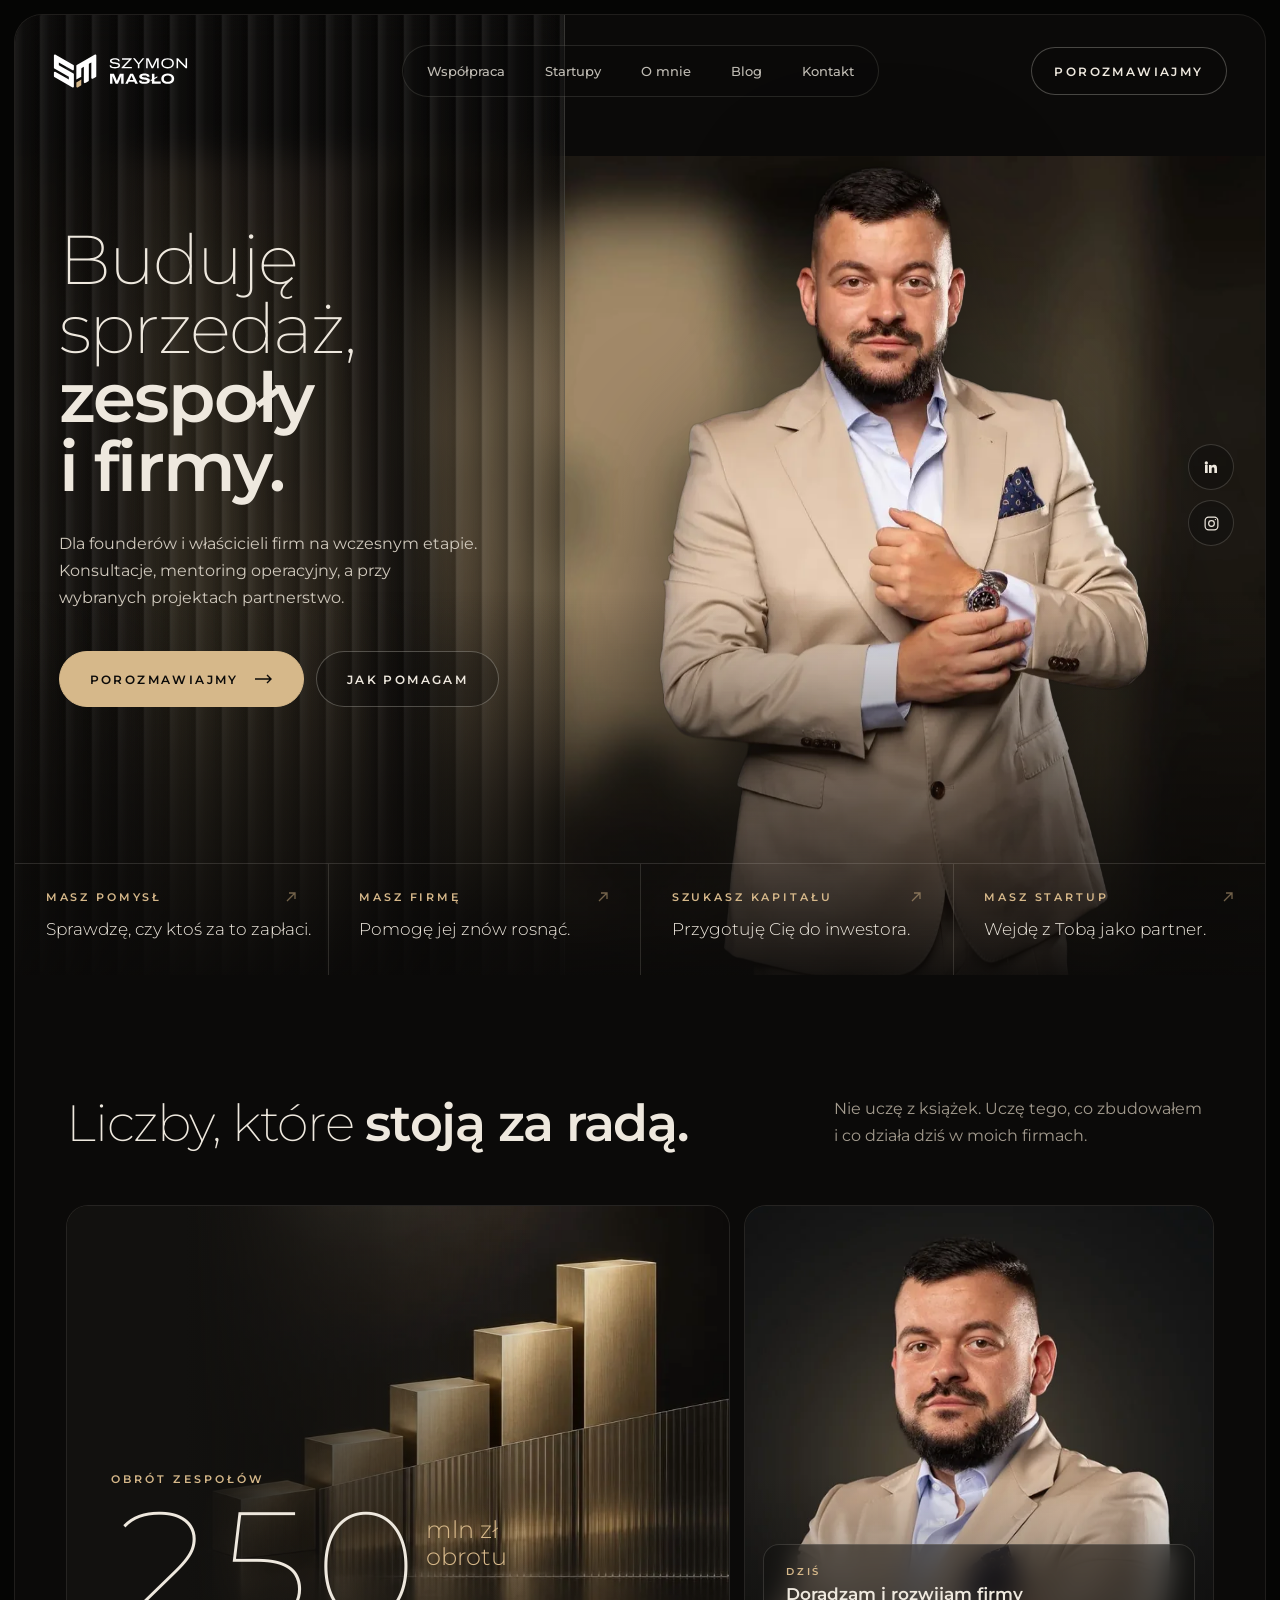
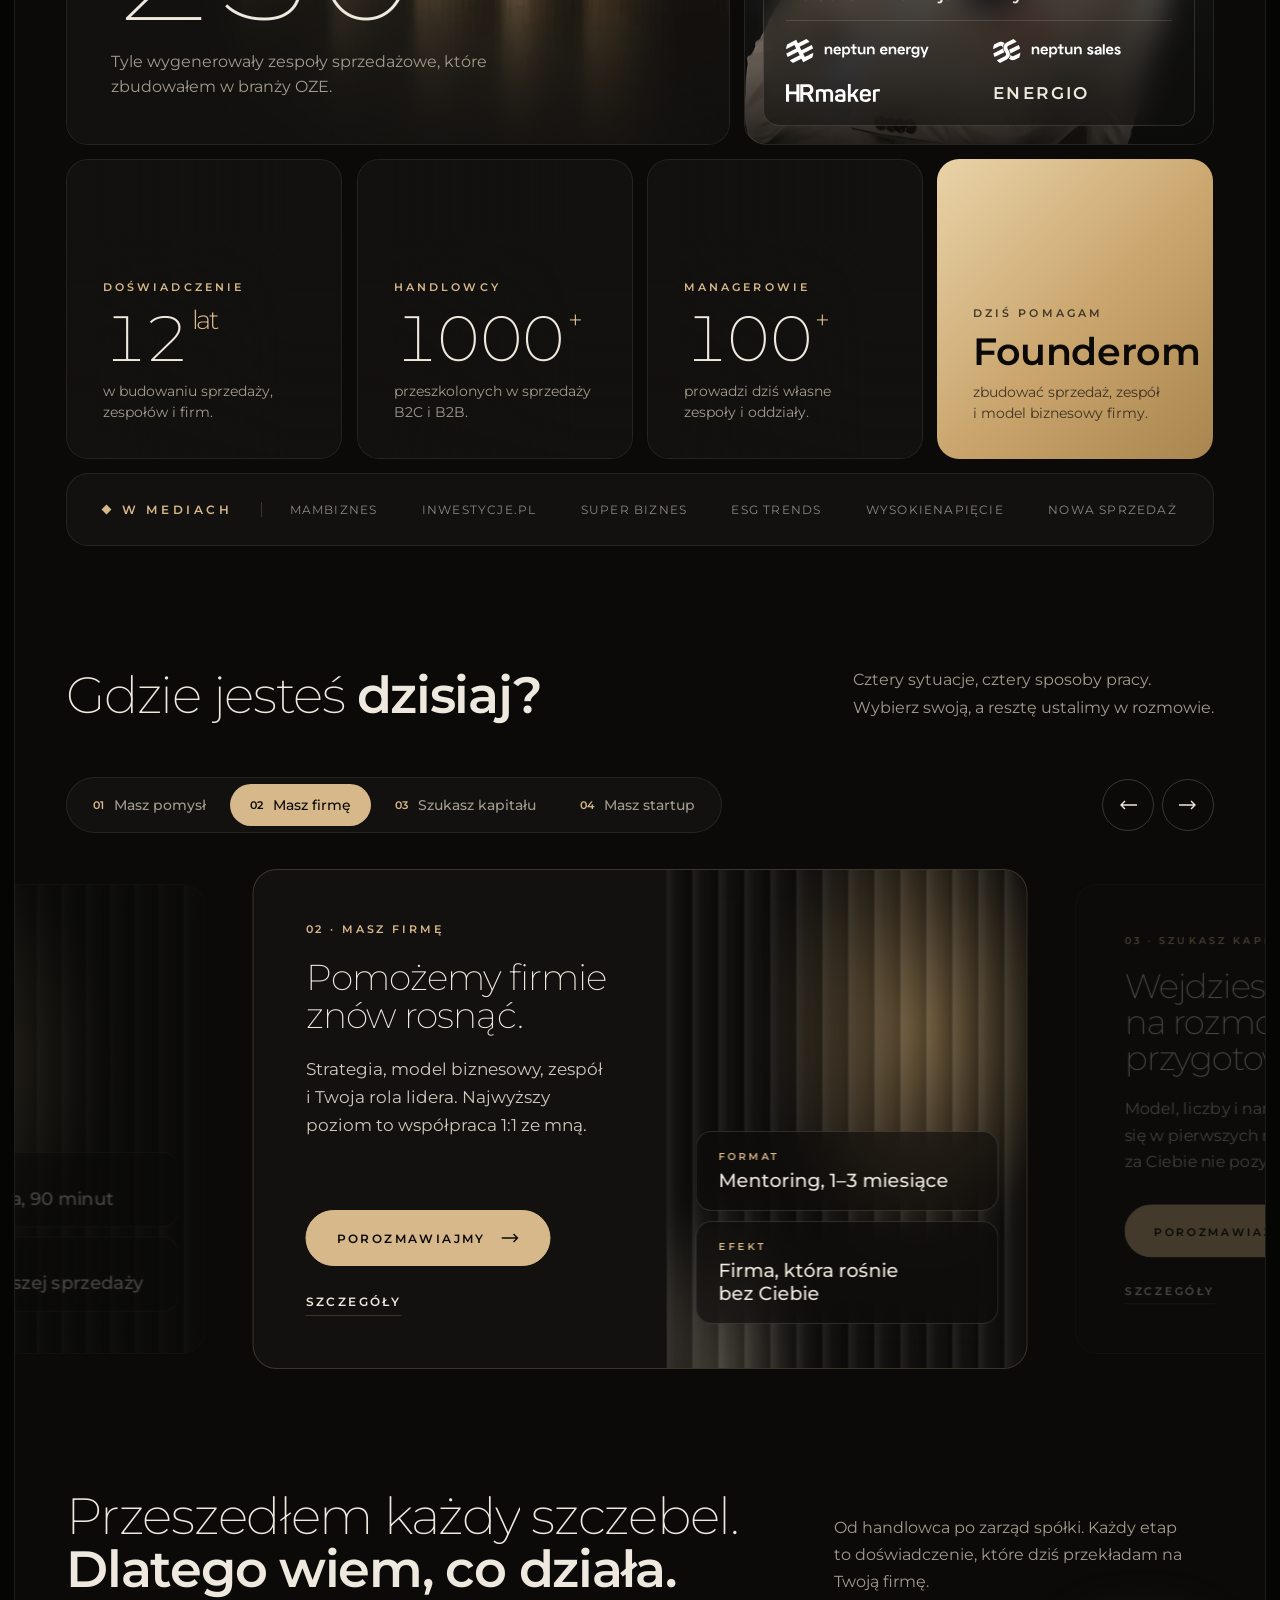
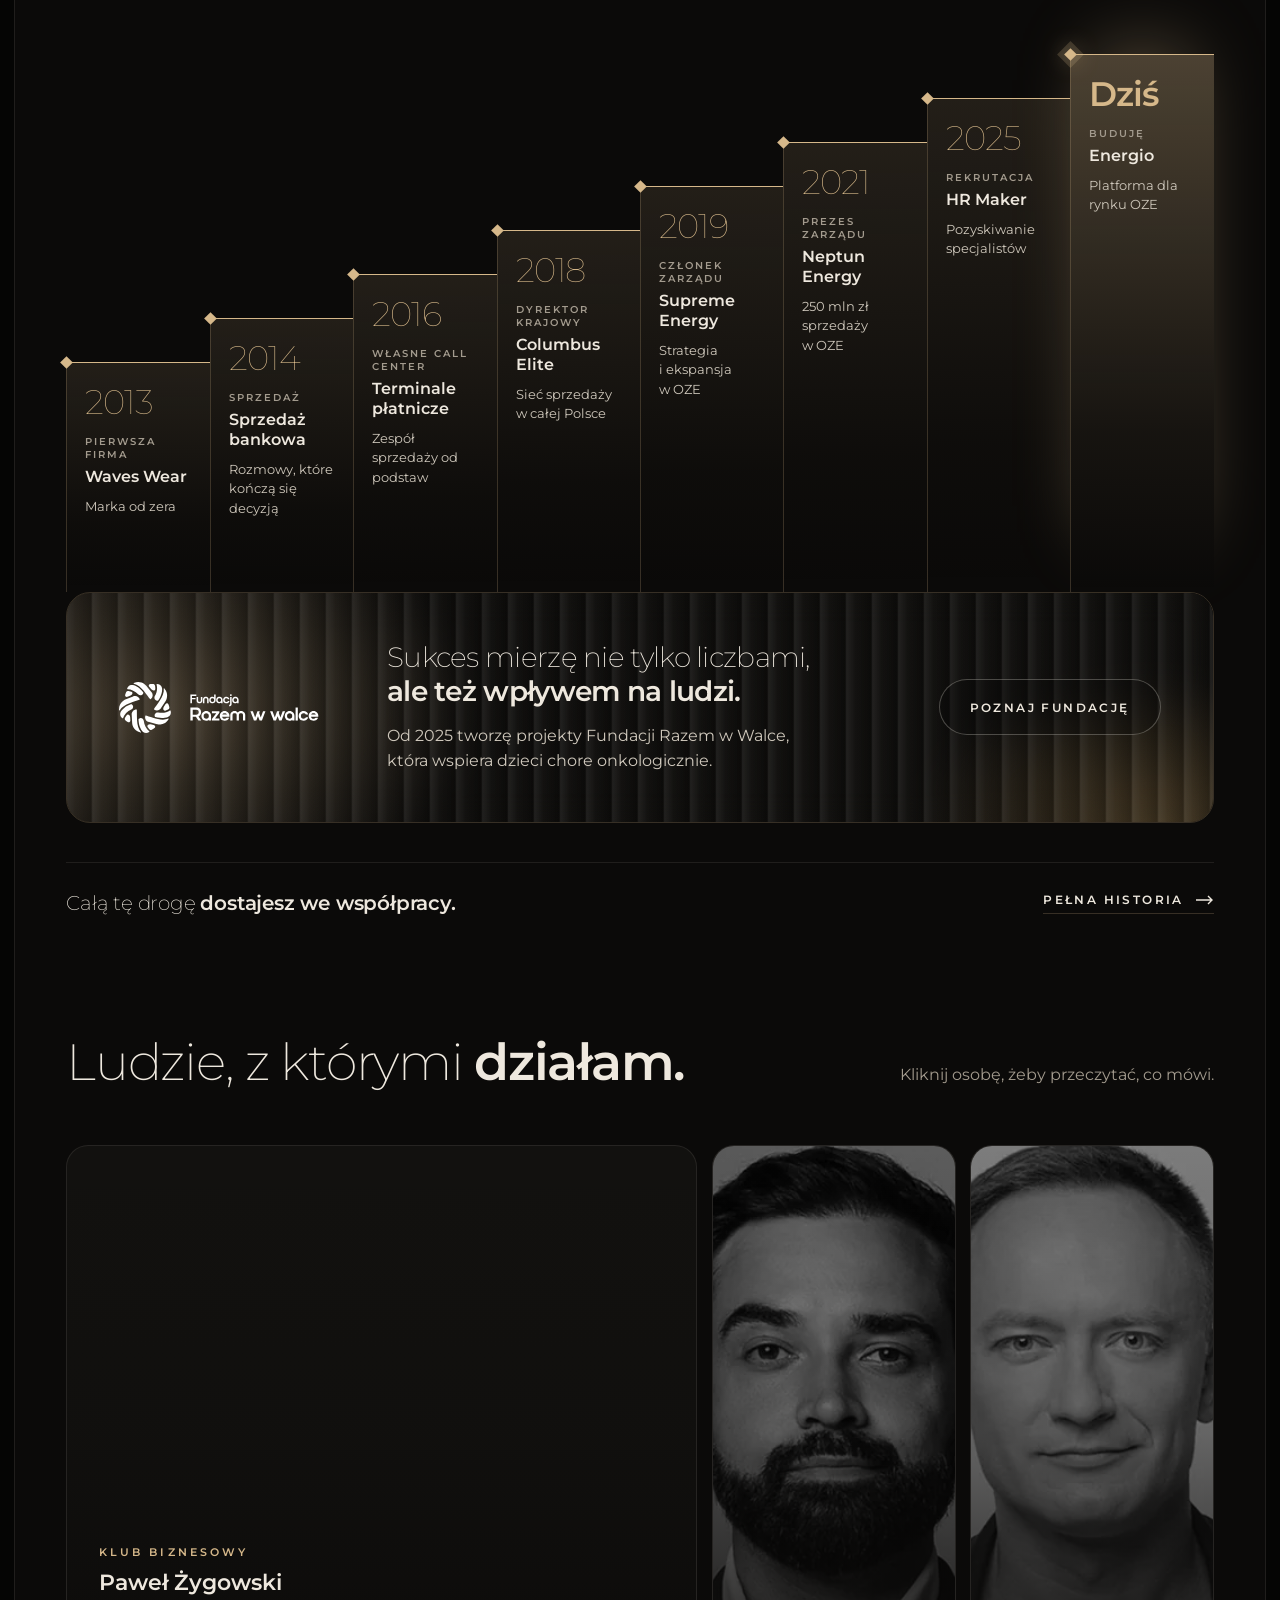
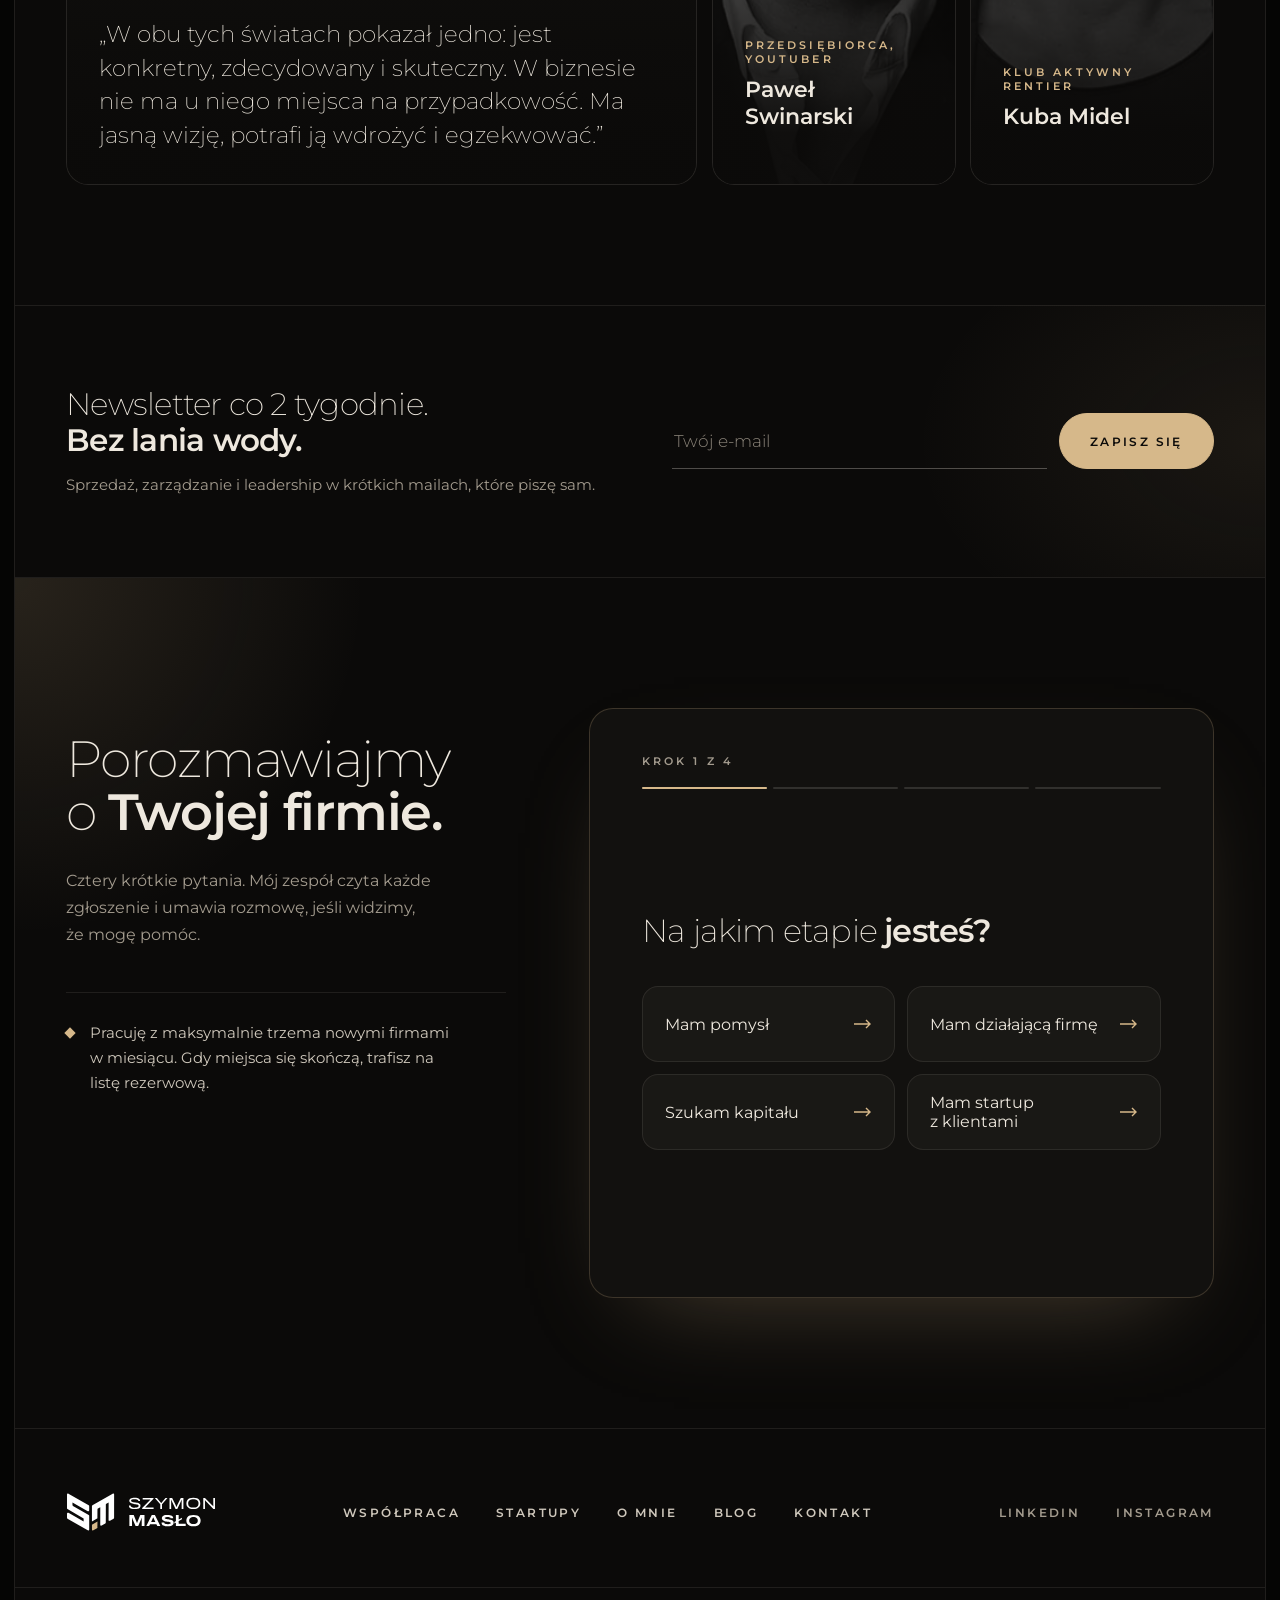
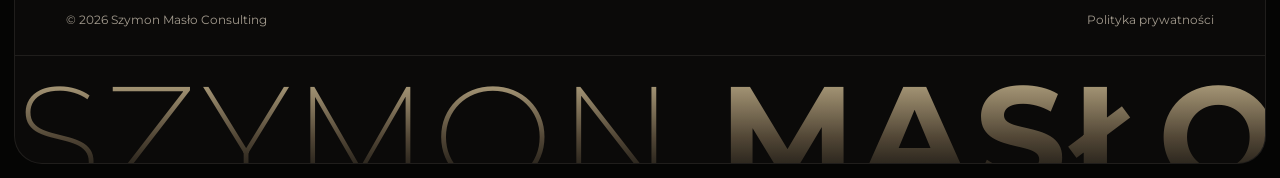
<file: index.html>
<!doctype html>
<html lang="pl">
<head>
<meta charset="utf-8">
<meta name="viewport" content="width=device-width, initial-scale=1">
<title>Szymon Masło – sprzedaż, zespoły i firmy</title>
<meta name="description" content="Dla founderów i właścicieli firm na wczesnym etapie. Konsultacje, mentoring operacyjny, a przy wybranych projektach partnerstwo.">
<meta name="robots" content="noindex, nofollow"><!-- wersja do akceptacji: usuń przy publikacji -->
<meta name="theme-color" content="#050504">
<meta property="og:title" content="Szymon Masło">
<meta property="og:description" content="Buduję sprzedaż, zespoły i firmy.">
<meta property="og:image" content="assets/img/og.jpg">
<link rel="icon" href="assets/logo/oryginaly/logo-512.png">

<!-- Font: na start Google Fonts, docelowo self-hosted woff2 (latin-ext) w assets/fonts + preload -->
<link rel="preconnect" href="https://fonts.googleapis.com">
<link rel="preconnect" href="https://fonts.gstatic.com" crossorigin>
<link rel="stylesheet" href="https://fonts.googleapis.com/css2?family=Montserrat:wght@100..800&amp;display=swap">

<!-- LCP: zdjęcie Szymona i tło hero -->
<link rel="preload" as="image" type="image/webp" href="assets/img/hero-szymon-cutout-805.webp" imagesrcset="assets/img/hero-szymon-cutout-480.webp 480w, assets/img/hero-szymon-cutout-805.webp 805w" imagesizes="(max-width: 640px) 240px, 510px" fetchpriority="high">

<link rel="stylesheet" href="assets/css/tokens.css">
<link rel="stylesheet" href="assets/css/base.css">
<link rel="stylesheet" href="assets/css/sections/header.css">
<link rel="stylesheet" href="assets/css/sections/hero.css">
<link rel="stylesheet" href="assets/css/sections/results.css">
<link rel="stylesheet" href="assets/css/sections/paths.css">
<link rel="stylesheet" href="assets/css/sections/career.css">
<link rel="stylesheet" href="assets/css/sections/mission.css">
<link rel="stylesheet" href="assets/css/sections/people.css">
<link rel="stylesheet" href="assets/css/sections/newsletter.css">
<link rel="stylesheet" href="assets/css/sections/apply.css">
<link rel="stylesheet" href="assets/css/sections/footer.css">
<link rel="stylesheet" href="assets/css/motion.css">
<script>
  /* Animacje tylko z JS i bez prefers-reduced-motion. Bezpiecznik: gdy main.js się nie wczyta w 3 s, pokaż wszystko. */
  (function (h) {
    h.classList.add('js');
    if (!matchMedia('(prefers-reduced-motion: reduce)').matches) h.classList.add('motion');
    setTimeout(function () { if (!h.classList.contains('motion-ready')) h.classList.remove('motion'); }, 3000);
  })(document.documentElement);
</script>
<script type="module" src="assets/js/main.js"></script>
</head>
<body>
<a class="skip-link" href="#tresc">Przejdź do treści</a>
<div class="scroll-progress" aria-hidden="true"></div>

<div class="site">
<div class="site-frame" id="top">

<!-- ============ template-part: home/hero (+ header.php) ============ -->
<section class="hero" aria-labelledby="hero-h" data-section="hero">
  <div class="hero__bg" aria-hidden="true">
    <img src="assets/img/hero-bg-korytarz-1280.webp" srcset="assets/img/hero-bg-korytarz-768.webp 768w, assets/img/hero-bg-korytarz-1280.webp 1280w, assets/img/hero-bg-korytarz-1920.webp 1920w" sizes="(max-width: 640px) 200vw, 100vw" width="1920" height="1080" alt="" decoding="async">
  </div>
  <div class="hero__photo">
    <img src="assets/img/hero-szymon-cutout-805.webp" srcset="assets/img/hero-szymon-cutout-480.webp 480w, assets/img/hero-szymon-cutout-805.webp 805w" sizes="(max-width: 640px) 240px, 510px" width="805" height="1439" alt="Szymon Masło w beżowym garniturze" fetchpriority="high">
  </div>
  <div class="hero__glass flute" aria-hidden="true"></div>
  <div class="hero__dim" aria-hidden="true"></div>

  <header class="topbar">
    <a class="topbar__logo" href="#top" aria-label="Szymon Masło, strona główna"><img src="assets/logo/szymon-maslo-white.svg" width="142" height="36" alt=""></a>
    <nav class="topbar__nav" aria-label="Główna nawigacja">
      <a href="wspolpraca/">Współpraca</a>
      <a href="startupy/">Startupy</a>
      <a href="o-mnie/">O mnie</a>
      <a href="#">Blog</a>
      <a href="kontakt/">Kontakt</a>
    </nav>
    <div class="topbar__actions">
      <a class="btn btn--ghost topbar__cta" href="#porozmawiajmy">Porozmawiajmy</a>
      <button class="topbar__menu-btn" type="button" aria-label="Otwórz menu" aria-expanded="false" aria-controls="mobile-menu" data-mmenu-open><svg width="20" height="20" viewBox="0 0 24 24" fill="none" stroke="currentColor" stroke-width="1.5" stroke-linecap="round" aria-hidden="true"><path d="M4 9h16M4 15h16"/></svg></button>
    </div>
  </header>

  <div class="hero__social">
    <a href="https://www.linkedin.com/in/szymonmaslo/" aria-label="LinkedIn" rel="noopener" target="_blank"><svg width="16" height="16" viewBox="0 0 24 24" fill="currentColor" aria-hidden="true"><path d="M4.98 3.5a2.5 2.5 0 1 1 0 5 2.5 2.5 0 0 1 0-5zM3 9h4v12H3zM9 9h3.8v1.7h.05c.53-1 1.83-2.05 3.77-2.05C20.6 8.65 21 11.3 21 14.7V21h-4v-5.6c0-1.34-.02-3.06-1.86-3.06-1.87 0-2.15 1.46-2.15 2.96V21H9z"/></svg></a>
    <a href="https://www.instagram.com/szymon_maslovsky" aria-label="Instagram" rel="noopener" target="_blank"><svg width="17" height="17" viewBox="0 0 24 24" fill="none" stroke="currentColor" stroke-width="1.7" aria-hidden="true"><rect x="3" y="3" width="18" height="18" rx="5"/><circle cx="12" cy="12" r="4"/><circle cx="17.5" cy="6.5" r="1" fill="currentColor" stroke="none"/></svg></a>
  </div>

  <div class="hero__copy" id="tresc">
    <h1 class="hero__title thin" id="hero-h" data-split>Buduję sprzedaż, <b>zespoły i&nbsp;firmy.</b></h1>
    <p class="hero__lead lead">Dla founderów i&nbsp;właścicieli firm na wczesnym etapie. Konsultacje, mentoring operacyjny, a&nbsp;przy wybranych projektach partnerstwo.</p>
    <div class="hero__ctas">
      <a class="btn" href="#porozmawiajmy">Porozmawiajmy <svg width="18" height="10" viewBox="0 0 18 10" fill="none" stroke="currentColor" stroke-width="1.4" aria-hidden="true"><path d="M0 5h16M12 1l4 4-4 4"/></svg></a>
      <a class="btn btn--ghost" href="#sciezki">Jak pomagam</a>
    </div>
  </div>

  <nav class="hero__cells" aria-label="Twoja sytuacja">
    <a class="hero__cell" href="#sciezki"><span class="hero__cell-label">Masz pomysł <svg width="12" height="12" viewBox="0 0 12 12" fill="none" stroke="currentColor" stroke-width="1.3" aria-hidden="true"><path d="M2 10L10 2M4 2h6v6"/></svg></span><span class="hero__cell-text">Sprawdzę, czy ktoś za to zapłaci.</span></a>
    <a class="hero__cell" href="#sciezki"><span class="hero__cell-label">Masz firmę <svg width="12" height="12" viewBox="0 0 12 12" fill="none" stroke="currentColor" stroke-width="1.3" aria-hidden="true"><path d="M2 10L10 2M4 2h6v6"/></svg></span><span class="hero__cell-text">Pomogę jej znów rosnąć.</span></a>
    <a class="hero__cell" href="#sciezki"><span class="hero__cell-label">Szukasz kapitału <svg width="12" height="12" viewBox="0 0 12 12" fill="none" stroke="currentColor" stroke-width="1.3" aria-hidden="true"><path d="M2 10L10 2M4 2h6v6"/></svg></span><span class="hero__cell-text">Przygotuję Cię do inwestora.</span></a>
    <a class="hero__cell" href="#sciezki"><span class="hero__cell-label">Masz startup <svg width="12" height="12" viewBox="0 0 12 12" fill="none" stroke="currentColor" stroke-width="1.3" aria-hidden="true"><path d="M2 10L10 2M4 2h6v6"/></svg></span><span class="hero__cell-text">Wejdę z&nbsp;Tobą jako partner.</span></a>
  </nav>
</section>

<main>
<!-- ============ template-part: home/results ============ -->
<section class="sec results" id="liczby" aria-labelledby="wynik-h" data-section="results">
  <div class="wrap">
    <div class="sec-head">
      <h2 class="h2 thin" id="wynik-h" data-split>Liczby, które <b>stoją za radą.</b></h2>
      <p class="lead" data-reveal style="--delay:.25s">Nie uczę z&nbsp;książek. Uczę tego, co zbudowałem i&nbsp;co działa dziś w&nbsp;moich firmach.</p>
    </div>
    <div class="results__grid" data-results-grid data-stagger="scale">
      <article class="results__tile results__tile--big">
        <div class="results__art" aria-hidden="true"><img src="assets/img/bento-250mln-schody-1280.webp" srcset="assets/img/bento-250mln-schody-640.webp 640w, assets/img/bento-250mln-schody-1280.webp 1280w" sizes="(max-width: 640px) 820px, 960px" width="1280" height="720" alt="" loading="lazy" decoding="async"></div>
        <div class="results__in">
          <small class="results__label">Obrót zespołów</small>
          <p class="results__big-num"><b aria-hidden="true" data-count>250</b><span aria-hidden="true">mln zł <br>obrotu</span><span class="visually-hidden">250 mln zł obrotu</span></p>
          <p class="results__text">Tyle wygenerowały zespoły sprzedażowe, które zbudowałem w&nbsp;branży OZE.</p>
        </div>
      </article>
      <article class="results__tile results__tile--photo">
        <img class="results__photo" src="assets/img/bento-szymon-bezowy-800.webp" srcset="assets/img/bento-szymon-bezowy-800.webp 800w, assets/img/bento-szymon-bezowy-1200.webp 1200w" sizes="(max-width: 640px) 84vw, (max-width: 1100px) 100vw, 560px" width="1600" height="1600" alt="Szymon Masło w beżowym garniturze, z założonymi rękami" loading="lazy" decoding="async">
        <div class="results__glass">
          <div><small>Dziś</small><b class="results__glass-title">Doradzam i&nbsp;rozwijam firmy</b></div>
          <div class="results__logos">
            <img src="assets/logo/neptun-energy-white.svg" alt="Neptun Energy" loading="lazy">
            <img src="assets/logo/neptun-sales-white.svg" alt="Neptun Sales" loading="lazy">
            <img src="assets/logo/hr-maker-white.svg" alt="HR Maker" loading="lazy">
            <span class="results__wordmark">ENERGIO</span>
          </div>
        </div>
      </article>
      <article class="results__tile results__tile--stat">
        <div class="results__art" aria-hidden="true"><img src="assets/img/bento-12lat-klepsydra-640.webp" srcset="assets/img/bento-12lat-klepsydra-640.webp 640w, assets/img/bento-12lat-klepsydra-1280.webp 1280w" sizes="(max-width: 640px) 820px, 540px" width="1280" height="720" alt="" loading="lazy" decoding="async"></div>
        <div class="results__in"><small class="results__label">Doświadczenie</small><span class="results__value"><span data-count>12</span><sup>lat</sup></span><p class="results__text">w&nbsp;budowaniu sprzedaży, zespołów i&nbsp;firm.</p></div>
      </article>
      <article class="results__tile results__tile--stat">
        <div class="results__art" aria-hidden="true"><img src="assets/img/bento-handlowcy-siec-640.webp" srcset="assets/img/bento-handlowcy-siec-640.webp 640w, assets/img/bento-handlowcy-siec-1280.webp 1280w" sizes="(max-width: 640px) 820px, 540px" width="1280" height="720" alt="" loading="lazy" decoding="async"></div>
        <div class="results__in"><small class="results__label">Handlowcy</small><span class="results__value"><span data-count>1000</span><sup>+</sup></span><p class="results__text">przeszkolonych w&nbsp;sprzedaży B2C i&nbsp;B2B.</p></div>
      </article>
      <article class="results__tile results__tile--stat">
        <div class="results__art" aria-hidden="true"><img src="assets/img/bento-managerowie-krol-640.webp" srcset="assets/img/bento-managerowie-krol-640.webp 640w, assets/img/bento-managerowie-krol-1280.webp 1280w" sizes="(max-width: 640px) 820px, 540px" width="1280" height="720" alt="" loading="lazy" decoding="async"></div>
        <div class="results__in"><small class="results__label">Managerowie</small><span class="results__value"><span data-count>100</span><sup>+</sup></span><p class="results__text">prowadzi dziś własne <br>zespoły i&nbsp;oddziały.</p></div>
      </article>
      <article class="results__tile results__tile--stat results__tile--gold">
        <div class="results__in"><small class="results__label">Dziś pomagam</small><span class="results__value">Founderom</span><p class="results__text">zbudować sprzedaż, zespół i&nbsp;model biznesowy firmy.</p></div>
      </article>
      <div class="results__tile results__press" data-results-skip>
        <small class="results__press-label">W mediach</small>
        <ul class="results__press-list" data-stagger="fade" style="--delay:.9s"><li>MamBiznes</li><li>Inwestycje.pl</li><li>Super Biznes</li><li>ESG Trends</li><li>WysokieNapięcie</li><li>Nowa Sprzedaż</li></ul>
      </div>
    </div>
    <div class="results__dots" data-results-dots aria-hidden="true"></div>
    <div class="results__press-m" data-reveal><small>W mediach</small><p>MamBiznes · Inwestycje.pl · Super Biznes · ESG Trends · WysokieNapięcie · Nowa Sprzedaż</p></div>
  </div>
</section>

<!-- ============ template-part: home/paths ============ -->
<section class="sec sec--flush-top paths" id="sciezki" aria-labelledby="sciezki-h" data-section="paths">
  <div class="wrap">
    <div class="sec-head">
      <h2 class="h2 thin" id="sciezki-h" data-split>Gdzie jesteś <b>dzisiaj?</b></h2>
      <p class="lead" data-reveal style="--delay:.25s">Cztery sytuacje, cztery sposoby pracy. <br>Wybierz swoją, a&nbsp;resztę ustalimy w&nbsp;rozmowie.</p>
    </div>
    <div class="paths__top" data-reveal>
      <div class="paths__tabs" role="tablist" aria-label="Twoja sytuacja" data-paths-tabs></div>
      <div class="paths__arrows">
        <button type="button" class="paths__arrow" aria-label="Poprzednia ścieżka" data-paths-prev><svg width="18" height="10" viewBox="0 0 18 10" fill="none" stroke="currentColor" stroke-width="1.4" aria-hidden="true"><path d="M18 5H2M6 1L2 5l4 4"/></svg></button>
        <button type="button" class="paths__arrow" aria-label="Następna ścieżka" data-paths-next><svg width="18" height="10" viewBox="0 0 18 10" fill="none" stroke="currentColor" stroke-width="1.4" aria-hidden="true"><path d="M0 5h16M12 1l4 4-4 4"/></svg></button>
      </div>
    </div>
    <div class="paths__slider" data-paths-slider data-reveal="right" style="--delay:.15s">
      <div class="paths__track" data-paths-track></div>
    </div>
    <div class="paths__dots" role="group" aria-label="Wybierz ścieżkę" data-paths-dots></div>
  </div>
</section>

<!-- ============ template-part: home/career ============ -->
<section class="sec sec--flush-top career" id="droga" aria-labelledby="droga-h" data-section="career">
  <div class="wrap">
    <div class="sec-head">
      <h2 class="h2 thin" id="droga-h" data-split>Przeszedłem każdy szczebel. <br><b>Dlatego wiem, co działa.</b></h2>
      <p class="lead" data-reveal style="--delay:.25s">Od handlowca po zarząd spółki. Każdy etap to doświadczenie, które dziś przekładam na Twoją firmę.</p>
    </div>
    <ol class="career__stairs" data-career-list data-stagger="stairs"></ol>
    <div class="mission" data-reveal="scale">
      <div class="mission__glow" aria-hidden="true"></div>
      <div class="flute mission__flute" aria-hidden="true"></div>
      <div class="mission__in">
        <img src="assets/logo/fundacja-razem-w-walce-white.svg" alt="Fundacja Razem w Walce" loading="lazy">
        <div>
          <h3 class="mission__title thin">Sukces mierzę nie tylko liczbami, <br><b>ale też wpływem na ludzi.</b></h3>
          <p class="mission__text">Od 2025 tworzę projekty Fundacji Razem w&nbsp;Walce, <br>która wspiera dzieci chore onkologicznie.</p>
        </div>
        <a class="btn btn--ghost" href="#">Poznaj fundację</a>
      </div>
    </div>
    <div class="career__foot" data-reveal>
      <p>Całą tę drogę <b>dostajesz we współpracy.</b></p>
      <a class="tlink" href="o-mnie/">Pełna historia <svg width="18" height="10" viewBox="0 0 18 10" fill="none" stroke="currentColor" stroke-width="1.4" aria-hidden="true"><path d="M0 5h16M12 1l4 4-4 4"/></svg></a>
    </div>
  </div>
</section>

<!-- ============ template-part: home/people ============ -->
<section class="sec sec--flush-top people" id="opinie" aria-labelledby="opinie-h" data-section="people">
  <div class="wrap">
    <div class="sec-head">
      <h2 class="h2 thin" id="opinie-h" data-split>Ludzie, z&nbsp;którymi <b>działam.</b></h2>
      <p class="lead" data-reveal style="--delay:.25s">Kliknij osobę, żeby przeczytać, co mówi.</p>
    </div>
    <div class="people__list" data-people-list data-stagger="scale"></div>
  </div>
</section>

<!-- ============ template-part: home/newsletter ============ -->
<section class="newsletter" aria-labelledby="news-h" data-section="newsletter">
  <div class="wrap newsletter__in">
    <div data-reveal="left">
      <h2 class="newsletter__title thin" id="news-h">Newsletter co 2&nbsp;tygodnie. <br><b>Bez lania wody.</b></h2>
      <p class="newsletter__text">Sprzedaż, zarządzanie i&nbsp;leadership w&nbsp;krótkich mailach, które piszę sam.</p>
    </div>
    <!-- Akcja do podmiany po wyborze narzędzia: zmień action/method i usuń data-newsletter-mock -->
    <form data-reveal style="--delay:.2s" class="newsletter__form" action="#" method="post" data-newsletter data-newsletter-mock>
      <label class="newsletter__field"><span class="visually-hidden">Adres e-mail</span><input type="email" name="email" placeholder="Twój e-mail" autocomplete="email" required></label>
      <button class="btn" type="submit">Zapisz się</button>
    </form>
  </div>
</section>

<!-- ============ template-part: home/apply ============ -->
<section class="apply" id="porozmawiajmy" aria-labelledby="apply-h" data-section="apply" data-apply-config="apply">
  <div class="wrap apply__grid">
    <div data-stagger style="--delay:.1s">
      <h2 class="apply__title h2 thin" id="apply-h">Porozmawiajmy o&nbsp;<b>Twojej firmie.</b></h2>
      <p class="apply__lead lead">Cztery krótkie pytania. Mój zespół czyta każde zgłoszenie i&nbsp;umawia rozmowę, jeśli widzimy, <br>że mogę pomóc.</p>
      <div class="apply__limit"><span aria-hidden="true"></span><p>Pracuję z&nbsp;maksymalnie trzema nowymi firmami w&nbsp;miesiącu. Gdy miejsca się skończą, trafisz na listę rezerwową.</p></div>
    </div>

    <form data-reveal="scale" style="--delay:.25s" class="apply__card" data-apply-form data-source="home" data-endpoint="" novalidate aria-labelledby="apply-h">
      <div class="apply__card-top" aria-live="polite"><small data-apply-step-label>Krok 1 z&nbsp;4</small><small data-apply-chosen></small></div>
      <div class="apply__bar" data-apply-bar aria-hidden="true"><i class="is-on"></i><i></i><i></i><i></i></div>

      <div class="apply__step" data-apply-step="1">
        <h3 class="apply__q thin" tabindex="-1" data-apply-heading>Na jakim etapie <b>jesteś?</b></h3>
        <div class="apply__choices" data-apply-choices="stage" data-advance="2" data-arrow></div>
      </div>

      <div class="apply__step" data-apply-step="2" hidden>
        <h3 class="apply__q thin" tabindex="-1" data-apply-heading>Co dziś najbardziej <b>blokuje wzrost?</b></h3>
        <label class="apply__field"><span>Kilka zdań wystarczy</span><textarea name="blocker"></textarea></label>
        <div class="apply__nav"><button class="apply__back" type="button" data-apply-nav="back">Wstecz</button><button class="btn" type="button" data-apply-nav="next">Dalej</button></div>
      </div>

      <div class="apply__step" data-apply-step="3" hidden>
        <h3 class="apply__q thin" tabindex="-1" data-apply-heading>Jakiej współpracy <b>szukasz?</b></h3>
        <div class="apply__choices" data-apply-choices="cooperation" data-advance="4" data-arrow></div>
        <div class="apply__nav"><button class="apply__back" type="button" data-apply-nav="back">Wstecz</button></div>
      </div>

      <div class="apply__step" data-apply-step="4" hidden>
        <h3 class="apply__q thin" tabindex="-1" data-apply-heading>Jak możemy <b>się odezwać?</b></h3>
        <label class="apply__field"><span>Imię i&nbsp;nazwisko</span><input type="text" name="full_name" autocomplete="name" required data-validate="name" aria-describedby="apply-err-name"><em class="apply__error" id="apply-err-name" data-apply-error="full_name"></em></label>
        <div class="apply__row2">
          <label class="apply__field"><span>E-mail</span><input type="email" name="email" autocomplete="email" required data-validate="email" aria-describedby="apply-err-email"><em class="apply__error" id="apply-err-email" data-apply-error="email"></em></label>
          <label class="apply__field"><span>Telefon</span><input type="tel" name="phone" autocomplete="tel" required data-validate="phone" aria-describedby="apply-err-phone"><em class="apply__error" id="apply-err-phone" data-apply-error="phone"></em></label>
        </div>
        <div class="apply__consent-wrap">
          <label class="apply__consent"><input type="checkbox" name="consent" required data-validate="consent" aria-describedby="apply-err-consent"><span>Zgadzam się na kontakt w&nbsp;sprawie zgłoszenia. Szczegóły w&nbsp;<a href="#">polityce prywatności</a>.</span></label>
          <em class="apply__error" id="apply-err-consent" data-apply-error="consent"></em>
        </div>
        <div class="apply__nav"><button class="apply__back" type="button" data-apply-nav="back">Wstecz</button><button class="btn" type="submit">Wyślij</button></div>
      </div>

      <div class="apply__step" data-apply-step="done" hidden>
        <div class="apply__done">
          <h3 class="apply__done-title thin" tabindex="-1" data-apply-heading>Dziękuję. <b>Odezwiemy się.</b></h3>
          <p class="apply__done-text">Mój zespół przeczyta zgłoszenie i&nbsp;skontaktuje się, żeby umówić rozmowę.</p>
        </div>
        <div class="apply__nav"><button class="apply__back" type="button" data-apply-nav="restart">Nowe zgłoszenie</button></div>
      </div>
    </form>
  </div>
</section>
</main>

<!-- ============ footer.php ============ -->
<footer class="footer">
  <div class="wrap footer__row" data-stagger="fade">
    <a href="#top" class="footer__logo" aria-label="Szymon Masło, strona główna"><img src="assets/logo/szymon-maslo-white.svg" width="150" height="38" alt="" loading="lazy"></a>
    <nav class="footer__nav" aria-label="Stopka"><a href="wspolpraca/">Współpraca</a><a href="startupy/">Startupy</a><a href="o-mnie/">O mnie</a><a href="#">Blog</a><a href="kontakt/">Kontakt</a></nav>
    <div class="footer__social"><a href="https://www.linkedin.com/in/szymonmaslo/" rel="noopener" target="_blank">LinkedIn</a><a href="https://www.instagram.com/szymon_maslovsky" rel="noopener" target="_blank">Instagram</a></div>
  </div>
  <div class="wrap footer__bottom"><span>© 2026 Szymon Masło Consulting</span><a href="#">Polityka prywatności</a></div>
  <div class="footer__giant-box" aria-hidden="true" data-reveal-box><div class="footer__giant"><span>Szymon </span><b>Masło</b></div></div>
</footer>

</div>
</div>

<!-- ============ Pasek po przewinięciu (header.php, wariant sticky) ============ -->
<div class="stickybar" data-stickybar>
  <div class="stickybar__in">
    <a class="topbar__logo" href="#top" aria-label="Szymon Masło, strona główna"><img src="assets/logo/szymon-maslo-white.svg" width="142" height="36" alt=""></a>
    <nav class="topbar__nav" aria-label="Nawigacja w pasku">
      <a href="wspolpraca/">Współpraca</a>
      <a href="startupy/">Startupy</a>
      <a href="o-mnie/">O mnie</a>
      <a href="#">Blog</a>
      <a href="kontakt/">Kontakt</a>
    </nav>
    <div class="topbar__actions">
      <a class="btn topbar__cta" href="#porozmawiajmy">Porozmawiajmy</a>
      <button class="topbar__menu-btn" type="button" aria-label="Otwórz menu" aria-expanded="false" aria-controls="mobile-menu" data-mmenu-open><svg width="20" height="20" viewBox="0 0 24 24" fill="none" stroke="currentColor" stroke-width="1.5" stroke-linecap="round" aria-hidden="true"><path d="M4 9h16M4 15h16"/></svg></button>
    </div>
  </div>
</div>

<!-- ============ Menu mobilne (PROPOZYCJA do akceptacji) ============ -->
<dialog class="mmenu" id="mobile-menu" aria-label="Menu">
  <div class="mmenu__panel" tabindex="-1" autofocus>
    <div class="mmenu__flute flute" aria-hidden="true"></div>
    <div class="mmenu__top">
      <a href="#top"><img src="assets/logo/szymon-maslo-white.svg" width="142" height="36" alt="Szymon Masło, strona główna"></a>
      <button class="mmenu__close" type="button" aria-label="Zamknij menu" data-mmenu-close><svg width="20" height="20" viewBox="0 0 24 24" fill="none" stroke="currentColor" stroke-width="1.5" stroke-linecap="round" aria-hidden="true"><path d="M6 6l12 12M18 6L6 18"/></svg></button>
    </div>
    <nav class="mmenu__nav" aria-label="Menu mobilne">
      <a href="wspolpraca/" style="--i:0">Współpraca <small>01</small></a>
      <a href="startupy/" style="--i:1">Startupy <small>02</small></a>
      <a href="o-mnie/" style="--i:2">O mnie <small>03</small></a>
      <a href="#" style="--i:3">Blog <small>04</small></a>
      <a href="kontakt/" style="--i:4">Kontakt <small>05</small></a>
    </nav>
    <div class="mmenu__foot">
      <a class="btn" href="#porozmawiajmy">Porozmawiajmy <svg width="18" height="10" viewBox="0 0 18 10" fill="none" stroke="currentColor" stroke-width="1.4" aria-hidden="true"><path d="M0 5h16M12 1l4 4-4 4"/></svg></a>
      <div class="mmenu__social"><a href="https://www.linkedin.com/in/szymonmaslo/" rel="noopener" target="_blank">LinkedIn</a><a href="https://www.instagram.com/szymon_maslovsky" rel="noopener" target="_blank">Instagram</a></div>
    </div>
  </div>
</dialog>
</body>
</html>
</file>
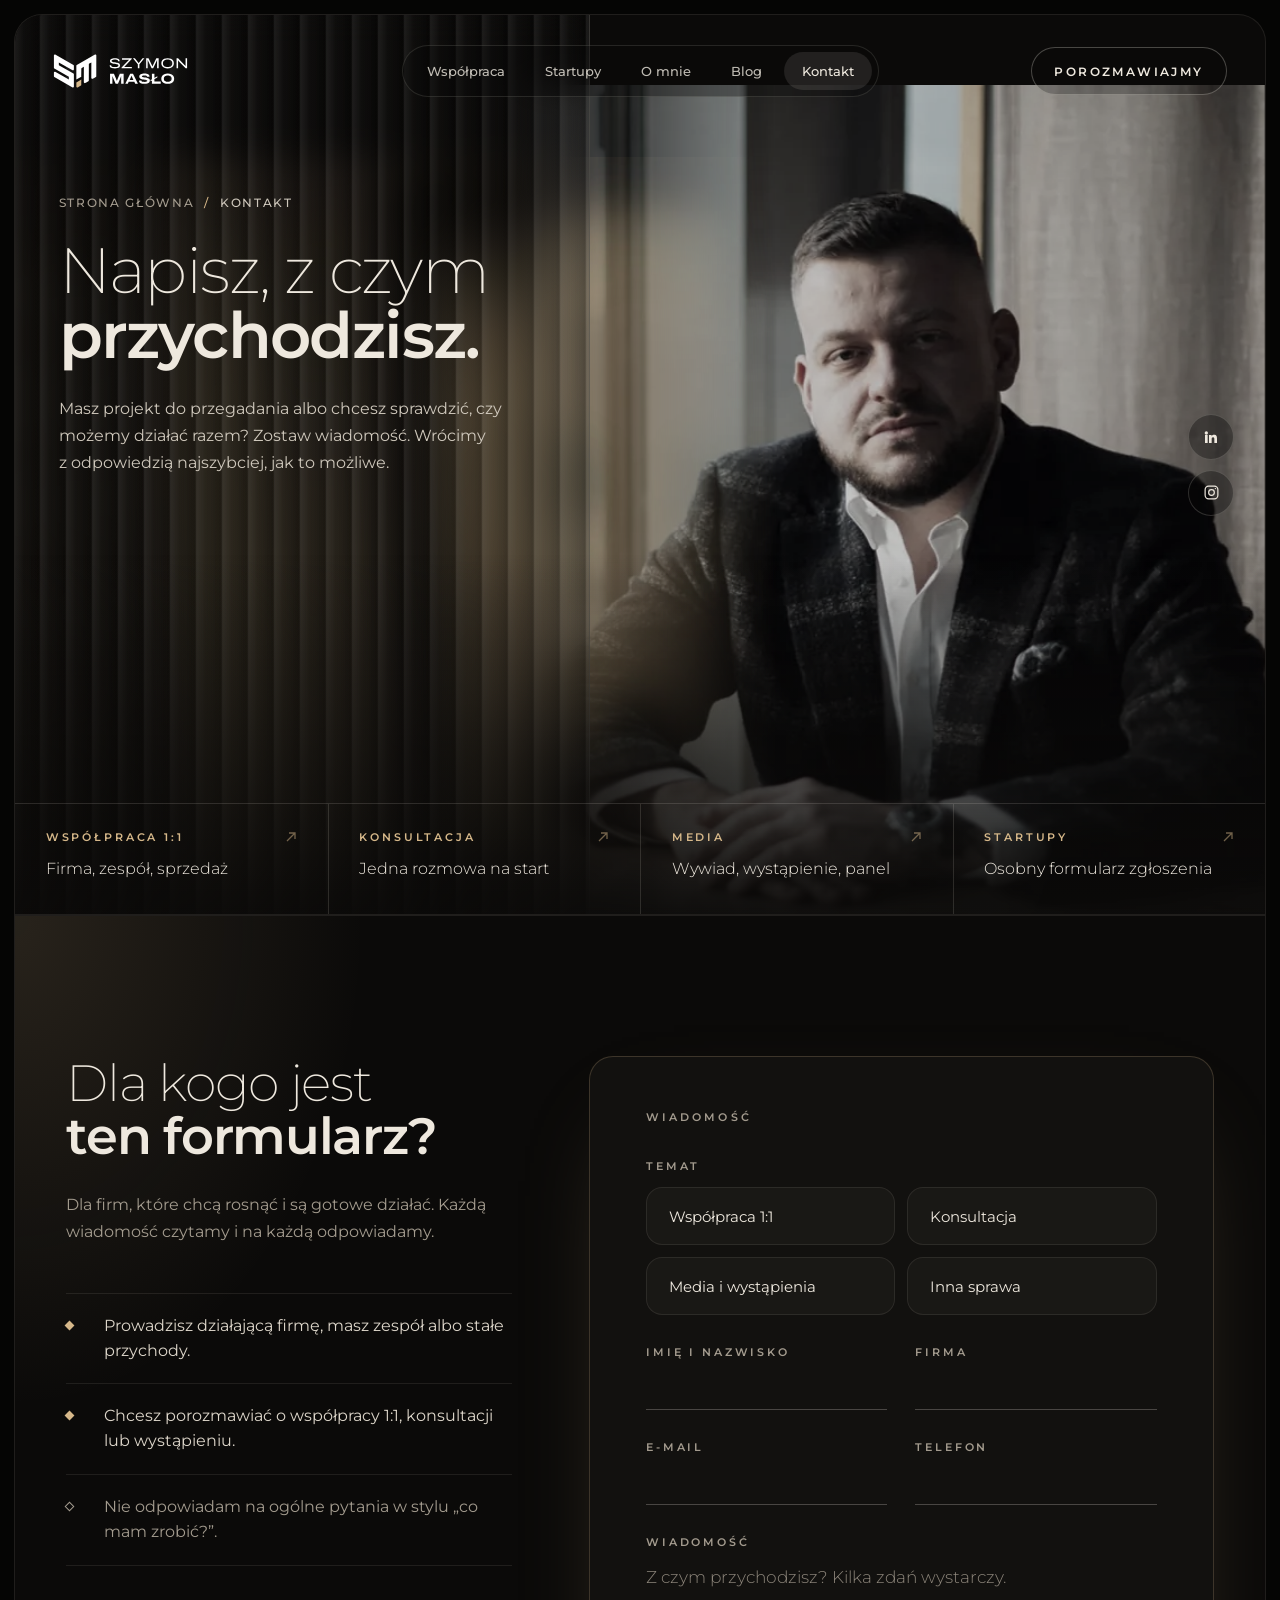
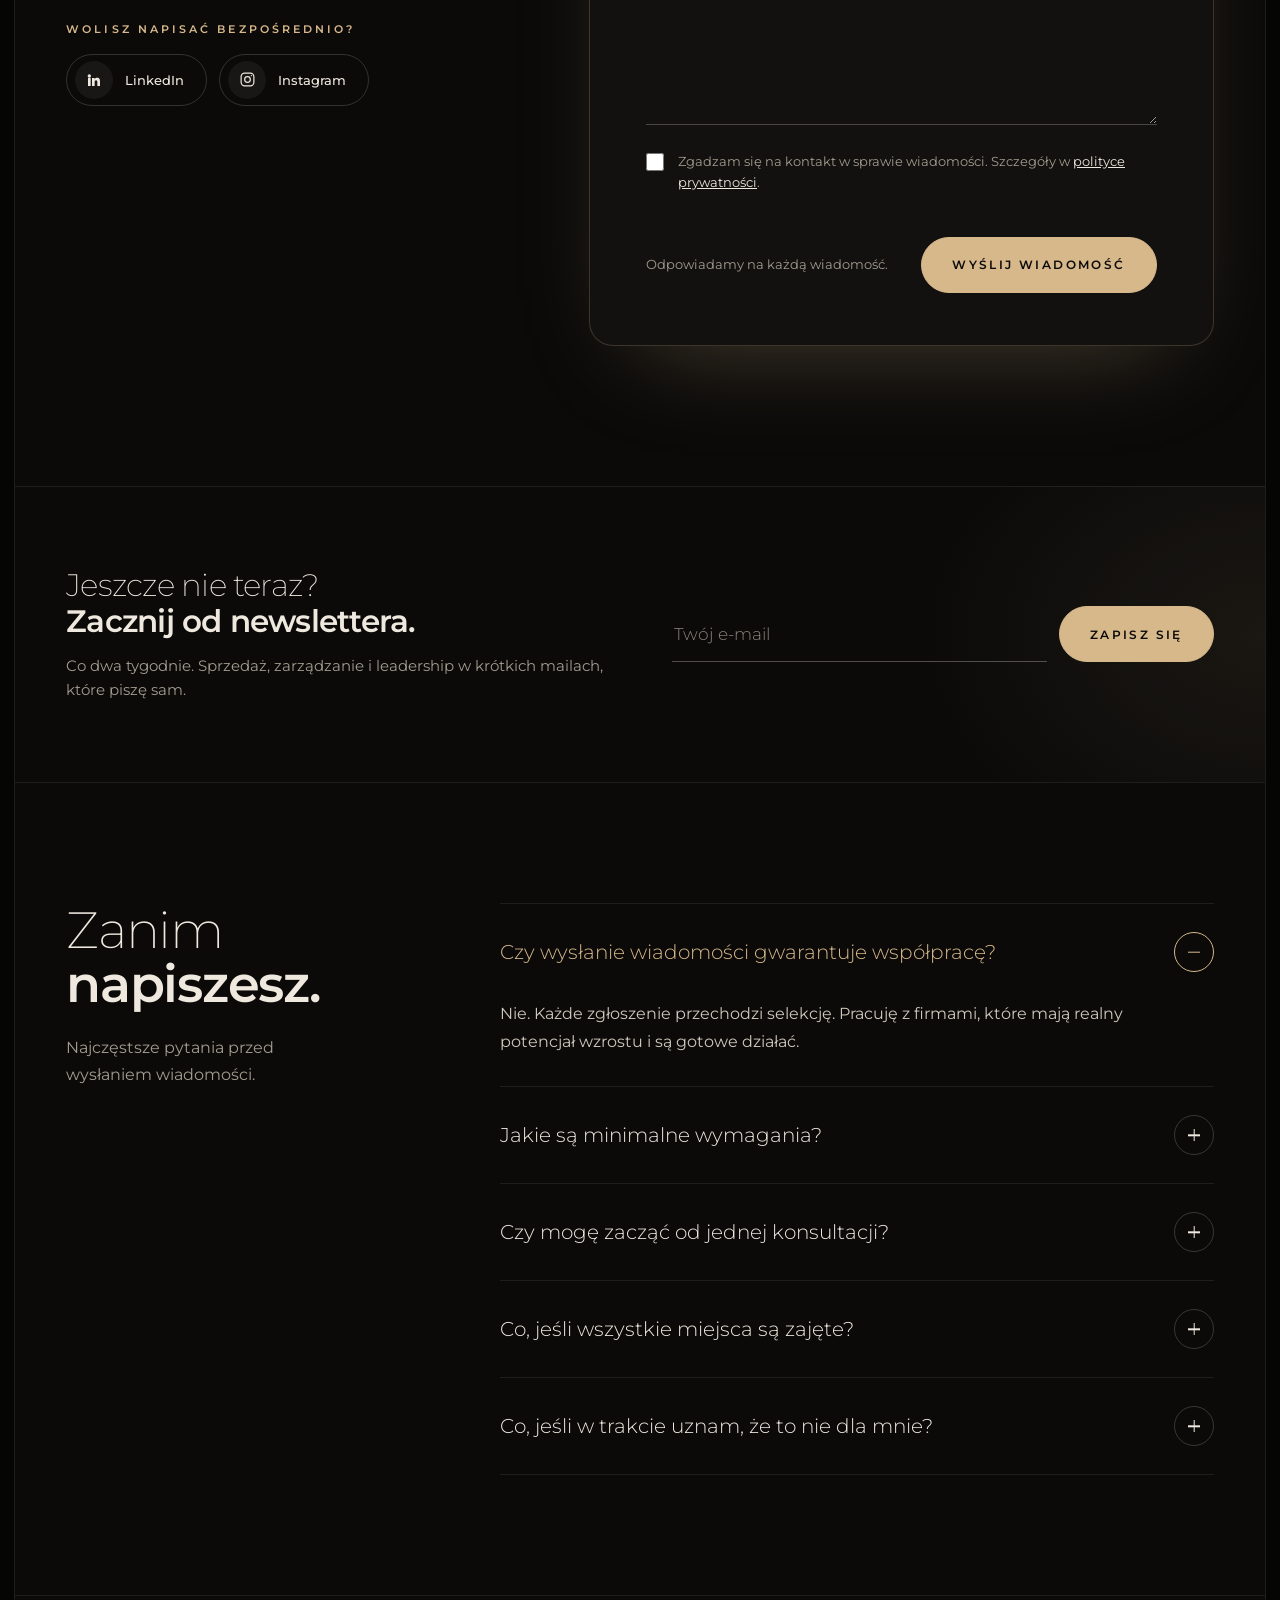
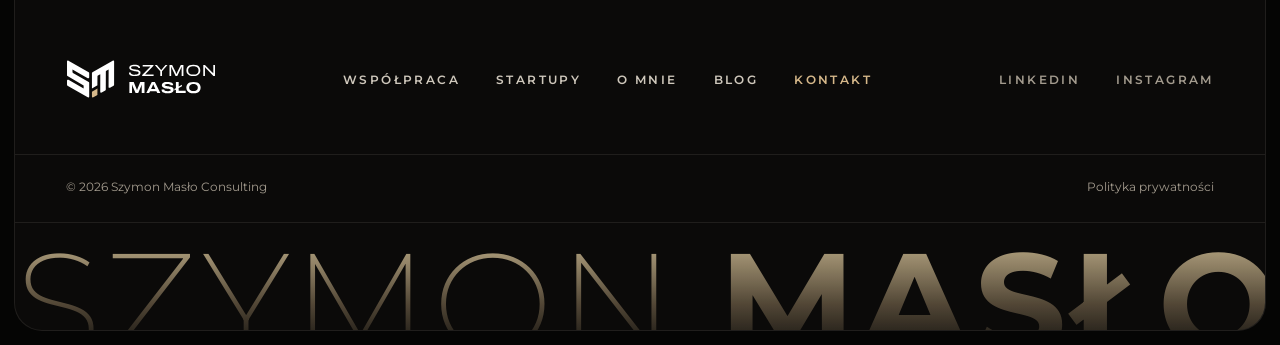
<file: kontakt/index.html>
<!doctype html>
<html lang="pl">
<head>
<meta charset="utf-8">
<meta name="viewport" content="width=device-width, initial-scale=1">
<title>Kontakt – Szymon Masło</title>
<meta name="description" content="Masz projekt do przegadania albo chcesz sprawdzić, czy możemy działać razem? Zostaw wiadomość.">
<meta name="robots" content="noindex, nofollow"><!-- wersja do akceptacji: usuń przy publikacji -->
<meta name="theme-color" content="#050504">
<meta property="og:title" content="Kontakt – Szymon Masło">
<meta property="og:description" content="Masz projekt do przegadania albo chcesz sprawdzić, czy możemy działać razem? Zostaw wiadomość.">
<meta property="og:image" content="../assets/img/og.jpg">
<link rel="icon" href="../assets/logo/oryginaly/logo-512.png">

<!-- Font: na start Google Fonts, docelowo self-hosted woff2 (latin-ext) w assets/fonts + preload -->
<link rel="preconnect" href="https://fonts.googleapis.com">
<link rel="preconnect" href="https://fonts.gstatic.com" crossorigin>
<link rel="stylesheet" href="https://fonts.googleapis.com/css2?family=Montserrat:wght@100..800&amp;display=swap">

<!-- LCP: zdjęcie w hero podstrony -->
<link rel="preload" as="image" type="image/webp" href="../assets/img/podstrony/kontakt-hero-1400.webp" imagesrcset="../assets/img/podstrony/kontakt-hero-800.webp 800w, ../assets/img/podstrony/kontakt-hero-1400.webp 1400w" imagesizes="(max-width: 640px) 100vw, 60vw" fetchpriority="high">

<link rel="stylesheet" href="../assets/css/tokens.css">
<link rel="stylesheet" href="../assets/css/base.css">
<link rel="stylesheet" href="../assets/css/sections/header.css">
<link rel="stylesheet" href="../assets/css/sections/hero.css">
<link rel="stylesheet" href="../assets/css/sections/subhero.css">
<link rel="stylesheet" href="../assets/css/sections/apply.css">
<link rel="stylesheet" href="../assets/css/sections/contact.css">
<link rel="stylesheet" href="../assets/css/sections/newsletter.css">
<link rel="stylesheet" href="../assets/css/sections/faq.css">
<link rel="stylesheet" href="../assets/css/sections/footer.css">
<link rel="stylesheet" href="../assets/css/motion.css">
<script>
  /* Animacje tylko z JS i bez prefers-reduced-motion. Bezpiecznik: gdy main.js się nie wczyta w 3 s, pokaż wszystko. */
  (function (h) {
    h.classList.add('js');
    if (!matchMedia('(prefers-reduced-motion: reduce)').matches) h.classList.add('motion');
    setTimeout(function () { if (!h.classList.contains('motion-ready')) h.classList.remove('motion'); }, 3000);
  })(document.documentElement);
</script>
<script type="module" src="../assets/js/main.js"></script>
</head>
<body>
<a class="skip-link" href="#tresc">Przejdź do treści</a>
<div class="scroll-progress" aria-hidden="true"></div>

<div class="site">
<div class="site-frame" id="top">

<!-- ============ template-part: kontakt/hero (+ header.php) ============ -->
<section class="hero hero--sub hero--kontakt" aria-labelledby="hero-h" data-section="hero">
  <div class="hero__bg" aria-hidden="true">
    <img src="../assets/img/hero-bg-korytarz-1280.webp" srcset="../assets/img/hero-bg-korytarz-768.webp 768w, ../assets/img/hero-bg-korytarz-1280.webp 1280w, ../assets/img/hero-bg-korytarz-1920.webp 1920w" sizes="(max-width: 640px) 200vw, 100vw" width="1920" height="1080" alt="" decoding="async">
  </div>
  <div class="hero__shot">
    <img src="../assets/img/podstrony/kontakt-hero-1400.webp" srcset="../assets/img/podstrony/kontakt-hero-800.webp 800w, ../assets/img/podstrony/kontakt-hero-1400.webp 1400w" sizes="(max-width: 640px) 100vw, 60vw" width="1400" height="1400" alt="Szymon Masło przy stole, w tle okno z widokiem na miasto" fetchpriority="high">
  </div>
  <div class="hero__glass flute" aria-hidden="true"></div>
  <div class="hero__dim" aria-hidden="true"></div>

  <header class="topbar">
    <a class="topbar__logo" href="../" aria-label="Szymon Masło, strona główna"><img src="../assets/logo/szymon-maslo-white.svg" width="142" height="36" alt=""></a>
    <nav class="topbar__nav" aria-label="Główna nawigacja">
      <a href="../wspolpraca/">Współpraca</a>
      <a href="../startupy/">Startupy</a>
      <a href="../o-mnie/">O mnie</a>
      <a href="#">Blog</a>
      <a href="../kontakt/" aria-current="page">Kontakt</a>
    </nav>
    <div class="topbar__actions">
      <a class="btn btn--ghost topbar__cta" href="#formularz">Porozmawiajmy</a>
      <button class="topbar__menu-btn" type="button" aria-label="Otwórz menu" aria-expanded="false" aria-controls="mobile-menu" data-mmenu-open><svg width="20" height="20" viewBox="0 0 24 24" fill="none" stroke="currentColor" stroke-width="1.5" stroke-linecap="round" aria-hidden="true"><path d="M4 9h16M4 15h16"/></svg></button>
    </div>
  </header>

  <div class="hero__social">
    <a href="https://www.linkedin.com/in/szymonmaslo/" aria-label="LinkedIn" rel="noopener" target="_blank"><svg width="16" height="16" viewBox="0 0 24 24" fill="currentColor" aria-hidden="true"><path d="M4.98 3.5a2.5 2.5 0 1 1 0 5 2.5 2.5 0 0 1 0-5zM3 9h4v12H3zM9 9h3.8v1.7h.05c.53-1 1.83-2.05 3.77-2.05C20.6 8.65 21 11.3 21 14.7V21h-4v-5.6c0-1.34-.02-3.06-1.86-3.06-1.87 0-2.15 1.46-2.15 2.96V21H9z"/></svg></a>
    <a href="https://www.instagram.com/szymon_maslovsky" aria-label="Instagram" rel="noopener" target="_blank"><svg width="17" height="17" viewBox="0 0 24 24" fill="none" stroke="currentColor" stroke-width="1.7" aria-hidden="true"><rect x="3" y="3" width="18" height="18" rx="5"/><circle cx="12" cy="12" r="4"/><circle cx="17.5" cy="6.5" r="1" fill="currentColor" stroke="none"/></svg></a>
  </div>

  <div class="hero__copy" id="tresc">
    <nav class="hero__crumb crumb" aria-label="Okruszki"><ol><li><a href="../">Strona główna</a></li><li><span aria-current="page">Kontakt</span></li></ol></nav>
    <h1 class="hero__title thin" id="hero-h" data-split>Napisz, z&nbsp;czym <br><b>przychodzisz.</b></h1>
    <p class="hero__lead lead">Masz projekt do przegadania albo chcesz sprawdzić, czy możemy działać razem? Zostaw wiadomość. Wrócimy z&nbsp;odpowiedzią najszybciej, jak to możliwe.</p>
  </div>
  <nav class="hero__cells" aria-label="Na skróty">
    <a class="hero__cell" href="#formularz" data-preselect="topic:cooperation"><span class="hero__cell-label">Współpraca 1:1 <svg width="12" height="12" viewBox="0 0 12 12" fill="none" stroke="currentColor" stroke-width="1.3" aria-hidden="true"><path d="M2 10L10 2M4 2h6v6"/></svg></span><span class="hero__cell-text">Firma, zespół, sprzedaż</span></a>
    <a class="hero__cell" href="#formularz" data-preselect="topic:consultation"><span class="hero__cell-label">Konsultacja <svg width="12" height="12" viewBox="0 0 12 12" fill="none" stroke="currentColor" stroke-width="1.3" aria-hidden="true"><path d="M2 10L10 2M4 2h6v6"/></svg></span><span class="hero__cell-text">Jedna rozmowa na start</span></a>
    <a class="hero__cell" href="#formularz" data-preselect="topic:media"><span class="hero__cell-label">Media <svg width="12" height="12" viewBox="0 0 12 12" fill="none" stroke="currentColor" stroke-width="1.3" aria-hidden="true"><path d="M2 10L10 2M4 2h6v6"/></svg></span><span class="hero__cell-text">Wywiad, wystąpienie, panel</span></a>
    <a class="hero__cell" href="../startupy/#zglos"><span class="hero__cell-label">Startupy <svg width="12" height="12" viewBox="0 0 12 12" fill="none" stroke="currentColor" stroke-width="1.3" aria-hidden="true"><path d="M2 10L10 2M4 2h6v6"/></svg></span><span class="hero__cell-text">Osobny formularz zgłoszenia</span></a>
  </nav>
</section>

<main>
<!-- ============ template-part: kontakt/form (formularz prosty, konfiguracja: data.js → contactForm) ============ -->
<section class="apply contact" id="formularz" aria-labelledby="form-h" data-section="apply" data-apply-config="contact">
  <div class="wrap apply__grid">
    <div class="contact__side">
      <h2 class="h2 thin" id="form-h" data-split>Dla kogo jest <b>ten formularz?</b></h2>
      <p class="apply__lead lead" data-reveal style="--delay:.25s">Dla firm, które chcą rosnąć i&nbsp;są gotowe działać. Każdą wiadomość czytamy i&nbsp;na każdą odpowiadamy.</p>
      <ul class="contact__fit" data-stagger style="--delay:.35s">
        <li>Prowadzisz działającą firmę, masz zespół albo stałe przychody.</li>
        <li>Chcesz porozmawiać o&nbsp;współpracy 1:1, konsultacji lub wystąpieniu.</li>
        <li class="contact__fit-no">Nie odpowiadam na ogólne pytania w&nbsp;stylu „co mam zrobić?”.</li>
      </ul>
      <div class="contact__direct" data-reveal style="--delay:.2s">
        <small>Wolisz napisać bezpośrednio?</small>
        <div class="contact__direct-row">
          <a href="https://www.linkedin.com/in/szymonmaslo/" rel="noopener" target="_blank"><i><svg width="16" height="16" viewBox="0 0 24 24" fill="currentColor" aria-hidden="true"><path d="M4.98 3.5a2.5 2.5 0 1 1 0 5 2.5 2.5 0 0 1 0-5zM3 9h4v12H3zM9 9h3.8v1.7h.05c.53-1 1.83-2.05 3.77-2.05C20.6 8.65 21 11.3 21 14.7V21h-4v-5.6c0-1.34-.02-3.06-1.86-3.06-1.87 0-2.15 1.46-2.15 2.96V21H9z"/></svg></i>LinkedIn</a>
          <a href="https://www.instagram.com/szymon_maslovsky" rel="noopener" target="_blank"><i><svg width="17" height="17" viewBox="0 0 24 24" fill="none" stroke="currentColor" stroke-width="1.7" aria-hidden="true"><rect x="3" y="3" width="18" height="18" rx="5"/><circle cx="12" cy="12" r="4"/><circle cx="17.5" cy="6.5" r="1" fill="currentColor" stroke="none"/></svg></i>Instagram</a>
        </div>
      </div>
    </div>

    <form data-reveal="scale" style="--delay:.25s" class="apply__card" data-apply-form data-source="kontakt" data-endpoint="" novalidate aria-labelledby="form-h">
      <div class="apply__card-top" aria-live="polite"><small data-apply-step-label>Wiadomość</small><small data-apply-chosen></small></div>

      <div class="apply__step" data-apply-step="1">
        <fieldset class="apply__fs">
          <legend>Temat</legend>
          <div class="apply__choices" data-apply-choices="topic"></div>
        </fieldset>
        <div class="apply__row2">
          <label class="apply__field"><span>Imię i&nbsp;nazwisko</span><input type="text" name="full_name" autocomplete="name" required data-validate="name" aria-describedby="kt-err-name"><em class="apply__error" id="kt-err-name" data-apply-error="full_name"></em></label>
          <label class="apply__field"><span>Firma</span><input type="text" name="company" autocomplete="organization"></label>
        </div>
        <div class="apply__row2">
          <label class="apply__field"><span>E-mail</span><input type="email" name="email" autocomplete="email" required data-validate="email" aria-describedby="kt-err-email"><em class="apply__error" id="kt-err-email" data-apply-error="email"></em></label>
          <label class="apply__field"><span>Telefon</span><input type="tel" name="phone" autocomplete="tel" data-validate="phone-optional" aria-describedby="kt-err-phone"><em class="apply__error" id="kt-err-phone" data-apply-error="phone"></em></label>
        </div>
        <label class="apply__field"><span>Wiadomość</span><textarea name="message" placeholder="Z&nbsp;czym przychodzisz? Kilka zdań wystarczy."></textarea></label>
        <div class="apply__consent-wrap">
          <label class="apply__consent"><input type="checkbox" name="consent" required data-validate="consent" aria-describedby="kt-err-consent"><span>Zgadzam się na kontakt w&nbsp;sprawie wiadomości. Szczegóły w&nbsp;<a href="#">polityce prywatności</a>.</span></label>
          <em class="apply__error" id="kt-err-consent" data-apply-error="consent"></em>
        </div>
        <div class="apply__nav"><small>Odpowiadamy na każdą wiadomość.</small><button class="btn" type="submit">Wyślij wiadomość</button></div>
      </div>

      <div class="apply__step" data-apply-step="done" hidden>
        <div class="apply__done">
          <h3 class="apply__done-title thin" tabindex="-1" data-apply-heading>Dziękuję. <b>Odezwiemy się.</b></h3>
          <p class="apply__done-text">Wiadomość dotarła. Wrócimy z&nbsp;odpowiedzią najszybciej, jak to możliwe.</p>
        </div>
        <div class="apply__nav"><button class="apply__back" type="button" data-apply-nav="restart">Nowa wiadomość</button></div>
      </div>
    </form>
  </div>
</section>

<!-- ============ template-part: newsletter (wariant tekstu dla Kontaktu) ============ -->
<section class="newsletter" aria-labelledby="news-h" data-section="newsletter">
  <div class="wrap newsletter__in">
    <div data-reveal="left">
      <h2 class="newsletter__title thin" id="news-h">Jeszcze nie teraz? <br><b>Zacznij od newslettera.</b></h2>
      <p class="newsletter__text">Co dwa tygodnie. Sprzedaż, zarządzanie i&nbsp;leadership w&nbsp;krótkich mailach, które piszę sam.</p>
    </div>
    <!-- Akcja do podmiany po wyborze narzędzia: zmień action/method i usuń data-newsletter-mock -->
    <form data-reveal style="--delay:.2s" class="newsletter__form" action="#" method="post" data-newsletter data-newsletter-mock>
      <label class="newsletter__field"><span class="visually-hidden">Adres e-mail</span><input type="email" name="email" placeholder="Twój e-mail" autocomplete="email" required></label>
      <button class="btn" type="submit">Zapisz się</button>
    </form>
  </div>
</section>

<!-- ============ template-part: kontakt/faq (pytania z data.js → faq.kontakt) ============ -->
<section class="sec faq" aria-labelledby="faq-h" data-faq="kontakt" data-section="faq">
  <div class="wrap faq__grid">
    <div class="faq__side">
      <h2 class="h2 thin" id="faq-h" data-split>Zanim <b>napiszesz.</b></h2>
      <p class="lead" data-reveal style="--delay:.25s">Najczęstsze pytania przed wysłaniem wiadomości.</p>
    </div>
    <div class="faq__list" data-faq-list data-stagger="fade"></div>
  </div>
</section>

</main>

<!-- ============ footer.php ============ -->
<footer class="footer">
  <div class="wrap footer__row" data-stagger="fade">
    <a href="../" class="footer__logo" aria-label="Szymon Masło, strona główna"><img src="../assets/logo/szymon-maslo-white.svg" width="150" height="38" alt="" loading="lazy"></a>
    <nav class="footer__nav" aria-label="Stopka"><a href="../wspolpraca/">Współpraca</a><a href="../startupy/">Startupy</a><a href="../o-mnie/">O mnie</a><a href="#">Blog</a><a href="../kontakt/" aria-current="page">Kontakt</a></nav>
    <div class="footer__social"><a href="https://www.linkedin.com/in/szymonmaslo/" rel="noopener" target="_blank">LinkedIn</a><a href="https://www.instagram.com/szymon_maslovsky" rel="noopener" target="_blank">Instagram</a></div>
  </div>
  <div class="wrap footer__bottom"><span>© 2026 Szymon Masło Consulting</span><a href="#">Polityka prywatności</a></div>
  <div class="footer__giant-box" aria-hidden="true" data-reveal-box><div class="footer__giant"><span>Szymon </span><b>Masło</b></div></div>
</footer>

</div>
</div>

<!-- ============ Pasek po przewinięciu (header.php, wariant sticky) ============ -->
<div class="stickybar" data-stickybar>
  <div class="stickybar__in">
    <a class="topbar__logo" href="../" aria-label="Szymon Masło, strona główna"><img src="../assets/logo/szymon-maslo-white.svg" width="142" height="36" alt=""></a>
    <nav class="topbar__nav" aria-label="Nawigacja w pasku">
      <a href="../wspolpraca/">Współpraca</a>
      <a href="../startupy/">Startupy</a>
      <a href="../o-mnie/">O mnie</a>
      <a href="#">Blog</a>
      <a href="../kontakt/" aria-current="page">Kontakt</a>
    </nav>
    <div class="topbar__actions">
      <a class="btn topbar__cta" href="#formularz">Porozmawiajmy</a>
      <button class="topbar__menu-btn" type="button" aria-label="Otwórz menu" aria-expanded="false" aria-controls="mobile-menu" data-mmenu-open><svg width="20" height="20" viewBox="0 0 24 24" fill="none" stroke="currentColor" stroke-width="1.5" stroke-linecap="round" aria-hidden="true"><path d="M4 9h16M4 15h16"/></svg></button>
    </div>
  </div>
</div>

<!-- ============ Menu mobilne ============ -->
<dialog class="mmenu" id="mobile-menu" aria-label="Menu">
  <div class="mmenu__panel" tabindex="-1" autofocus>
    <div class="mmenu__flute flute" aria-hidden="true"></div>
    <div class="mmenu__top">
      <a href="../"><img src="../assets/logo/szymon-maslo-white.svg" width="142" height="36" alt="Szymon Masło, strona główna"></a>
      <button class="mmenu__close" type="button" aria-label="Zamknij menu" data-mmenu-close><svg width="20" height="20" viewBox="0 0 24 24" fill="none" stroke="currentColor" stroke-width="1.5" stroke-linecap="round" aria-hidden="true"><path d="M6 6l12 12M18 6L6 18"/></svg></button>
    </div>
    <nav class="mmenu__nav" aria-label="Menu mobilne">
      <a href="../wspolpraca/" style="--i:0">Współpraca <small>01</small></a>
      <a href="../startupy/" style="--i:1">Startupy <small>02</small></a>
      <a href="../o-mnie/" style="--i:2">O mnie <small>03</small></a>
      <a href="#" style="--i:3">Blog <small>04</small></a>
      <a href="../kontakt/" aria-current="page" style="--i:4">Kontakt <small>05</small></a>
    </nav>
    <div class="mmenu__foot">
      <a class="btn" href="#formularz">Porozmawiajmy <svg width="18" height="10" viewBox="0 0 18 10" fill="none" stroke="currentColor" stroke-width="1.4" aria-hidden="true"><path d="M0 5h16M12 1l4 4-4 4"/></svg></a>
      <div class="mmenu__social"><a href="https://www.linkedin.com/in/szymonmaslo/" rel="noopener" target="_blank">LinkedIn</a><a href="https://www.instagram.com/szymon_maslovsky" rel="noopener" target="_blank">Instagram</a></div>
    </div>
  </div>
</dialog>
</body>
</html>
</file>
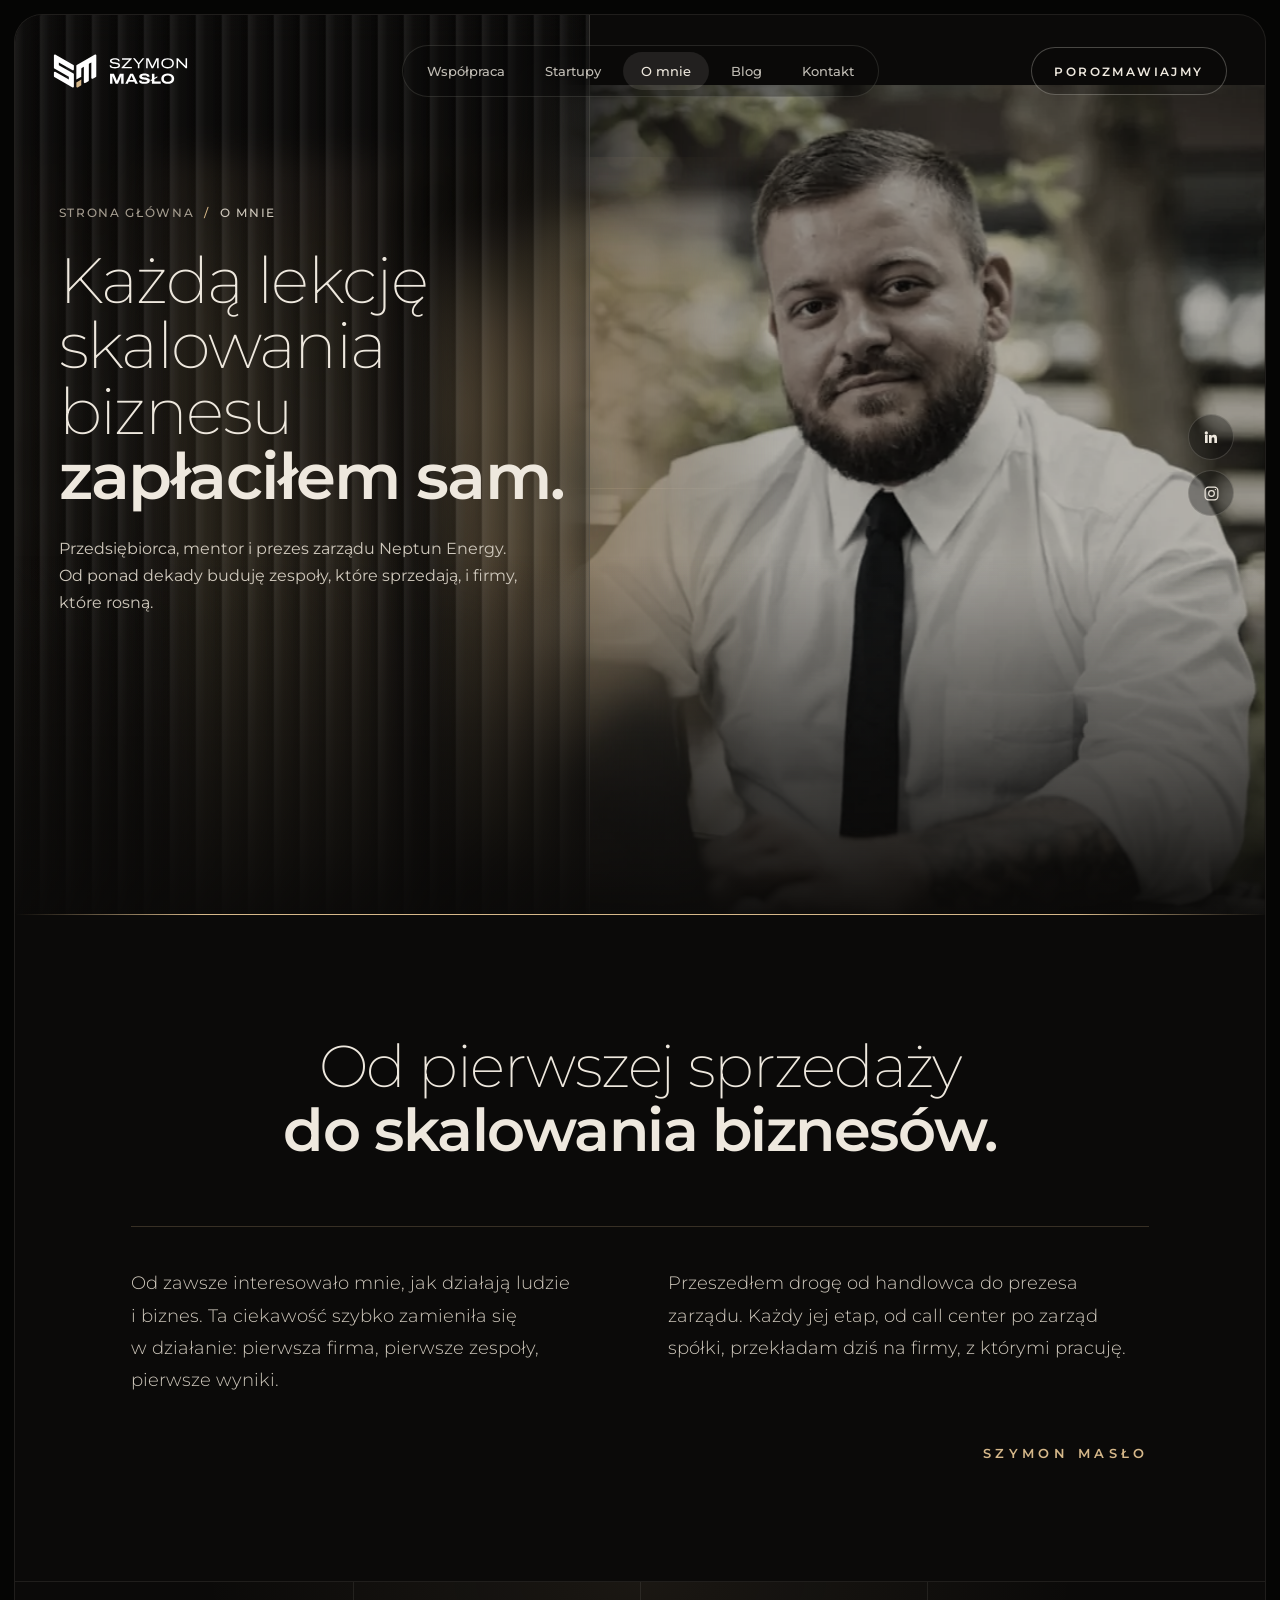
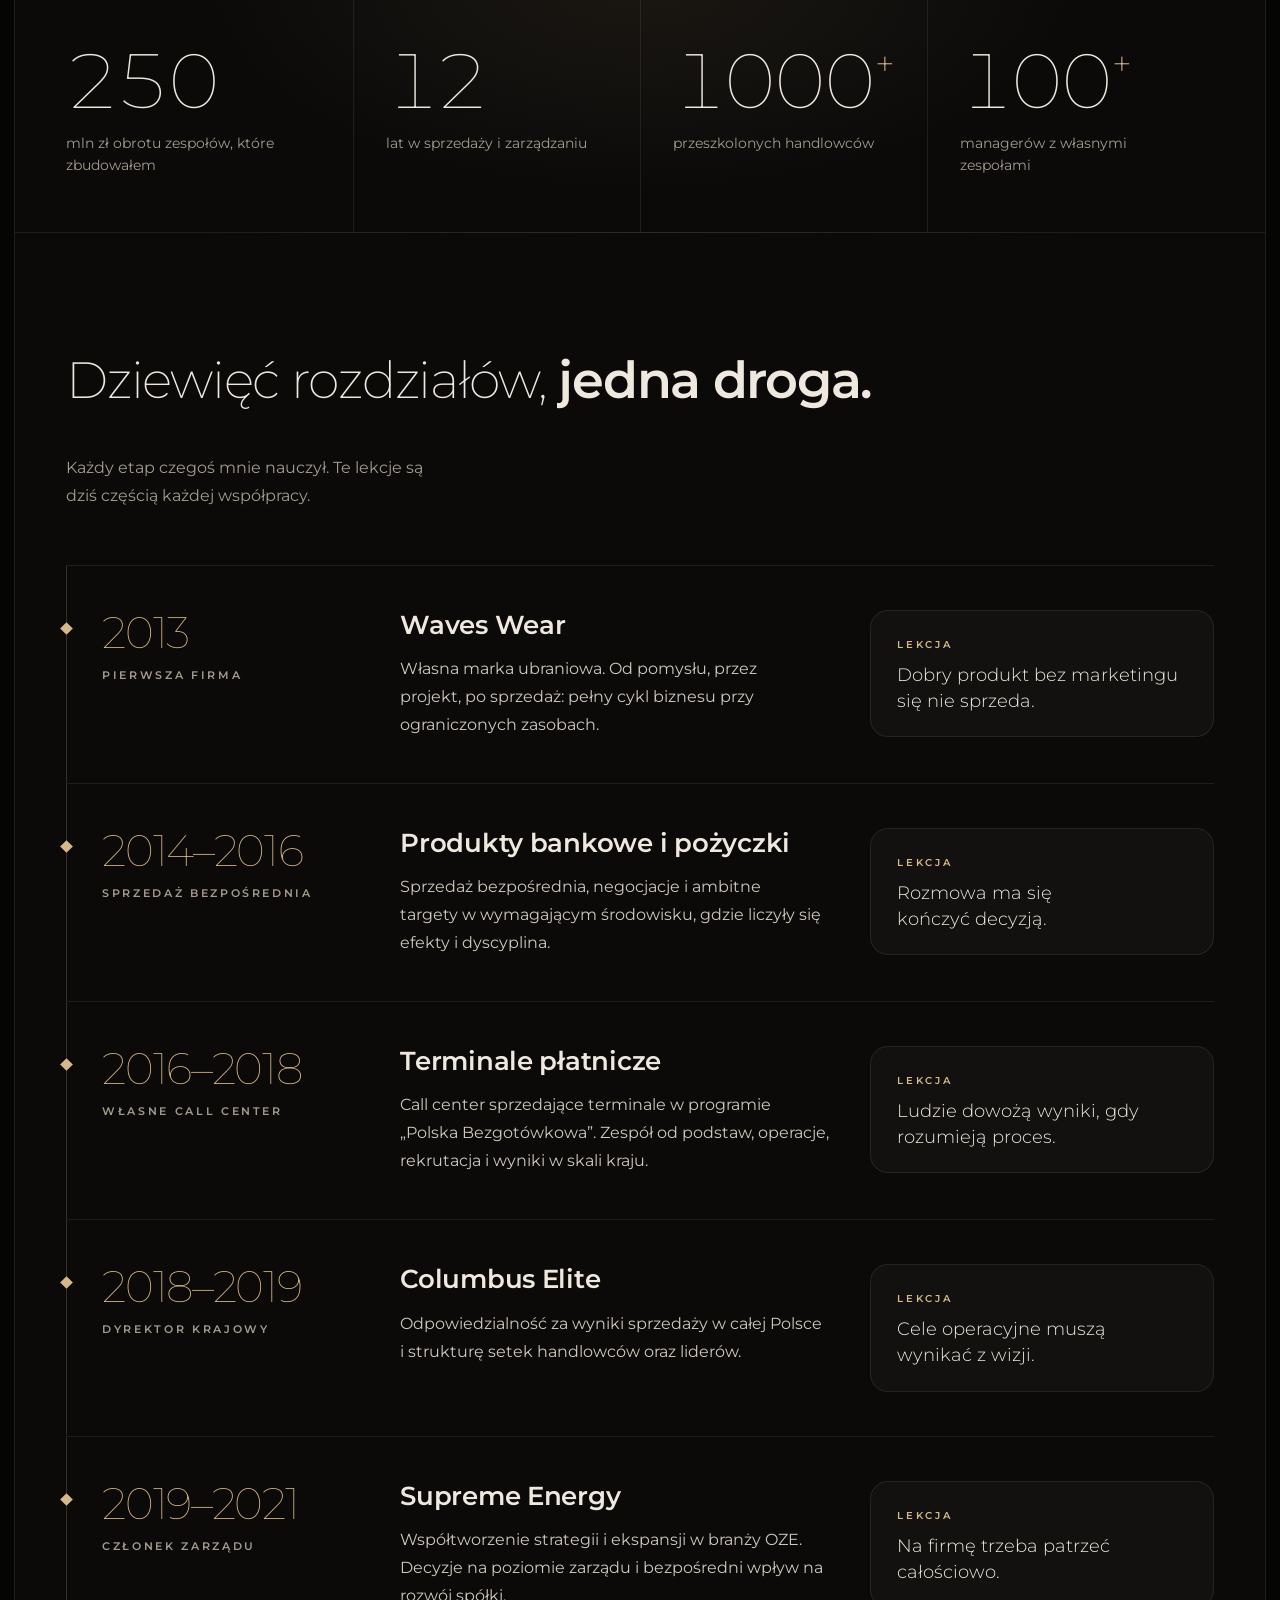
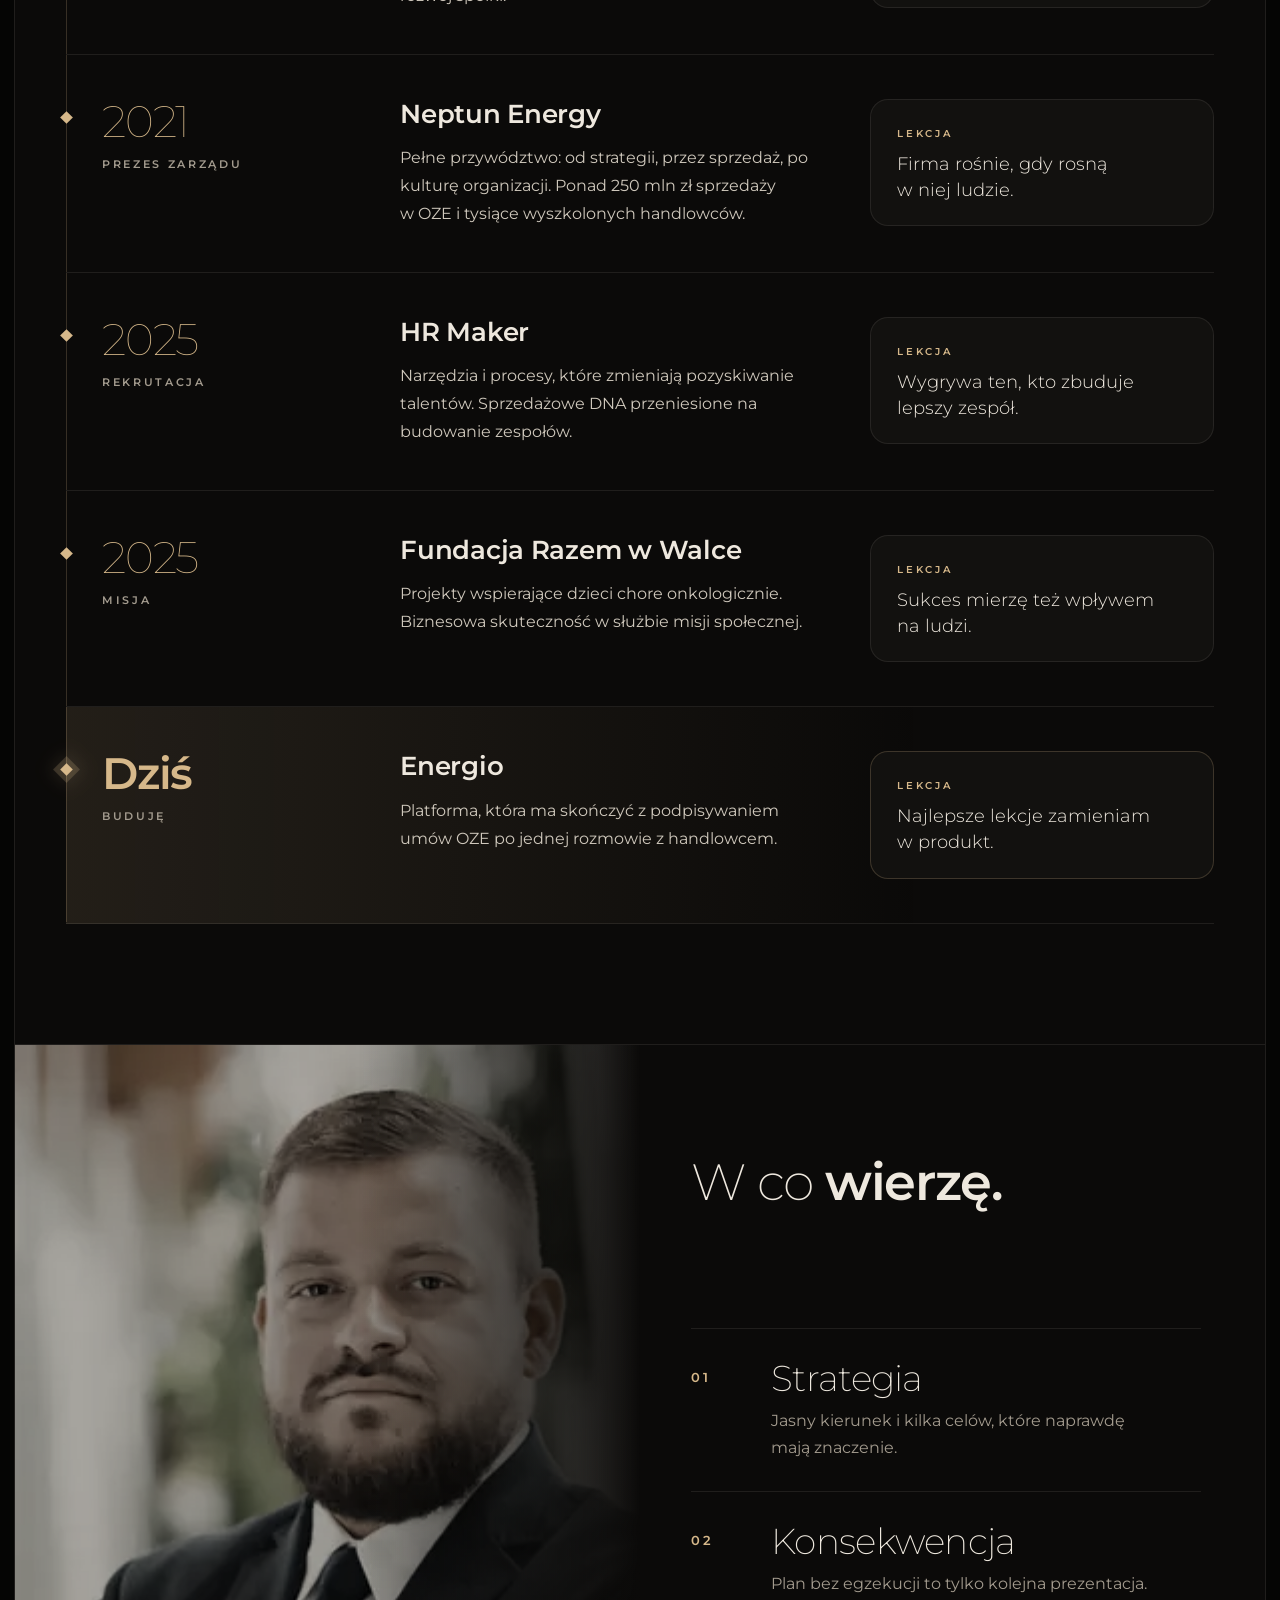
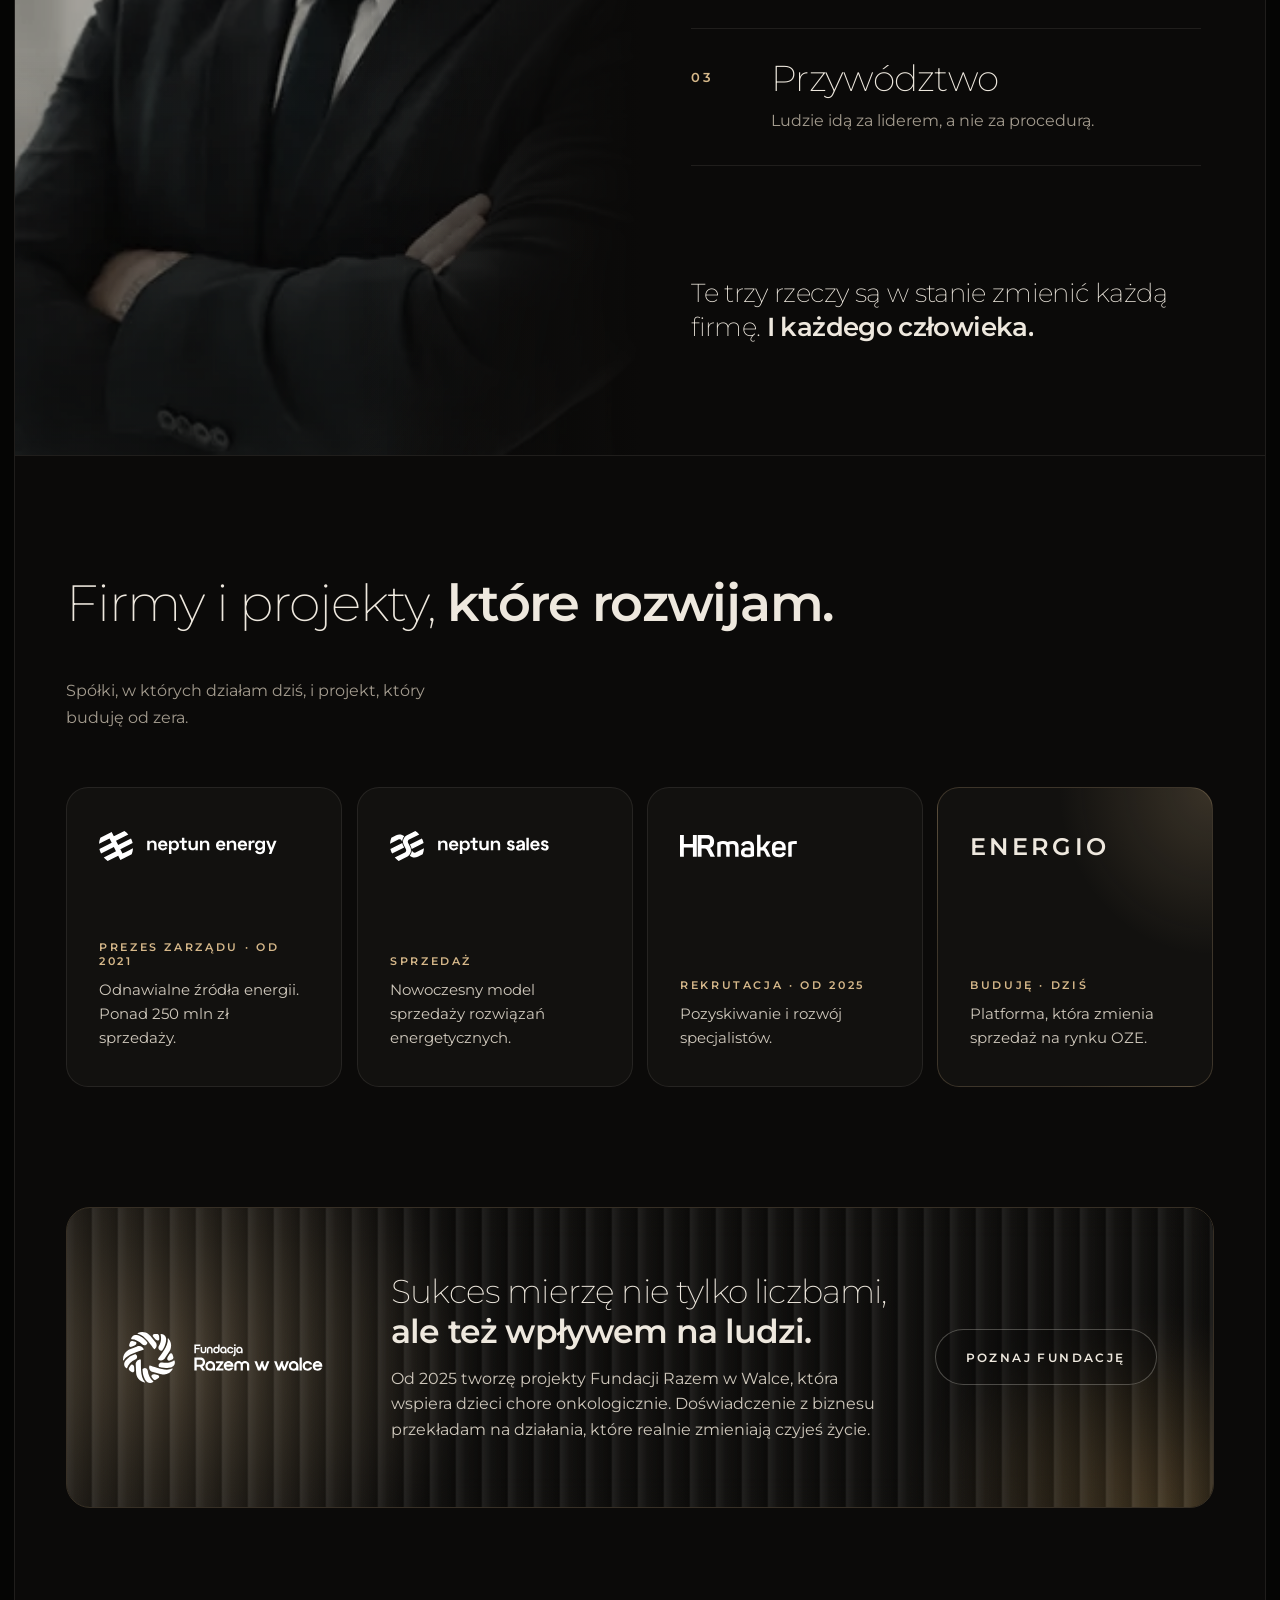
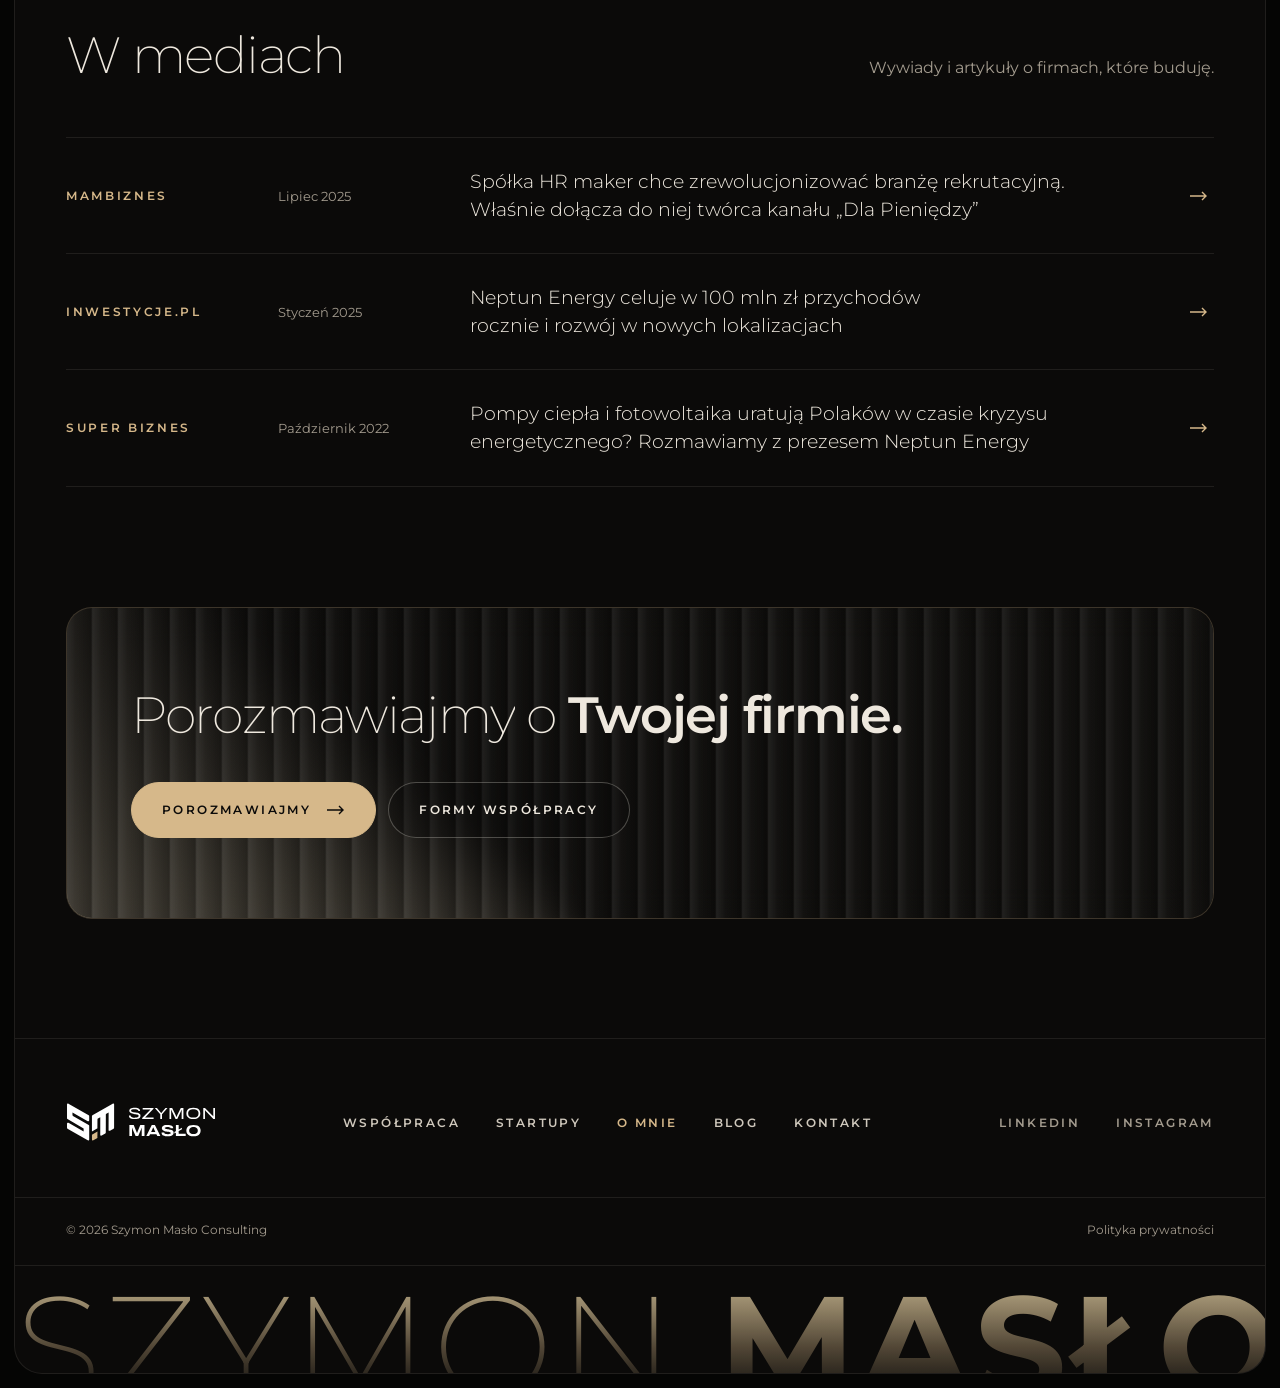
<file: o-mnie/index.html>
<!doctype html>
<html lang="pl">
<head>
<meta charset="utf-8">
<meta name="viewport" content="width=device-width, initial-scale=1">
<title>O mnie – Szymon Masło</title>
<meta name="description" content="Przedsiębiorca, mentor i prezes zarządu Neptun Energy. Od ponad dekady buduję zespoły, które sprzedają, i firmy, które rosną.">
<meta name="robots" content="noindex, nofollow"><!-- wersja do akceptacji: usuń przy publikacji -->
<meta name="theme-color" content="#050504">
<meta property="og:title" content="O mnie – Szymon Masło">
<meta property="og:description" content="Przedsiębiorca, mentor i prezes zarządu Neptun Energy. Od ponad dekady buduję zespoły, które sprzedają, i firmy, które rosną.">
<meta property="og:image" content="../assets/img/og.jpg">
<link rel="icon" href="../assets/logo/oryginaly/logo-512.png">

<!-- Font: na start Google Fonts, docelowo self-hosted woff2 (latin-ext) w assets/fonts + preload -->
<link rel="preconnect" href="https://fonts.googleapis.com">
<link rel="preconnect" href="https://fonts.gstatic.com" crossorigin>
<link rel="stylesheet" href="https://fonts.googleapis.com/css2?family=Montserrat:wght@100..800&amp;display=swap">

<!-- LCP: zdjęcie w hero podstrony -->
<link rel="preload" as="image" type="image/webp" href="../assets/img/podstrony/o-mnie-hero-1400.webp" imagesrcset="../assets/img/podstrony/o-mnie-hero-800.webp 800w, ../assets/img/podstrony/o-mnie-hero-1400.webp 1400w" imagesizes="(max-width: 640px) 100vw, 60vw" fetchpriority="high">

<link rel="stylesheet" href="../assets/css/tokens.css">
<link rel="stylesheet" href="../assets/css/base.css">
<link rel="stylesheet" href="../assets/css/sections/header.css">
<link rel="stylesheet" href="../assets/css/sections/hero.css">
<link rel="stylesheet" href="../assets/css/sections/subhero.css">
<link rel="stylesheet" href="../assets/css/sections/manifest.css">
<link rel="stylesheet" href="../assets/css/sections/chapters.css">
<link rel="stylesheet" href="../assets/css/sections/beliefs.css">
<link rel="stylesheet" href="../assets/css/sections/companies.css">
<link rel="stylesheet" href="../assets/css/sections/mission.css">
<link rel="stylesheet" href="../assets/css/sections/press.css">
<link rel="stylesheet" href="../assets/css/sections/cta.css">
<link rel="stylesheet" href="../assets/css/sections/footer.css">
<link rel="stylesheet" href="../assets/css/motion.css">
<script>
  /* Animacje tylko z JS i bez prefers-reduced-motion. Bezpiecznik: gdy main.js się nie wczyta w 3 s, pokaż wszystko. */
  (function (h) {
    h.classList.add('js');
    if (!matchMedia('(prefers-reduced-motion: reduce)').matches) h.classList.add('motion');
    setTimeout(function () { if (!h.classList.contains('motion-ready')) h.classList.remove('motion'); }, 3000);
  })(document.documentElement);
</script>
<script type="module" src="../assets/js/main.js"></script>
</head>
<body>
<a class="skip-link" href="#tresc">Przejdź do treści</a>
<div class="scroll-progress" aria-hidden="true"></div>

<div class="site">
<div class="site-frame" id="top">

<!-- ============ template-part: o-mnie/hero (+ header.php) ============ -->
<section class="hero hero--sub hero--about" aria-labelledby="hero-h" data-section="hero">
  <div class="hero__bg" aria-hidden="true">
    <img src="../assets/img/hero-bg-korytarz-1280.webp" srcset="../assets/img/hero-bg-korytarz-768.webp 768w, ../assets/img/hero-bg-korytarz-1280.webp 1280w, ../assets/img/hero-bg-korytarz-1920.webp 1920w" sizes="(max-width: 640px) 200vw, 100vw" width="1920" height="1080" alt="" decoding="async">
  </div>
  <div class="hero__shot">
    <img src="../assets/img/podstrony/o-mnie-hero-1400.webp" srcset="../assets/img/podstrony/o-mnie-hero-800.webp 800w, ../assets/img/podstrony/o-mnie-hero-1400.webp 1400w" sizes="(max-width: 640px) 100vw, 60vw" width="1400" height="1400" alt="Szymon Masło w białej koszuli przy laptopie" fetchpriority="high">
  </div>
  <div class="hero__glass flute" aria-hidden="true"></div>
  <div class="hero__dim" aria-hidden="true"></div>

  <header class="topbar">
    <a class="topbar__logo" href="../" aria-label="Szymon Masło, strona główna"><img src="../assets/logo/szymon-maslo-white.svg" width="142" height="36" alt=""></a>
    <nav class="topbar__nav" aria-label="Główna nawigacja">
      <a href="../wspolpraca/">Współpraca</a>
      <a href="../startupy/">Startupy</a>
      <a href="../o-mnie/" aria-current="page">O mnie</a>
      <a href="#">Blog</a>
      <a href="../kontakt/">Kontakt</a>
    </nav>
    <div class="topbar__actions">
      <a class="btn btn--ghost topbar__cta" href="../kontakt/#formularz">Porozmawiajmy</a>
      <button class="topbar__menu-btn" type="button" aria-label="Otwórz menu" aria-expanded="false" aria-controls="mobile-menu" data-mmenu-open><svg width="20" height="20" viewBox="0 0 24 24" fill="none" stroke="currentColor" stroke-width="1.5" stroke-linecap="round" aria-hidden="true"><path d="M4 9h16M4 15h16"/></svg></button>
    </div>
  </header>

  <div class="hero__social">
    <a href="https://www.linkedin.com/in/szymonmaslo/" aria-label="LinkedIn" rel="noopener" target="_blank"><svg width="16" height="16" viewBox="0 0 24 24" fill="currentColor" aria-hidden="true"><path d="M4.98 3.5a2.5 2.5 0 1 1 0 5 2.5 2.5 0 0 1 0-5zM3 9h4v12H3zM9 9h3.8v1.7h.05c.53-1 1.83-2.05 3.77-2.05C20.6 8.65 21 11.3 21 14.7V21h-4v-5.6c0-1.34-.02-3.06-1.86-3.06-1.87 0-2.15 1.46-2.15 2.96V21H9z"/></svg></a>
    <a href="https://www.instagram.com/szymon_maslovsky" aria-label="Instagram" rel="noopener" target="_blank"><svg width="17" height="17" viewBox="0 0 24 24" fill="none" stroke="currentColor" stroke-width="1.7" aria-hidden="true"><rect x="3" y="3" width="18" height="18" rx="5"/><circle cx="12" cy="12" r="4"/><circle cx="17.5" cy="6.5" r="1" fill="currentColor" stroke="none"/></svg></a>
  </div>

  <div class="hero__copy" id="tresc">
    <nav class="hero__crumb crumb" aria-label="Okruszki"><ol><li><a href="../">Strona główna</a></li><li><span aria-current="page">O&nbsp;mnie</span></li></ol></nav>
    <h1 class="hero__title thin" id="hero-h" data-split>Każdą lekcję skalowania biznesu <b>zapłaciłem sam.</b></h1>
    <p class="hero__lead lead">Przedsiębiorca, mentor i&nbsp;prezes zarządu Neptun Energy. Od ponad dekady buduję zespoły, które sprzedają, i&nbsp;firmy, które rosną.</p>
  </div>
</section>

<main>
<!-- ============ template-part: o-mnie/manifest ============ -->
<section class="sec manifest" aria-labelledby="man-h" data-section="manifest">
  <div class="wrap">
    <h2 class="manifest__title thin" id="man-h" data-split>Od pierwszej sprzedaży <b>do skalowania biznesów.</b></h2>
    <div class="manifest__cols" data-stagger style="--delay:.3s">
      <p>Od zawsze interesowało mnie, jak działają ludzie i&nbsp;biznes. Ta ciekawość szybko zamieniła się w&nbsp;działanie: pierwsza firma, pierwsze zespoły, pierwsze wyniki.</p>
      <p>Przeszedłem drogę od handlowca do prezesa zarządu. Każdy jej etap, od call center po zarząd spółki, przekładam dziś na firmy, z&nbsp;którymi pracuję.</p>
    </div>
    <span class="manifest__sign" data-reveal="fade" style="--delay:.6s">Szymon Masło</span>
  </div>
</section>

<!-- ============ template-part: o-mnie/numbers ============ -->
<section class="numbers" aria-label="Liczby" data-section="numbers">
  <div class="wrap numbers__grid" data-stagger>
    <div class="numbers__item"><b class="numbers__value"><span data-count>250</span></b><span class="numbers__label">mln zł obrotu zespołów, które zbudowałem</span></div>
    <div class="numbers__item"><b class="numbers__value"><span data-count>12</span></b><span class="numbers__label">lat w&nbsp;sprzedaży i&nbsp;zarządzaniu</span></div>
    <div class="numbers__item"><b class="numbers__value"><span data-count>1000</span><sup>+</sup></b><span class="numbers__label">przeszkolonych handlowców</span></div>
    <div class="numbers__item"><b class="numbers__value"><span data-count>100</span><sup>+</sup></b><span class="numbers__label">managerów z&nbsp;własnymi zespołami</span></div>
  </div>
</section>

<!-- ============ template-part: o-mnie/chapters (oś z data.js → chapters) ============ -->
<section class="sec" id="rozdzialy" aria-labelledby="ch-h" data-section="chapters" data-chapters>
  <div class="wrap">
    <div class="sec-head">
      <h2 class="h2 thin" id="ch-h" data-split>Dziewięć rozdziałów, <b>jedna droga.</b></h2>
      <p class="lead" data-reveal style="--delay:.25s">Każdy etap czegoś mnie nauczył. Te lekcje są dziś częścią każdej współpracy.</p>
    </div>
    <ol class="chapters" data-chapters-list></ol>
  </div>
</section>

<!-- ============ template-part: o-mnie/beliefs ============ -->
<section class="beliefs" aria-labelledby="bel-h" data-section="beliefs">
  <div class="beliefs__photo" data-reveal="fade"><img src="../assets/img/podstrony/o-mnie-przekonania-900.webp" srcset="../assets/img/podstrony/o-mnie-przekonania-900.webp 900w, ../assets/img/podstrony/o-mnie-przekonania-1600.webp 1600w" sizes="(max-width: 1100px) 100vw, 50vw" width="1600" height="900" alt="Szymon Masło w granatowym garniturze, w jasnym wnętrzu" loading="lazy" decoding="async"></div>
  <div class="beliefs__body">
    <h2 class="h2 thin" id="bel-h" data-split>W&nbsp;co <b>wierzę.</b></h2>
    <ol class="beliefs__list" data-stagger="beliefs">
      <li><span class="beliefs__n">01</span><div><h3>Strategia</h3><p>Jasny kierunek i&nbsp;kilka celów, które naprawdę mają znaczenie.</p></div></li>
      <li><span class="beliefs__n">02</span><div><h3>Konsekwencja</h3><p>Plan bez egzekucji to tylko kolejna prezentacja.</p></div></li>
      <li><span class="beliefs__n">03</span><div><h3>Przywództwo</h3><p>Ludzie idą za liderem, a&nbsp;nie za procedurą.</p></div></li>
    </ol>
    <p class="beliefs__end thin" data-split>Te trzy rzeczy są w&nbsp;stanie zmienić każdą firmę. <b>I&nbsp;każdego człowieka.</b></p>
  </div>
</section>

<!-- ============ template-part: o-mnie/companies ============ -->
<section class="sec" id="firmy" aria-labelledby="firmy-h" data-section="companies">
  <div class="wrap">
    <div class="sec-head">
      <h2 class="h2 thin" id="firmy-h" data-split>Firmy i&nbsp;projekty, <b>które rozwijam.</b></h2>
      <p class="lead" data-reveal style="--delay:.25s">Spółki, w&nbsp;których działam dziś, i&nbsp;projekt, który buduję od zera.</p>
    </div>
    <div class="companies" data-stagger="scale">
      <div class="companies__item"><div class="companies__logo"><img src="../assets/logo/neptun-energy-white.svg" alt="Neptun Energy" loading="lazy"></div><small>Prezes zarządu · od 2021</small><p>Odnawialne źródła energii. Ponad 250 mln zł sprzedaży.</p></div>
      <div class="companies__item"><div class="companies__logo"><img src="../assets/logo/neptun-sales-white.svg" alt="Neptun Sales" loading="lazy"></div><small>Sprzedaż</small><p>Nowoczesny model sprzedaży rozwiązań energetycznych.</p></div>
      <div class="companies__item"><div class="companies__logo"><img src="../assets/logo/hr-maker-white.svg" alt="HR Maker" loading="lazy"></div><small>Rekrutacja · od 2025</small><p>Pozyskiwanie i&nbsp;rozwój specjalistów.</p></div>
      <div class="companies__item companies__item--now"><div class="companies__logo"><span class="companies__wordmark">ENERGIO</span></div><small>Buduję · dziś</small><p>Platforma, która zmienia sprzedaż na rynku OZE.</p></div>
    </div>
  </div>
</section>

<!-- ============ template-part: o-mnie/mission ============ -->
<section class="sec sec--flush-top" id="misja" aria-label="Fundacja" data-section="mission">
  <div class="wrap">
    <div class="mission mission--big" data-reveal="scale">
      <div class="mission__glow" aria-hidden="true"></div>
      <div class="flute mission__flute" aria-hidden="true"></div>
      <div class="mission__in">
        <img src="../assets/logo/fundacja-razem-w-walce-white.svg" alt="Fundacja Razem w Walce" loading="lazy">
        <div>
          <h3 class="mission__title thin">Sukces mierzę nie tylko liczbami, <br><b>ale też wpływem na ludzi.</b></h3>
          <p class="mission__text">Od 2025 tworzę projekty Fundacji Razem w&nbsp;Walce, która wspiera dzieci chore onkologicznie. Doświadczenie z&nbsp;biznesu przekładam na działania, które realnie zmieniają czyjeś życie.</p>
        </div>
        <a class="btn btn--ghost" href="#">Poznaj fundację</a>
      </div>
    </div>
  </div>
</section>

<!-- ============ template-part: o-mnie/press ============ -->
<section class="sec sec--flush-top" aria-labelledby="media-h" data-section="press">
  <div class="wrap">
    <div class="sec-head">
      <h2 class="h2 thin" id="media-h" data-split>W&nbsp;mediach</h2>
      <p class="lead" data-reveal style="--delay:.25s">Wywiady i&nbsp;artykuły o&nbsp;firmach, które buduję.</p>
    </div>
    <ul class="press" data-stagger="left">
      <li><a href="#"><small>MamBiznes</small><span class="press__date">Lipiec 2025</span><h3>Spółka HR maker chce zrewolucjonizować branżę rekrutacyjną. Właśnie dołącza do niej twórca kanału „Dla Pieniędzy”</h3><svg width="18" height="10" viewBox="0 0 18 10" fill="none" stroke="currentColor" stroke-width="1.4" aria-hidden="true"><path d="M0 5h16M12 1l4 4-4 4"/></svg></a></li>
      <li><a href="#"><small>Inwestycje.pl</small><span class="press__date">Styczeń 2025</span><h3>Neptun Energy celuje w&nbsp;100 mln zł przychodów rocznie i&nbsp;rozwój w&nbsp;nowych lokalizacjach</h3><svg width="18" height="10" viewBox="0 0 18 10" fill="none" stroke="currentColor" stroke-width="1.4" aria-hidden="true"><path d="M0 5h16M12 1l4 4-4 4"/></svg></a></li>
      <li><a href="#"><small>Super Biznes</small><span class="press__date">Październik 2022</span><h3>Pompy ciepła i&nbsp;fotowoltaika uratują Polaków w&nbsp;czasie kryzysu energetycznego? Rozmawiamy z&nbsp;prezesem Neptun Energy</h3><svg width="18" height="10" viewBox="0 0 18 10" fill="none" stroke="currentColor" stroke-width="1.4" aria-hidden="true"><path d="M0 5h16M12 1l4 4-4 4"/></svg></a></li>
    </ul>
  </div>
</section>

<!-- ============ template-part: o-mnie/cta ============ -->
<section class="sec sec--flush-top" aria-labelledby="cta-h" data-section="cta">
  <div class="wrap">
    <div class="cta-box" data-reveal="scale">
      <div class="glow glow--4" aria-hidden="true"></div><div class="flute" aria-hidden="true"></div>
      <div class="cta-box__in">
        <h2 class="cta-box__title thin" id="cta-h" data-split>Porozmawiajmy o&nbsp;<b>Twojej firmie.</b></h2>
        <div class="cta-box__btns" data-reveal style="--delay:.35s"><a class="btn" href="../kontakt/#formularz">Porozmawiajmy <svg width="18" height="10" viewBox="0 0 18 10" fill="none" stroke="currentColor" stroke-width="1.4" aria-hidden="true"><path d="M0 5h16M12 1l4 4-4 4"/></svg></a><a class="btn btn--ghost" href="../wspolpraca/#formy">Formy współpracy</a></div>
      </div>
    </div>
  </div>
</section>
</main>

<!-- ============ footer.php ============ -->
<footer class="footer">
  <div class="wrap footer__row" data-stagger="fade">
    <a href="../" class="footer__logo" aria-label="Szymon Masło, strona główna"><img src="../assets/logo/szymon-maslo-white.svg" width="150" height="38" alt="" loading="lazy"></a>
    <nav class="footer__nav" aria-label="Stopka"><a href="../wspolpraca/">Współpraca</a><a href="../startupy/">Startupy</a><a href="../o-mnie/" aria-current="page">O mnie</a><a href="#">Blog</a><a href="../kontakt/">Kontakt</a></nav>
    <div class="footer__social"><a href="https://www.linkedin.com/in/szymonmaslo/" rel="noopener" target="_blank">LinkedIn</a><a href="https://www.instagram.com/szymon_maslovsky" rel="noopener" target="_blank">Instagram</a></div>
  </div>
  <div class="wrap footer__bottom"><span>© 2026 Szymon Masło Consulting</span><a href="#">Polityka prywatności</a></div>
  <div class="footer__giant-box" aria-hidden="true" data-reveal-box><div class="footer__giant"><span>Szymon </span><b>Masło</b></div></div>
</footer>

</div>
</div>

<!-- ============ Pasek po przewinięciu (header.php, wariant sticky) ============ -->
<div class="stickybar" data-stickybar>
  <div class="stickybar__in">
    <a class="topbar__logo" href="../" aria-label="Szymon Masło, strona główna"><img src="../assets/logo/szymon-maslo-white.svg" width="142" height="36" alt=""></a>
    <nav class="topbar__nav" aria-label="Nawigacja w pasku">
      <a href="../wspolpraca/">Współpraca</a>
      <a href="../startupy/">Startupy</a>
      <a href="../o-mnie/" aria-current="page">O mnie</a>
      <a href="#">Blog</a>
      <a href="../kontakt/">Kontakt</a>
    </nav>
    <div class="topbar__actions">
      <a class="btn topbar__cta" href="../kontakt/#formularz">Porozmawiajmy</a>
      <button class="topbar__menu-btn" type="button" aria-label="Otwórz menu" aria-expanded="false" aria-controls="mobile-menu" data-mmenu-open><svg width="20" height="20" viewBox="0 0 24 24" fill="none" stroke="currentColor" stroke-width="1.5" stroke-linecap="round" aria-hidden="true"><path d="M4 9h16M4 15h16"/></svg></button>
    </div>
  </div>
</div>

<!-- ============ Menu mobilne ============ -->
<dialog class="mmenu" id="mobile-menu" aria-label="Menu">
  <div class="mmenu__panel" tabindex="-1" autofocus>
    <div class="mmenu__flute flute" aria-hidden="true"></div>
    <div class="mmenu__top">
      <a href="../"><img src="../assets/logo/szymon-maslo-white.svg" width="142" height="36" alt="Szymon Masło, strona główna"></a>
      <button class="mmenu__close" type="button" aria-label="Zamknij menu" data-mmenu-close><svg width="20" height="20" viewBox="0 0 24 24" fill="none" stroke="currentColor" stroke-width="1.5" stroke-linecap="round" aria-hidden="true"><path d="M6 6l12 12M18 6L6 18"/></svg></button>
    </div>
    <nav class="mmenu__nav" aria-label="Menu mobilne">
      <a href="../wspolpraca/" style="--i:0">Współpraca <small>01</small></a>
      <a href="../startupy/" style="--i:1">Startupy <small>02</small></a>
      <a href="../o-mnie/" aria-current="page" style="--i:2">O mnie <small>03</small></a>
      <a href="#" style="--i:3">Blog <small>04</small></a>
      <a href="../kontakt/" style="--i:4">Kontakt <small>05</small></a>
    </nav>
    <div class="mmenu__foot">
      <a class="btn" href="../kontakt/#formularz">Porozmawiajmy <svg width="18" height="10" viewBox="0 0 18 10" fill="none" stroke="currentColor" stroke-width="1.4" aria-hidden="true"><path d="M0 5h16M12 1l4 4-4 4"/></svg></a>
      <div class="mmenu__social"><a href="https://www.linkedin.com/in/szymonmaslo/" rel="noopener" target="_blank">LinkedIn</a><a href="https://www.instagram.com/szymon_maslovsky" rel="noopener" target="_blank">Instagram</a></div>
    </div>
  </div>
</dialog>
</body>
</html>
</file>
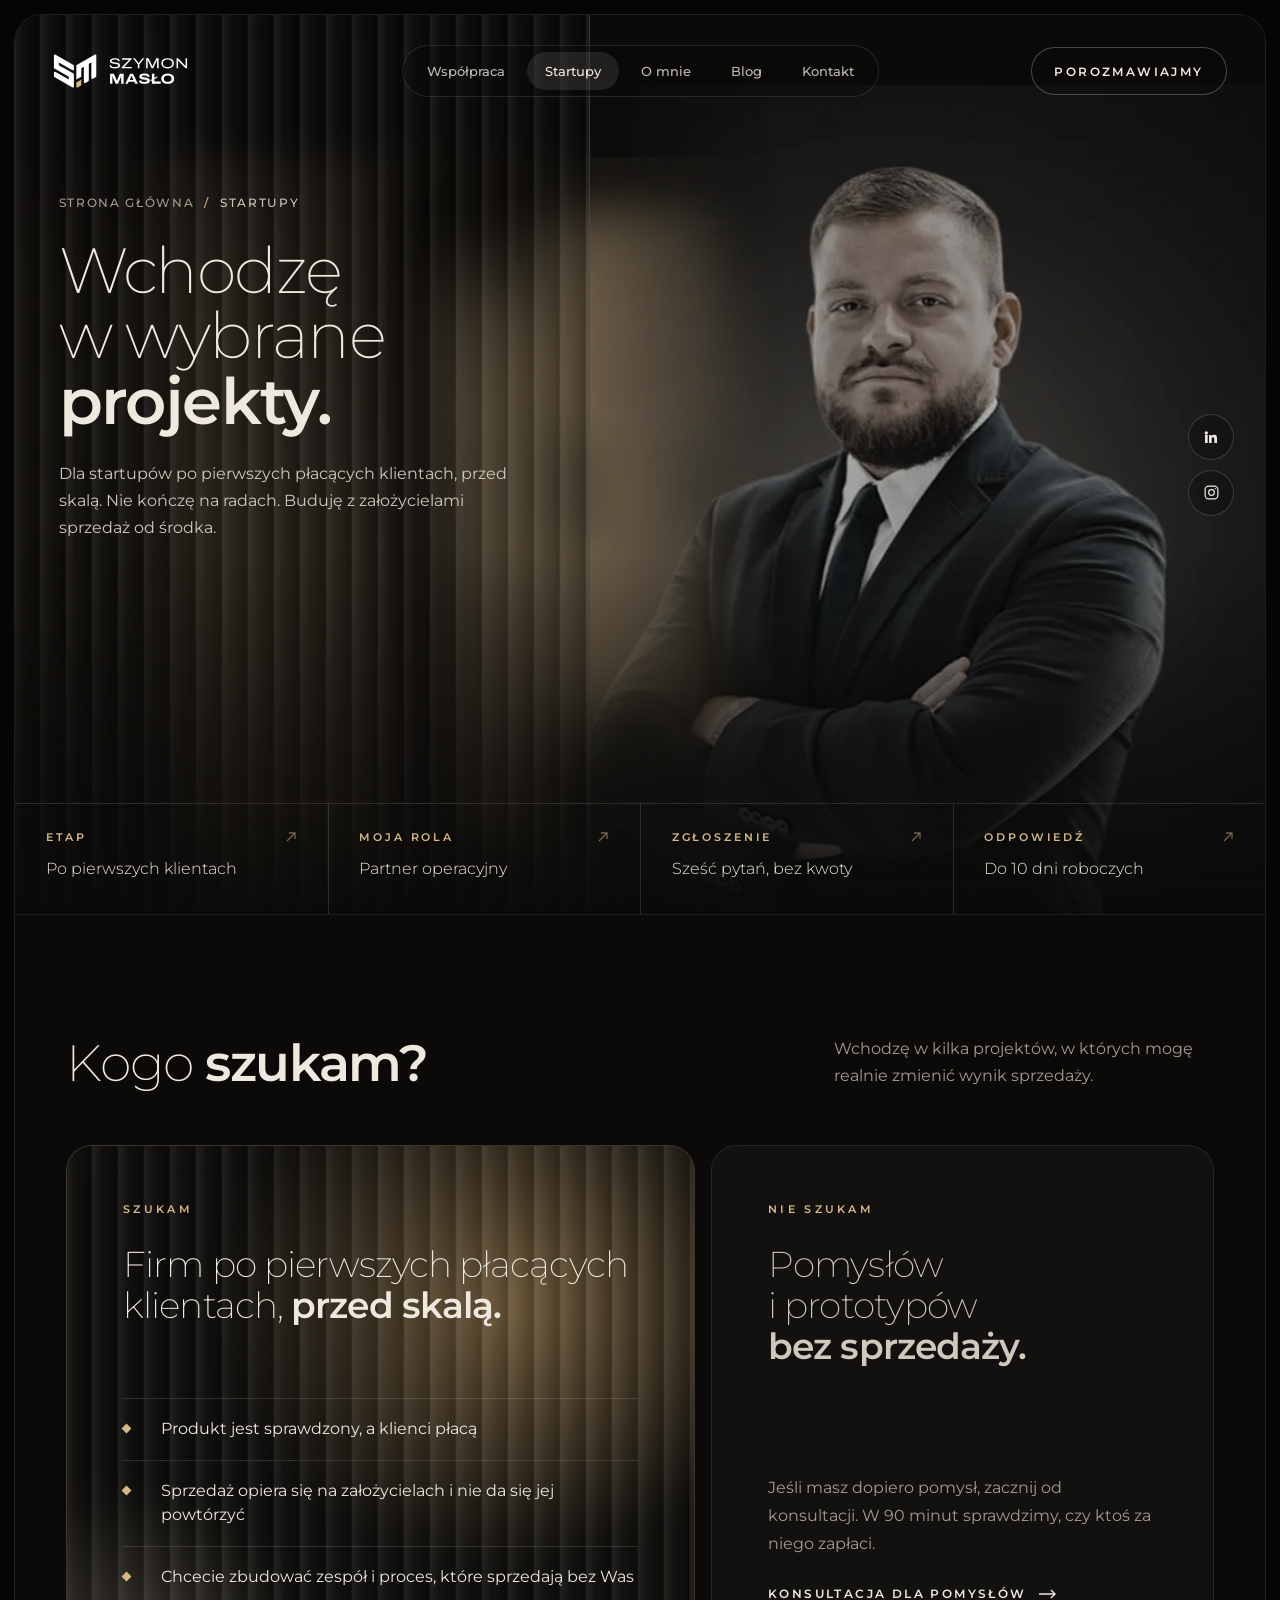
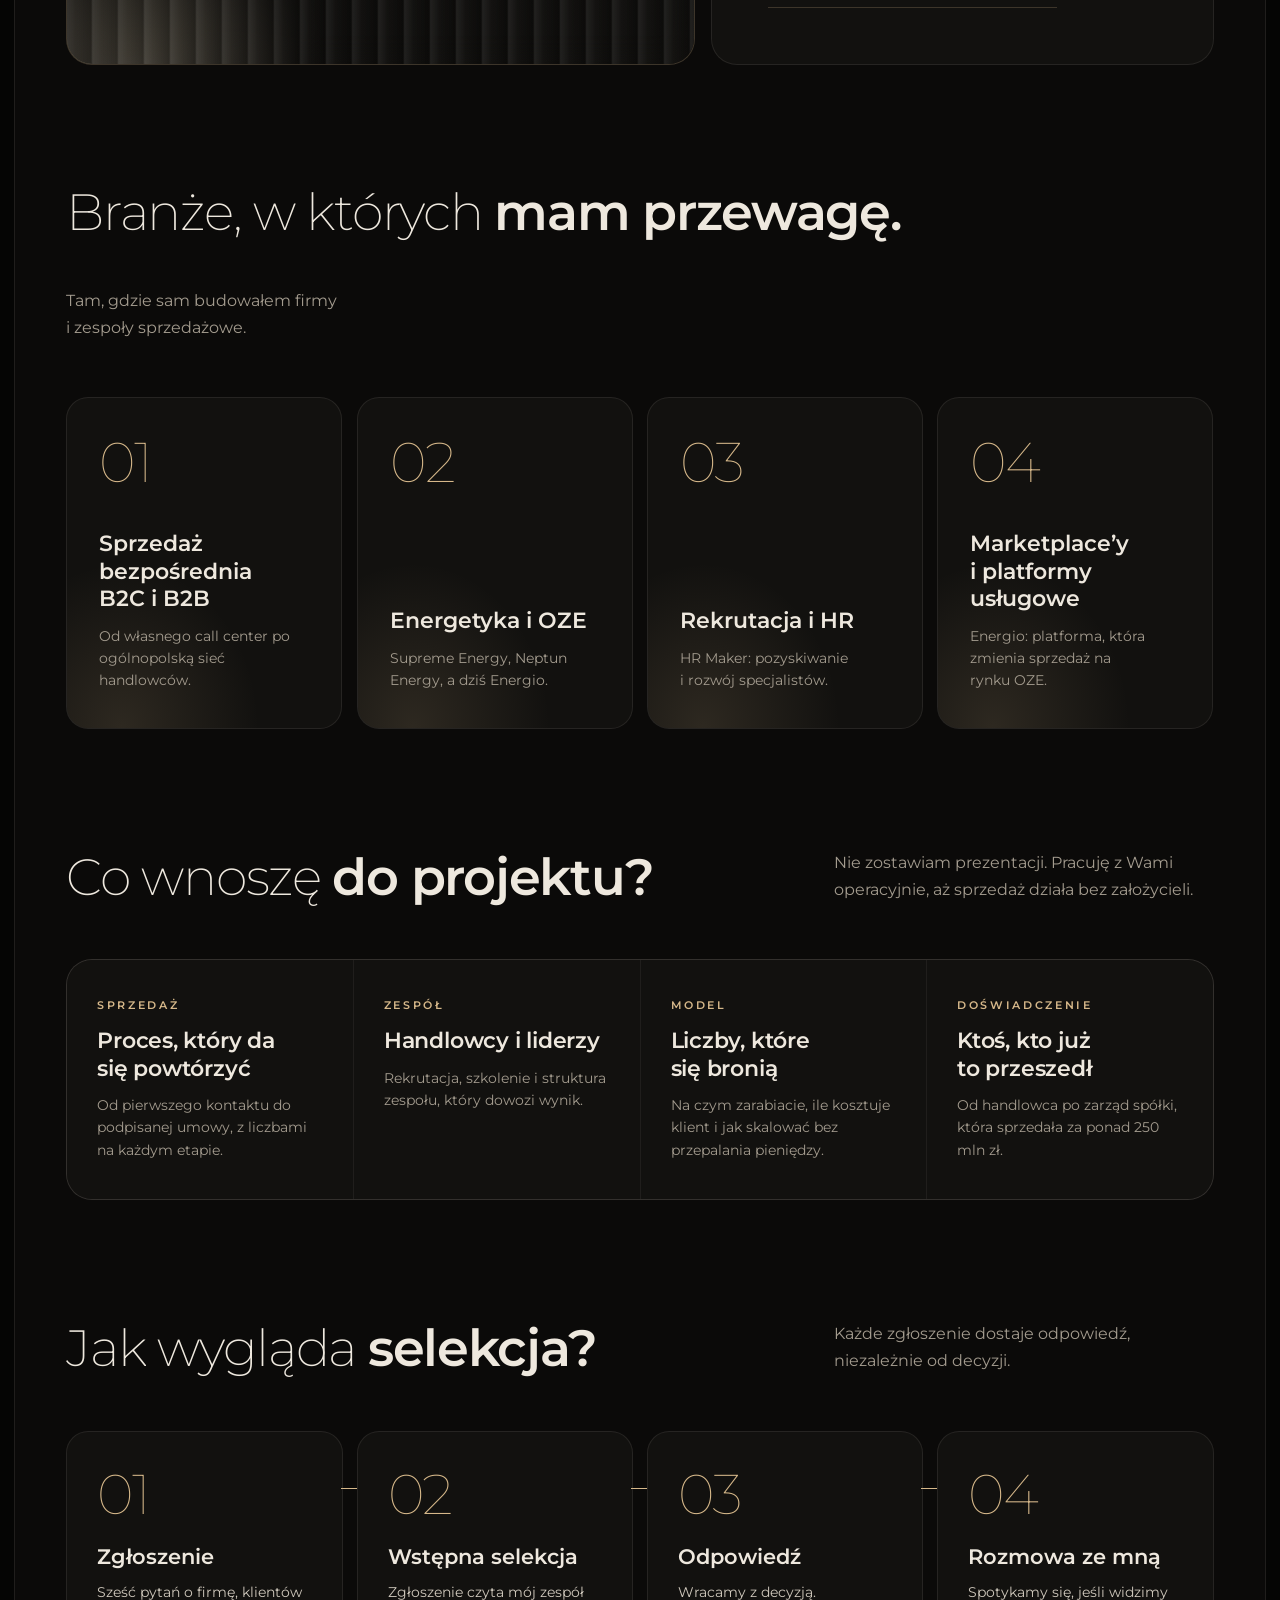
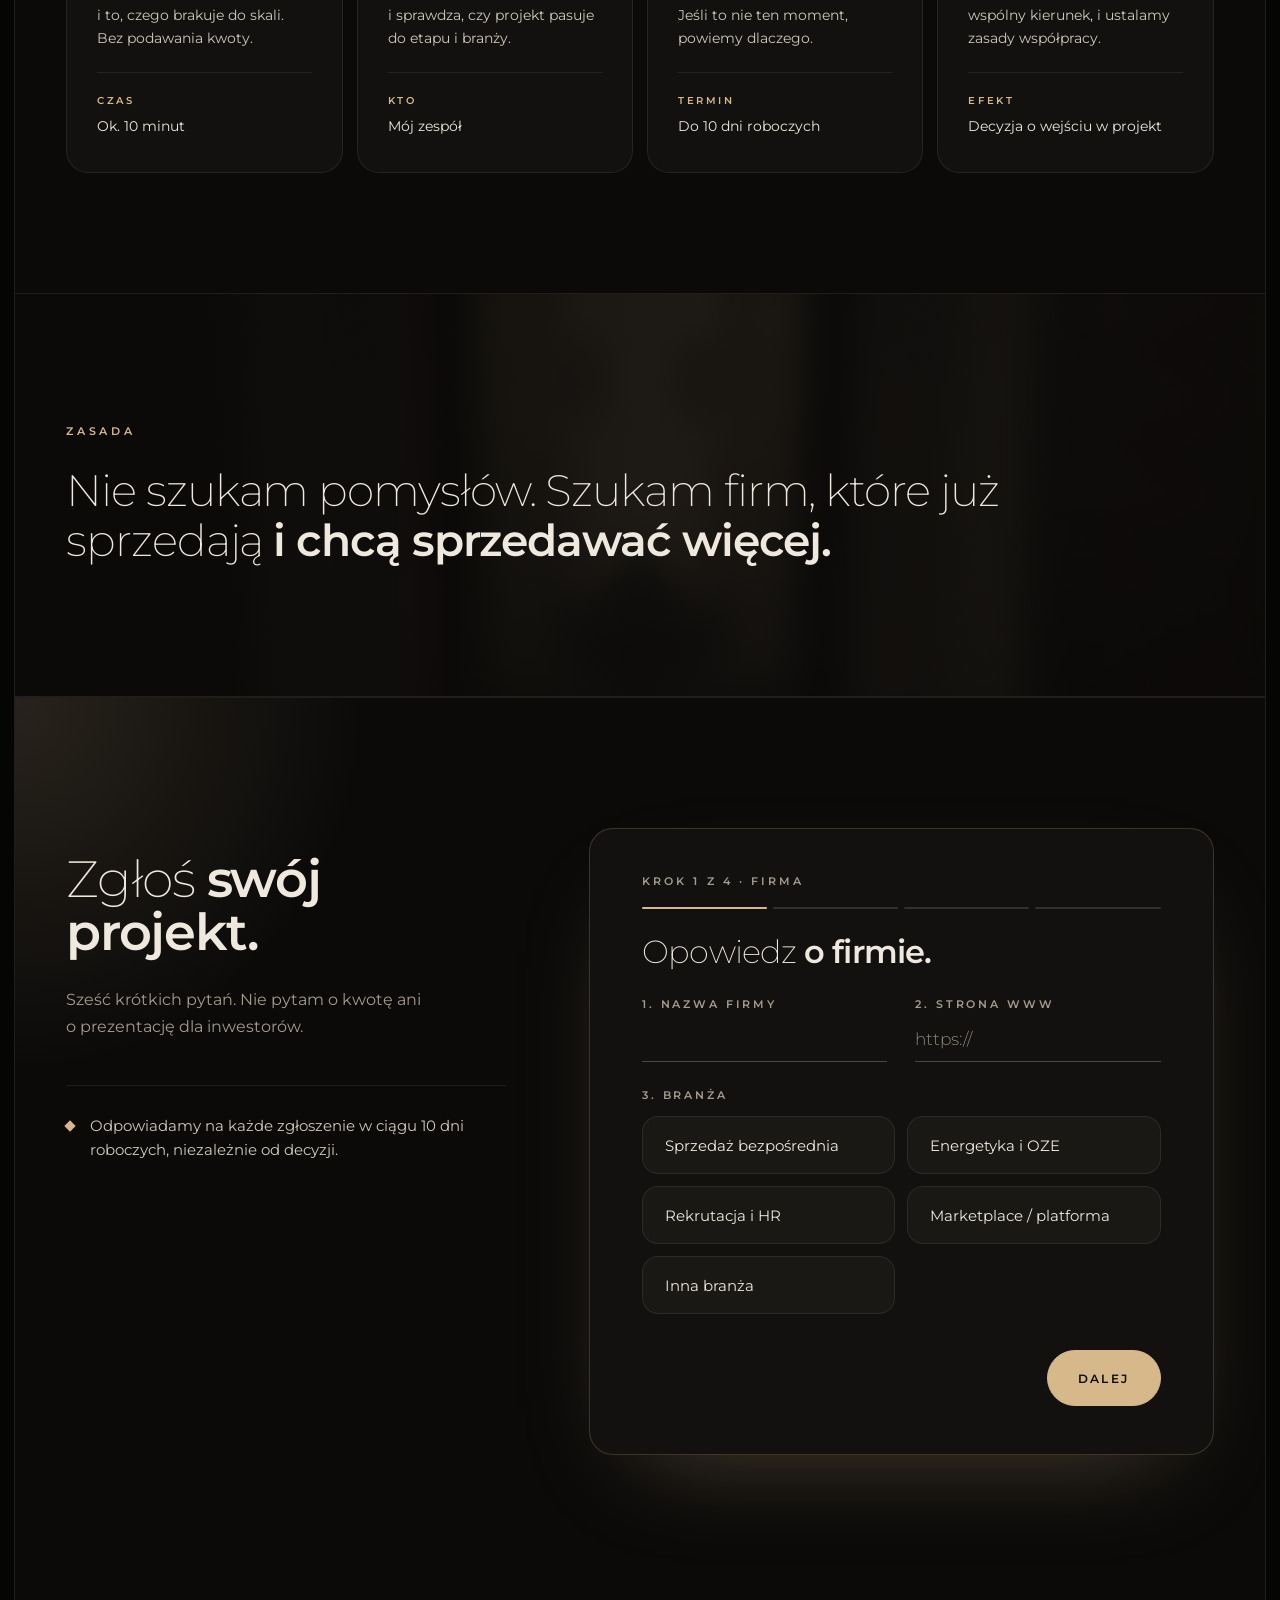
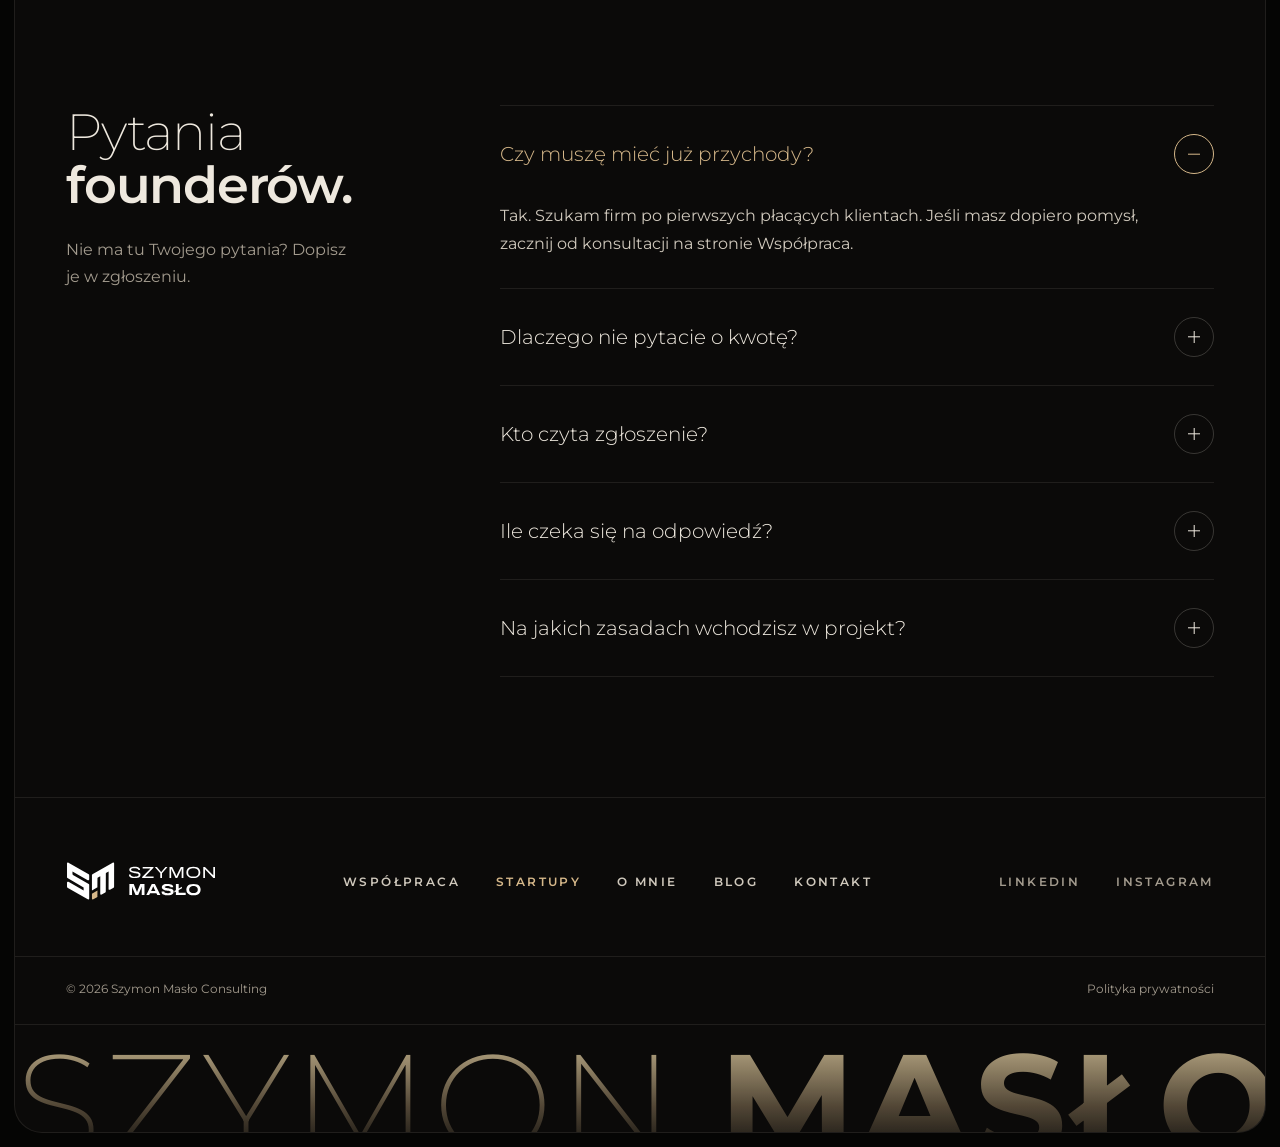
<file: startupy/index.html>
<!doctype html>
<html lang="pl">
<head>
<meta charset="utf-8">
<meta name="viewport" content="width=device-width, initial-scale=1">
<title>Startupy – Szymon Masło</title>
<meta name="description" content="Wchodzę w wybrane startupy po pierwszych płacących klientach, przed skalą. Buduję z założycielami sprzedaż od środka.">
<meta name="robots" content="noindex, nofollow"><!-- wersja do akceptacji: usuń przy publikacji -->
<meta name="theme-color" content="#050504">
<meta property="og:title" content="Startupy – Szymon Masło">
<meta property="og:description" content="Wchodzę w wybrane startupy po pierwszych płacących klientach, przed skalą. Buduję z założycielami sprzedaż od środka.">
<meta property="og:image" content="../assets/img/og.jpg">
<link rel="icon" href="../assets/logo/oryginaly/logo-512.png">

<!-- Font: na start Google Fonts, docelowo self-hosted woff2 (latin-ext) w assets/fonts + preload -->
<link rel="preconnect" href="https://fonts.googleapis.com">
<link rel="preconnect" href="https://fonts.gstatic.com" crossorigin>
<link rel="stylesheet" href="https://fonts.googleapis.com/css2?family=Montserrat:wght@100..800&amp;display=swap">

<!-- LCP: zdjęcie w hero podstrony -->
<link rel="preload" as="image" type="image/webp" href="../assets/img/podstrony/startupy-hero-1400.webp" imagesrcset="../assets/img/podstrony/startupy-hero-800.webp 800w, ../assets/img/podstrony/startupy-hero-1400.webp 1400w" imagesizes="(max-width: 640px) 100vw, 60vw" fetchpriority="high">

<link rel="stylesheet" href="../assets/css/tokens.css">
<link rel="stylesheet" href="../assets/css/base.css">
<link rel="stylesheet" href="../assets/css/sections/header.css">
<link rel="stylesheet" href="../assets/css/sections/hero.css">
<link rel="stylesheet" href="../assets/css/sections/subhero.css">
<link rel="stylesheet" href="../assets/css/sections/seek.css">
<link rel="stylesheet" href="../assets/css/sections/sectors.css">
<link rel="stylesheet" href="../assets/css/sections/pillars.css">
<link rel="stylesheet" href="../assets/css/sections/process.css">
<link rel="stylesheet" href="../assets/css/sections/band.css">
<link rel="stylesheet" href="../assets/css/sections/apply.css">
<link rel="stylesheet" href="../assets/css/sections/faq.css">
<link rel="stylesheet" href="../assets/css/sections/footer.css">
<link rel="stylesheet" href="../assets/css/motion.css">
<script>
  /* Animacje tylko z JS i bez prefers-reduced-motion. Bezpiecznik: gdy main.js się nie wczyta w 3 s, pokaż wszystko. */
  (function (h) {
    h.classList.add('js');
    if (!matchMedia('(prefers-reduced-motion: reduce)').matches) h.classList.add('motion');
    setTimeout(function () { if (!h.classList.contains('motion-ready')) h.classList.remove('motion'); }, 3000);
  })(document.documentElement);
</script>
<script type="module" src="../assets/js/main.js"></script>
</head>
<body>
<a class="skip-link" href="#tresc">Przejdź do treści</a>
<div class="scroll-progress" aria-hidden="true"></div>

<div class="site">
<div class="site-frame" id="top">

<!-- ============ template-part: startupy/hero (+ header.php) ============ -->
<section class="hero hero--sub hero--startupy" aria-labelledby="hero-h" data-section="hero">
  <div class="hero__bg" aria-hidden="true">
    <img src="../assets/img/hero-bg-korytarz-1280.webp" srcset="../assets/img/hero-bg-korytarz-768.webp 768w, ../assets/img/hero-bg-korytarz-1280.webp 1280w, ../assets/img/hero-bg-korytarz-1920.webp 1920w" sizes="(max-width: 640px) 200vw, 100vw" width="1920" height="1080" alt="" decoding="async">
  </div>
  <div class="hero__shot">
    <img src="../assets/img/podstrony/startupy-hero-1400.webp" srcset="../assets/img/podstrony/startupy-hero-800.webp 800w, ../assets/img/podstrony/startupy-hero-1400.webp 1400w" sizes="(max-width: 640px) 100vw, 60vw" width="1400" height="1400" alt="Szymon Masło w granatowym garniturze, z założonymi rękami" fetchpriority="high">
  </div>
  <div class="hero__glass flute" aria-hidden="true"></div>
  <div class="hero__dim" aria-hidden="true"></div>

  <header class="topbar">
    <a class="topbar__logo" href="../" aria-label="Szymon Masło, strona główna"><img src="../assets/logo/szymon-maslo-white.svg" width="142" height="36" alt=""></a>
    <nav class="topbar__nav" aria-label="Główna nawigacja">
      <a href="../wspolpraca/">Współpraca</a>
      <a href="../startupy/" aria-current="page">Startupy</a>
      <a href="../o-mnie/">O mnie</a>
      <a href="#">Blog</a>
      <a href="../kontakt/">Kontakt</a>
    </nav>
    <div class="topbar__actions">
      <a class="btn btn--ghost topbar__cta" href="#zglos">Porozmawiajmy</a>
      <button class="topbar__menu-btn" type="button" aria-label="Otwórz menu" aria-expanded="false" aria-controls="mobile-menu" data-mmenu-open><svg width="20" height="20" viewBox="0 0 24 24" fill="none" stroke="currentColor" stroke-width="1.5" stroke-linecap="round" aria-hidden="true"><path d="M4 9h16M4 15h16"/></svg></button>
    </div>
  </header>

  <div class="hero__social">
    <a href="https://www.linkedin.com/in/szymonmaslo/" aria-label="LinkedIn" rel="noopener" target="_blank"><svg width="16" height="16" viewBox="0 0 24 24" fill="currentColor" aria-hidden="true"><path d="M4.98 3.5a2.5 2.5 0 1 1 0 5 2.5 2.5 0 0 1 0-5zM3 9h4v12H3zM9 9h3.8v1.7h.05c.53-1 1.83-2.05 3.77-2.05C20.6 8.65 21 11.3 21 14.7V21h-4v-5.6c0-1.34-.02-3.06-1.86-3.06-1.87 0-2.15 1.46-2.15 2.96V21H9z"/></svg></a>
    <a href="https://www.instagram.com/szymon_maslovsky" aria-label="Instagram" rel="noopener" target="_blank"><svg width="17" height="17" viewBox="0 0 24 24" fill="none" stroke="currentColor" stroke-width="1.7" aria-hidden="true"><rect x="3" y="3" width="18" height="18" rx="5"/><circle cx="12" cy="12" r="4"/><circle cx="17.5" cy="6.5" r="1" fill="currentColor" stroke="none"/></svg></a>
  </div>

  <div class="hero__copy" id="tresc">
    <nav class="hero__crumb crumb" aria-label="Okruszki"><ol><li><a href="../">Strona główna</a></li><li><span aria-current="page">Startupy</span></li></ol></nav>
    <h1 class="hero__title thin" id="hero-h" data-split>Wchodzę w&nbsp;wybrane <br><b>projekty.</b></h1>
    <p class="hero__lead lead">Dla startupów po pierwszych płacących klientach, przed skalą. Nie kończę na radach. Buduję z&nbsp;założycielami sprzedaż od środka.</p>
  </div>
  <nav class="hero__cells" aria-label="Na skróty">
    <a class="hero__cell" href="#kogo"><span class="hero__cell-label">Etap <svg width="12" height="12" viewBox="0 0 12 12" fill="none" stroke="currentColor" stroke-width="1.3" aria-hidden="true"><path d="M2 10L10 2M4 2h6v6"/></svg></span><span class="hero__cell-text">Po pierwszych klientach</span></a>
    <a class="hero__cell" href="#co-wnosze"><span class="hero__cell-label">Moja rola <svg width="12" height="12" viewBox="0 0 12 12" fill="none" stroke="currentColor" stroke-width="1.3" aria-hidden="true"><path d="M2 10L10 2M4 2h6v6"/></svg></span><span class="hero__cell-text">Partner operacyjny</span></a>
    <a class="hero__cell" href="#zglos"><span class="hero__cell-label">Zgłoszenie <svg width="12" height="12" viewBox="0 0 12 12" fill="none" stroke="currentColor" stroke-width="1.3" aria-hidden="true"><path d="M2 10L10 2M4 2h6v6"/></svg></span><span class="hero__cell-text">Sześć pytań, bez kwoty</span></a>
    <a class="hero__cell" href="#proces"><span class="hero__cell-label">Odpowiedź <svg width="12" height="12" viewBox="0 0 12 12" fill="none" stroke="currentColor" stroke-width="1.3" aria-hidden="true"><path d="M2 10L10 2M4 2h6v6"/></svg></span><span class="hero__cell-text">Do 10 dni roboczych</span></a>
  </nav>
</section>

<main>
<!-- ============ template-part: startupy/seek ============ -->
<section class="sec" id="kogo" aria-labelledby="kogo-h" data-section="seek">
  <div class="wrap">
    <div class="sec-head">
      <h2 class="h2 thin" id="kogo-h" data-split>Kogo <b>szukam?</b></h2>
      <p class="lead" data-reveal style="--delay:.25s">Wchodzę w&nbsp;kilka projektów, w&nbsp;których mogę realnie zmienić wynik sprzedaży.</p>
    </div>
    <div class="seek" data-stagger="scale">
      <div class="seek__card seek__card--yes">
        <div class="glow glow--2" aria-hidden="true"></div><div class="flute" aria-hidden="true"></div>
        <div class="seek__in">
          <small>Szukam</small>
          <h3 class="seek__title">Firm po pierwszych płacących klientach, <b>przed skalą.</b></h3>
          <ul class="seek__list" data-stagger style="--delay:.4s">
            <li>Produkt jest sprawdzony, a&nbsp;klienci płacą</li>
            <li>Sprzedaż opiera się na założycielach i&nbsp;nie da się jej powtórzyć</li>
            <li>Chcecie zbudować zespół i&nbsp;proces, które sprzedają bez Was</li>
          </ul>
        </div>
      </div>
      <div class="seek__card seek__card--no">
        <div class="seek__in">
          <small>Nie szukam</small>
          <h3 class="seek__title">Pomysłów i&nbsp;prototypów <b>bez sprzedaży.</b></h3>
          <p class="seek__text">Jeśli masz dopiero pomysł, zacznij od konsultacji. W&nbsp;90 minut sprawdzimy, czy ktoś za niego zapłaci.</p>
          <a class="tlink" href="../wspolpraca/#pomysl">Konsultacja dla pomysłów <svg width="18" height="10" viewBox="0 0 18 10" fill="none" stroke="currentColor" stroke-width="1.4" aria-hidden="true"><path d="M0 5h16M12 1l4 4-4 4"/></svg></a>
        </div>
      </div>
    </div>
  </div>
</section>

<!-- ============ template-part: startupy/sectors ============ -->
<section class="sec sec--flush-top" aria-labelledby="branze-h" data-section="sectors">
  <div class="wrap">
    <div class="sec-head">
      <h2 class="h2 thin" id="branze-h" data-split>Branże, w&nbsp;których <b>mam przewagę.</b></h2>
      <p class="lead" data-reveal style="--delay:.25s">Tam, gdzie sam budowałem firmy i&nbsp;zespoły sprzedażowe.</p>
    </div>
    <div class="sectors" data-stagger="scale">
      <div class="sectors__item"><span class="sectors__n" aria-hidden="true">01</span><h3>Sprzedaż bezpośrednia B2C i&nbsp;B2B</h3><p>Od własnego call center po ogólnopolską sieć handlowców.</p></div>
      <div class="sectors__item"><span class="sectors__n" aria-hidden="true">02</span><h3>Energetyka i&nbsp;OZE</h3><p>Supreme Energy, Neptun Energy, a&nbsp;dziś Energio.</p></div>
      <div class="sectors__item"><span class="sectors__n" aria-hidden="true">03</span><h3>Rekrutacja i&nbsp;HR</h3><p>HR Maker: pozyskiwanie i&nbsp;rozwój specjalistów.</p></div>
      <div class="sectors__item"><span class="sectors__n" aria-hidden="true">04</span><h3>Marketplace’y i&nbsp;platformy usługowe</h3><p>Energio: platforma, która zmienia sprzedaż na rynku OZE.</p></div>
    </div>
  </div>
</section>

<!-- ============ template-part: startupy/bring ============ -->
<section class="sec sec--flush-top" id="co-wnosze" aria-labelledby="bring-h" data-section="bring">
  <div class="wrap">
    <div class="sec-head">
      <h2 class="h2 thin" id="bring-h" data-split>Co wnoszę <b>do projektu?</b></h2>
      <p class="lead" data-reveal style="--delay:.25s">Nie zostawiam prezentacji. Pracuję z&nbsp;Wami operacyjnie, aż sprzedaż działa bez założycieli.</p>
    </div>
    <div class="pillars" data-stagger="fade">
      <div class="pillars__item"><small>Sprzedaż</small><h3>Proces, który da się powtórzyć</h3><p>Od pierwszego kontaktu do podpisanej umowy, z&nbsp;liczbami na każdym etapie.</p></div>
      <div class="pillars__item"><small>Zespół</small><h3>Handlowcy i&nbsp;liderzy</h3><p>Rekrutacja, szkolenie i&nbsp;struktura zespołu, który dowozi wynik.</p></div>
      <div class="pillars__item"><small>Model</small><h3>Liczby, które się bronią</h3><p>Na czym zarabiacie, ile kosztuje klient i&nbsp;jak skalować bez przepalania pieniędzy.</p></div>
      <div class="pillars__item"><small>Doświadczenie</small><h3>Ktoś, kto już to przeszedł</h3><p>Od handlowca po zarząd spółki, która sprzedała za ponad 250 mln zł.</p></div>
    </div>
  </div>
</section>

<!-- ============ template-part: startupy/process ============ -->
<section class="sec sec--flush-top" id="proces" aria-labelledby="proc-h" data-section="process">
  <div class="wrap">
    <div class="sec-head">
      <h2 class="h2 thin" id="proc-h" data-split>Jak wygląda <b>selekcja?</b></h2>
      <p class="lead" data-reveal style="--delay:.25s">Każde zgłoszenie dostaje odpowiedź, niezależnie od decyzji.</p>
    </div>
    <ol class="process" data-stagger="process">
      <li class="process__step"><span class="process__n">01</span><h3>Zgłoszenie</h3><p>Sześć pytań o&nbsp;firmę, klientów i&nbsp;to, czego brakuje do skali. Bez podawania kwoty.</p><div class="process__res"><div><small>Czas</small><p>Ok. 10 minut</p></div></div></li>
      <li class="process__step"><span class="process__n">02</span><h3>Wstępna selekcja</h3><p>Zgłoszenie czyta mój zespół i&nbsp;sprawdza, czy projekt pasuje do etapu i&nbsp;branży.</p><div class="process__res"><div><small>Kto</small><p>Mój zespół</p></div></div></li>
      <li class="process__step"><span class="process__n">03</span><h3>Odpowiedź</h3><p>Wracamy z&nbsp;decyzją. Jeśli to nie ten moment, powiemy dlaczego.</p><div class="process__res"><div><small>Termin</small><p>Do 10 dni roboczych</p></div></div></li>
      <li class="process__step"><span class="process__n">04</span><h3>Rozmowa ze mną</h3><p>Spotykamy się, jeśli widzimy wspólny kierunek, i&nbsp;ustalamy zasady współpracy.</p><div class="process__res"><div><small>Efekt</small><p>Decyzja o&nbsp;wejściu w&nbsp;projekt</p></div></div></li>
    </ol>
  </div>
</section>

<!-- ============ template-part: startupy/band ============ -->
<section class="band" aria-label="Zasada" data-section="band">
  <div class="band__bg" aria-hidden="true"><img src="../assets/img/hero-bg-korytarz-1280.webp" srcset="../assets/img/hero-bg-korytarz-768.webp 768w, ../assets/img/hero-bg-korytarz-1280.webp 1280w, ../assets/img/hero-bg-korytarz-1920.webp 1920w" sizes="100vw" width="1920" height="1080" alt="" loading="lazy" decoding="async"></div>
  <div class="band__shade" aria-hidden="true"></div>
  <div class="wrap">
    <small class="eyebrow" data-reveal="fade">Zasada</small>
    <p class="band__text thin" data-split>Nie szukam pomysłów. Szukam firm, które już sprzedają <b>i&nbsp;chcą sprzedawać więcej.</b></p>
  </div>
</section>

<!-- ============ template-part: startupy/apply (formularz startupowy, konfiguracja: data.js → startupForm) ============ -->
<section class="apply" id="zglos" aria-labelledby="apply-h" data-section="apply" data-apply-config="startup">
  <div class="wrap apply__grid">
    <div data-stagger style="--delay:.1s">
      <h2 class="apply__title h2 thin" id="apply-h">Zgłoś <b>swój projekt.</b></h2>
      <p class="apply__lead lead">Sześć krótkich pytań. Nie pytam o&nbsp;kwotę ani o&nbsp;prezentację dla inwestorów.</p>
      <div class="apply__limit"><span aria-hidden="true"></span><p>Odpowiadamy na każde zgłoszenie w&nbsp;ciągu 10 dni roboczych, niezależnie od decyzji.</p></div>
    </div>

    <form data-reveal="scale" style="--delay:.25s" class="apply__card" data-apply-form data-source="startupy" data-endpoint="" novalidate aria-labelledby="apply-h">
      <div class="apply__card-top" aria-live="polite"><small data-apply-step-label>Krok 1 z&nbsp;4 · Firma</small><small data-apply-chosen></small></div>
      <div class="apply__bar" data-apply-bar aria-hidden="true"><i class="is-on"></i><i></i><i></i><i></i></div>

      <div class="apply__step" data-apply-step="1">
        <h3 class="apply__q thin" tabindex="-1" data-apply-heading>Opowiedz <b>o&nbsp;firmie.</b></h3>
        <div class="apply__row2">
          <label class="apply__field"><span>1. Nazwa firmy</span><input type="text" name="company_name" autocomplete="organization"></label>
          <label class="apply__field"><span>2. Strona WWW</span><input type="url" name="website" placeholder="https://" autocomplete="url"></label>
        </div>
        <fieldset class="apply__fs">
          <legend>3. Branża</legend>
          <div class="apply__choices" data-apply-choices="sector"></div>
        </fieldset>
        <div class="apply__nav apply__nav--end"><button class="btn" type="button" data-apply-nav="next">Dalej</button></div>
      </div>

      <div class="apply__step" data-apply-step="2" hidden>
        <h3 class="apply__q thin" tabindex="-1" data-apply-heading>Co już <b>sprzedajecie?</b></h3>
        <label class="apply__field"><span>4. Co sprzedajecie i&nbsp;komu</span><textarea name="offer" placeholder="Kilka zdań wystarczy"></textarea></label>
        <fieldset class="apply__fs">
          <legend>5. Ilu macie płacących klientów?</legend>
          <div class="apply__choices apply__choices--four" data-apply-choices="clients"></div>
        </fieldset>
        <div class="apply__nav"><button class="apply__back" type="button" data-apply-nav="back">Wstecz</button><button class="btn" type="button" data-apply-nav="next">Dalej</button></div>
      </div>

      <div class="apply__step" data-apply-step="3" hidden>
        <h3 class="apply__q thin" tabindex="-1" data-apply-heading>Czego brakuje <b>do skali?</b></h3>
        <label class="apply__field"><span>6. Co dziś blokuje wzrost sprzedaży</span><textarea name="blocker" placeholder="Proces, zespół, model, coś innego?"></textarea></label>
        <div class="apply__nav"><button class="apply__back" type="button" data-apply-nav="back">Wstecz</button><button class="btn" type="button" data-apply-nav="next">Dalej</button></div>
      </div>

      <div class="apply__step" data-apply-step="4" hidden>
        <h3 class="apply__q thin" tabindex="-1" data-apply-heading>Jak możemy <b>się odezwać?</b></h3>
        <label class="apply__field"><span>Imię i&nbsp;nazwisko</span><input type="text" name="full_name" autocomplete="name" required data-validate="name" aria-describedby="startup-err-name"><em class="apply__error" id="startup-err-name" data-apply-error="full_name"></em></label>
        <div class="apply__row2">
          <label class="apply__field"><span>E-mail</span><input type="email" name="email" autocomplete="email" required data-validate="email" aria-describedby="startup-err-email"><em class="apply__error" id="startup-err-email" data-apply-error="email"></em></label>
          <label class="apply__field"><span>Telefon</span><input type="tel" name="phone" autocomplete="tel" required data-validate="phone" aria-describedby="startup-err-phone"><em class="apply__error" id="startup-err-phone" data-apply-error="phone"></em></label>
        </div>
        <div class="apply__consent-wrap">
          <label class="apply__consent"><input type="checkbox" name="consent" required data-validate="consent" aria-describedby="startup-err-consent"><span>Zgadzam się na kontakt w&nbsp;sprawie zgłoszenia. Szczegóły w&nbsp;<a href="#">polityce prywatności</a>.</span></label>
          <em class="apply__error" id="startup-err-consent" data-apply-error="consent"></em>
        </div>
        <div class="apply__nav"><button class="apply__back" type="button" data-apply-nav="back">Wstecz</button><button class="btn" type="submit">Wyślij zgłoszenie</button></div>
      </div>

      <div class="apply__step" data-apply-step="done" hidden>
        <div class="apply__done">
          <h3 class="apply__done-title thin" tabindex="-1" data-apply-heading>Dziękuję. <b>Odezwiemy się.</b></h3>
          <p class="apply__done-text">Mój zespół przeczyta zgłoszenie i&nbsp;wróci z&nbsp;odpowiedzią w&nbsp;ciągu 10 dni roboczych.</p>
        </div>
        <div class="apply__nav"><button class="apply__back" type="button" data-apply-nav="restart">Nowe zgłoszenie</button></div>
      </div>
    </form>
  </div>
</section>

<!-- ============ template-part: startupy/faq (pytania z data.js → faq.startupy) ============ -->
<section class="sec faq" aria-labelledby="faq-h" data-faq="startupy" data-section="faq">
  <div class="wrap faq__grid">
    <div class="faq__side">
      <h2 class="h2 thin" id="faq-h" data-split>Pytania <b>founderów.</b></h2>
      <p class="lead" data-reveal style="--delay:.25s">Nie ma tu Twojego pytania? Dopisz je w&nbsp;zgłoszeniu.</p>
    </div>
    <div class="faq__list" data-faq-list data-stagger="fade"></div>
  </div>
</section>

</main>

<!-- ============ footer.php ============ -->
<footer class="footer">
  <div class="wrap footer__row" data-stagger="fade">
    <a href="../" class="footer__logo" aria-label="Szymon Masło, strona główna"><img src="../assets/logo/szymon-maslo-white.svg" width="150" height="38" alt="" loading="lazy"></a>
    <nav class="footer__nav" aria-label="Stopka"><a href="../wspolpraca/">Współpraca</a><a href="../startupy/" aria-current="page">Startupy</a><a href="../o-mnie/">O mnie</a><a href="#">Blog</a><a href="../kontakt/">Kontakt</a></nav>
    <div class="footer__social"><a href="https://www.linkedin.com/in/szymonmaslo/" rel="noopener" target="_blank">LinkedIn</a><a href="https://www.instagram.com/szymon_maslovsky" rel="noopener" target="_blank">Instagram</a></div>
  </div>
  <div class="wrap footer__bottom"><span>© 2026 Szymon Masło Consulting</span><a href="#">Polityka prywatności</a></div>
  <div class="footer__giant-box" aria-hidden="true" data-reveal-box><div class="footer__giant"><span>Szymon </span><b>Masło</b></div></div>
</footer>

</div>
</div>

<!-- ============ Pasek po przewinięciu (header.php, wariant sticky) ============ -->
<div class="stickybar" data-stickybar>
  <div class="stickybar__in">
    <a class="topbar__logo" href="../" aria-label="Szymon Masło, strona główna"><img src="../assets/logo/szymon-maslo-white.svg" width="142" height="36" alt=""></a>
    <nav class="topbar__nav" aria-label="Nawigacja w pasku">
      <a href="../wspolpraca/">Współpraca</a>
      <a href="../startupy/" aria-current="page">Startupy</a>
      <a href="../o-mnie/">O mnie</a>
      <a href="#">Blog</a>
      <a href="../kontakt/">Kontakt</a>
    </nav>
    <div class="topbar__actions">
      <a class="btn topbar__cta" href="#zglos">Porozmawiajmy</a>
      <button class="topbar__menu-btn" type="button" aria-label="Otwórz menu" aria-expanded="false" aria-controls="mobile-menu" data-mmenu-open><svg width="20" height="20" viewBox="0 0 24 24" fill="none" stroke="currentColor" stroke-width="1.5" stroke-linecap="round" aria-hidden="true"><path d="M4 9h16M4 15h16"/></svg></button>
    </div>
  </div>
</div>

<!-- ============ Menu mobilne ============ -->
<dialog class="mmenu" id="mobile-menu" aria-label="Menu">
  <div class="mmenu__panel" tabindex="-1" autofocus>
    <div class="mmenu__flute flute" aria-hidden="true"></div>
    <div class="mmenu__top">
      <a href="../"><img src="../assets/logo/szymon-maslo-white.svg" width="142" height="36" alt="Szymon Masło, strona główna"></a>
      <button class="mmenu__close" type="button" aria-label="Zamknij menu" data-mmenu-close><svg width="20" height="20" viewBox="0 0 24 24" fill="none" stroke="currentColor" stroke-width="1.5" stroke-linecap="round" aria-hidden="true"><path d="M6 6l12 12M18 6L6 18"/></svg></button>
    </div>
    <nav class="mmenu__nav" aria-label="Menu mobilne">
      <a href="../wspolpraca/" style="--i:0">Współpraca <small>01</small></a>
      <a href="../startupy/" aria-current="page" style="--i:1">Startupy <small>02</small></a>
      <a href="../o-mnie/" style="--i:2">O mnie <small>03</small></a>
      <a href="#" style="--i:3">Blog <small>04</small></a>
      <a href="../kontakt/" style="--i:4">Kontakt <small>05</small></a>
    </nav>
    <div class="mmenu__foot">
      <a class="btn" href="#zglos">Porozmawiajmy <svg width="18" height="10" viewBox="0 0 18 10" fill="none" stroke="currentColor" stroke-width="1.4" aria-hidden="true"><path d="M0 5h16M12 1l4 4-4 4"/></svg></a>
      <div class="mmenu__social"><a href="https://www.linkedin.com/in/szymonmaslo/" rel="noopener" target="_blank">LinkedIn</a><a href="https://www.instagram.com/szymon_maslovsky" rel="noopener" target="_blank">Instagram</a></div>
    </div>
  </div>
</dialog>
</body>
</html>
</file>
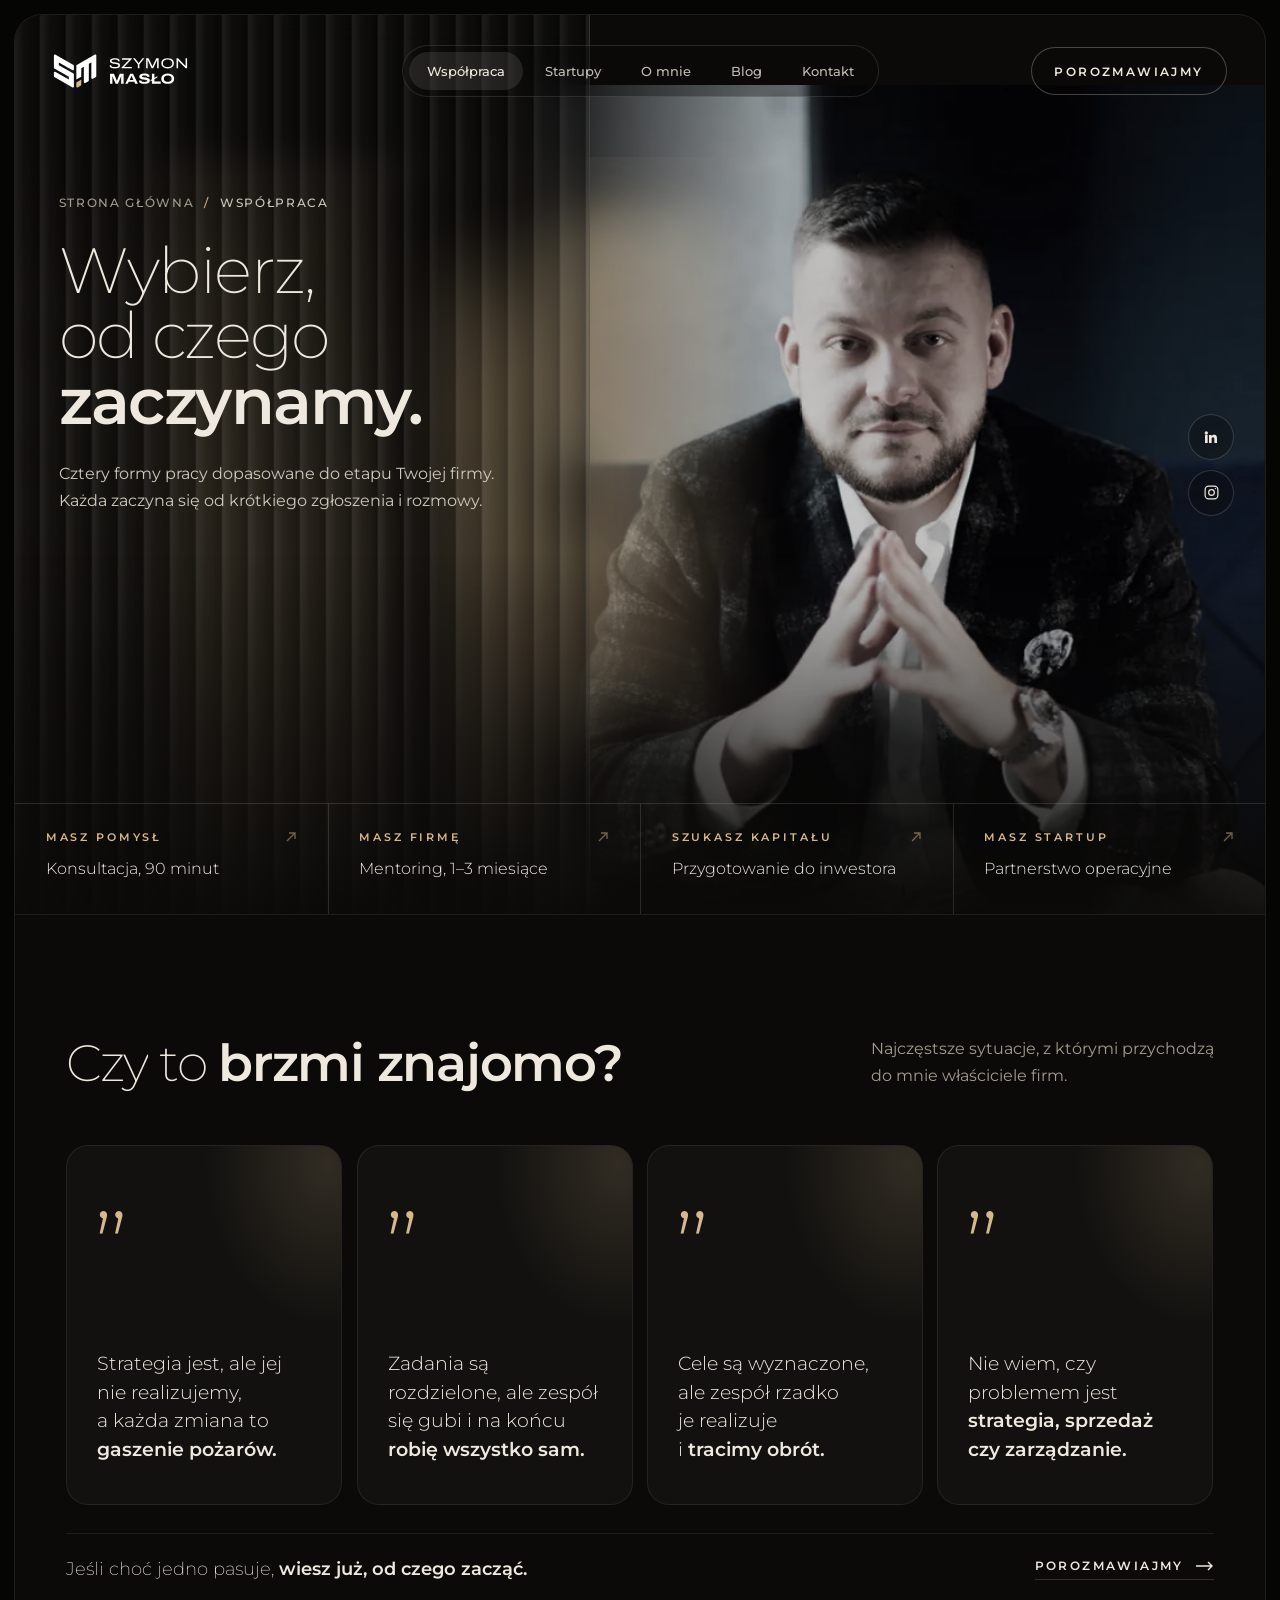
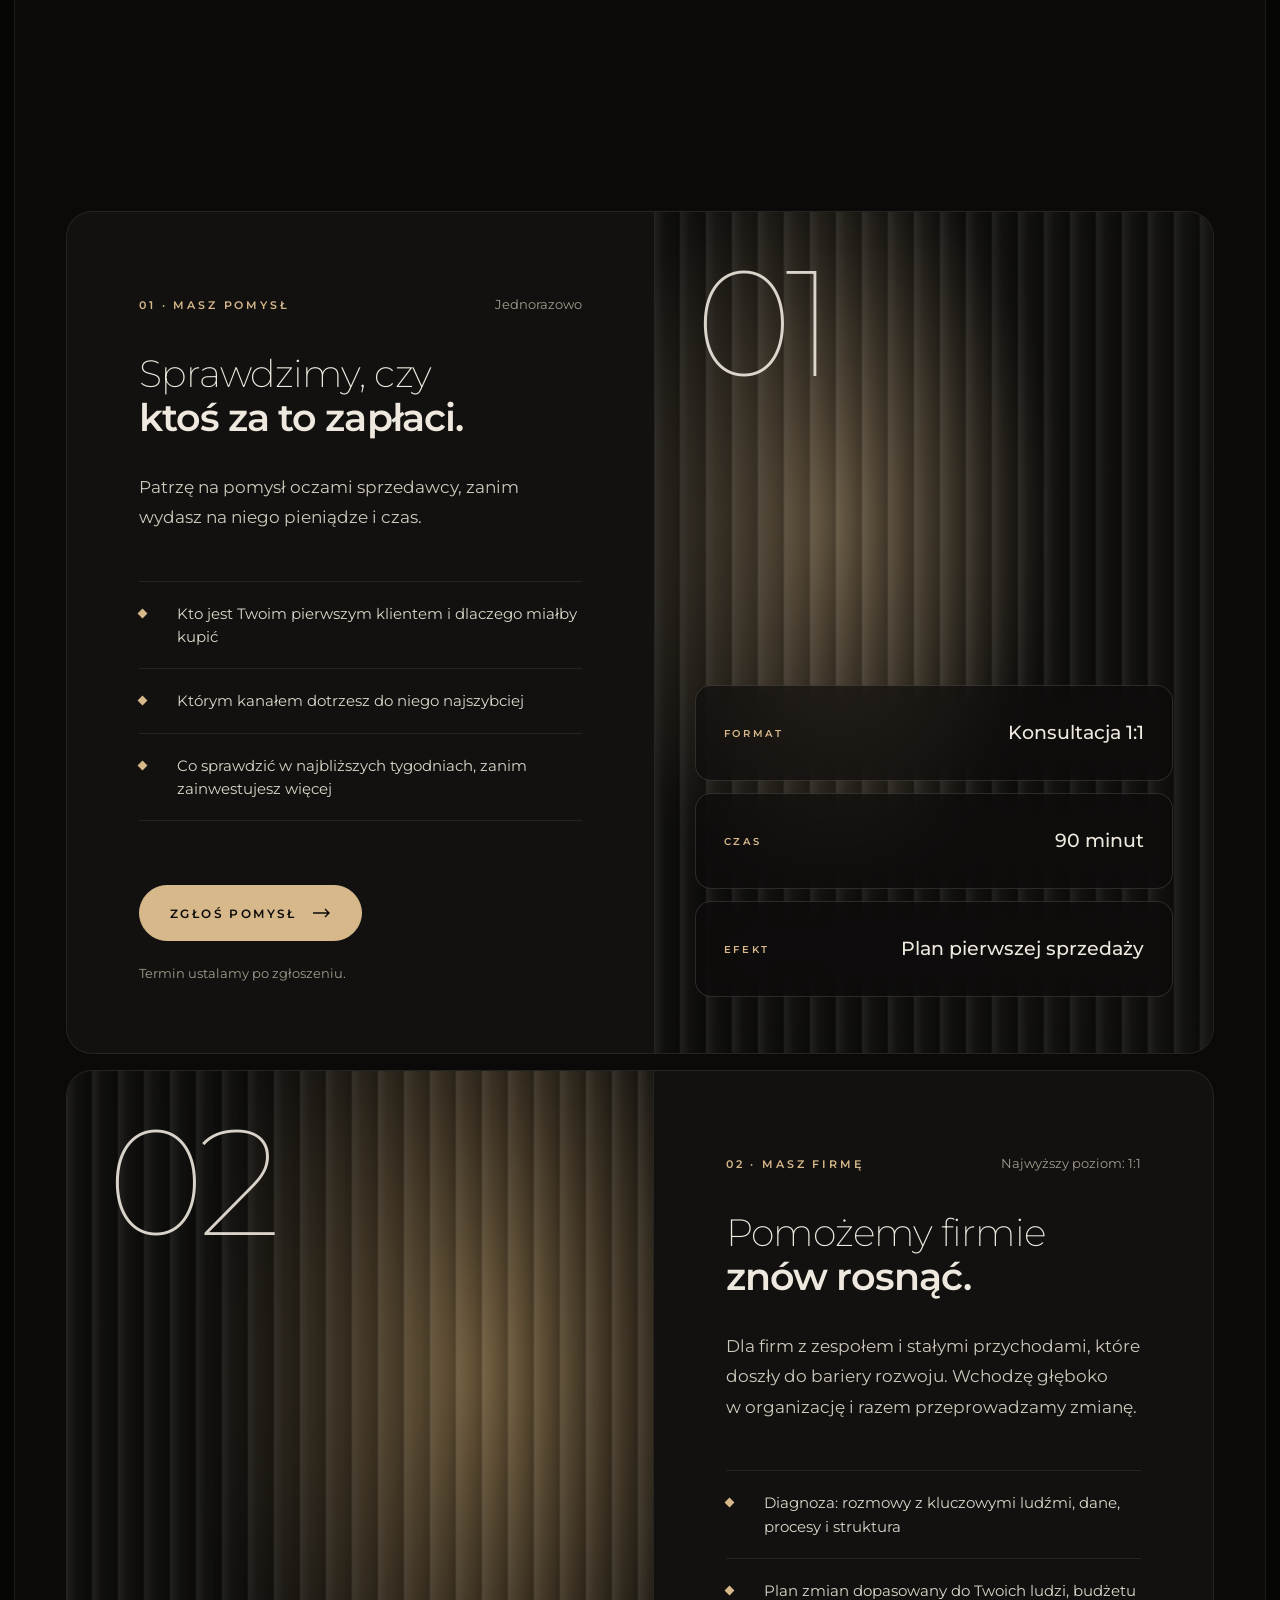
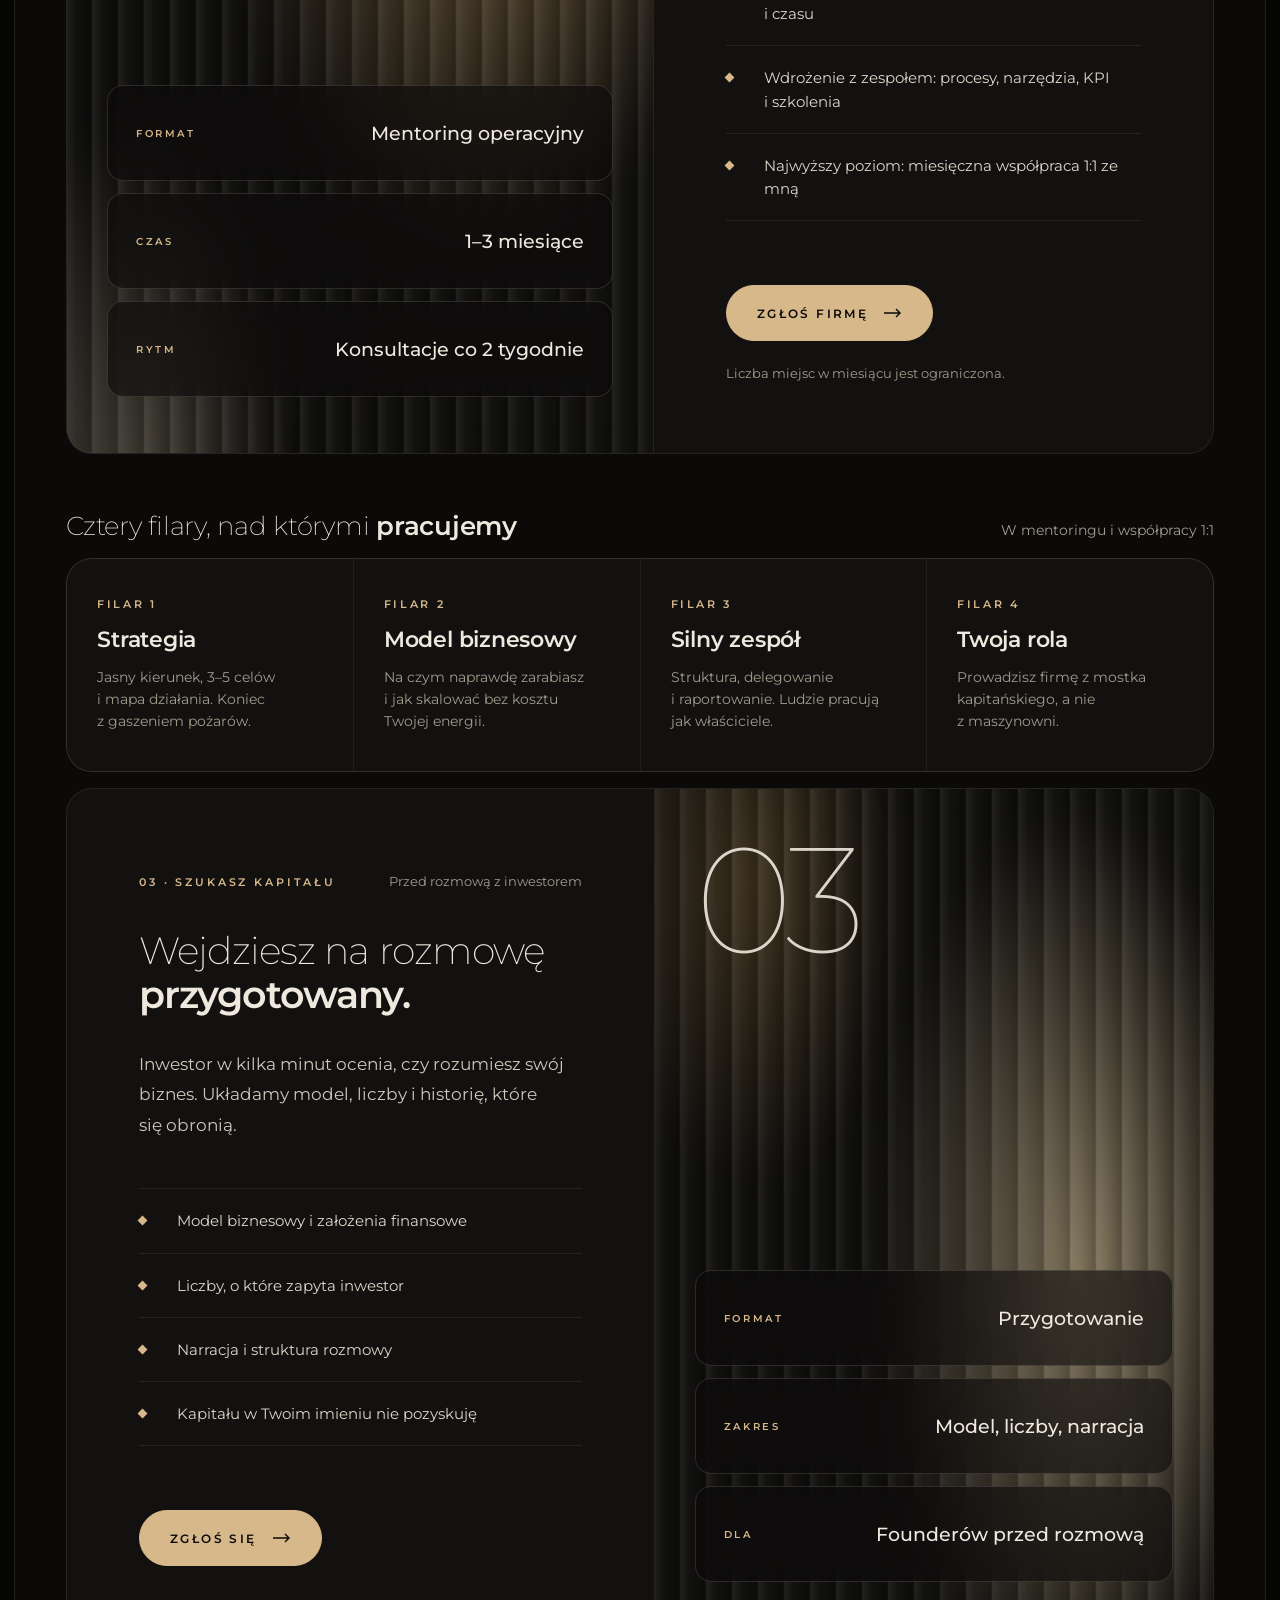
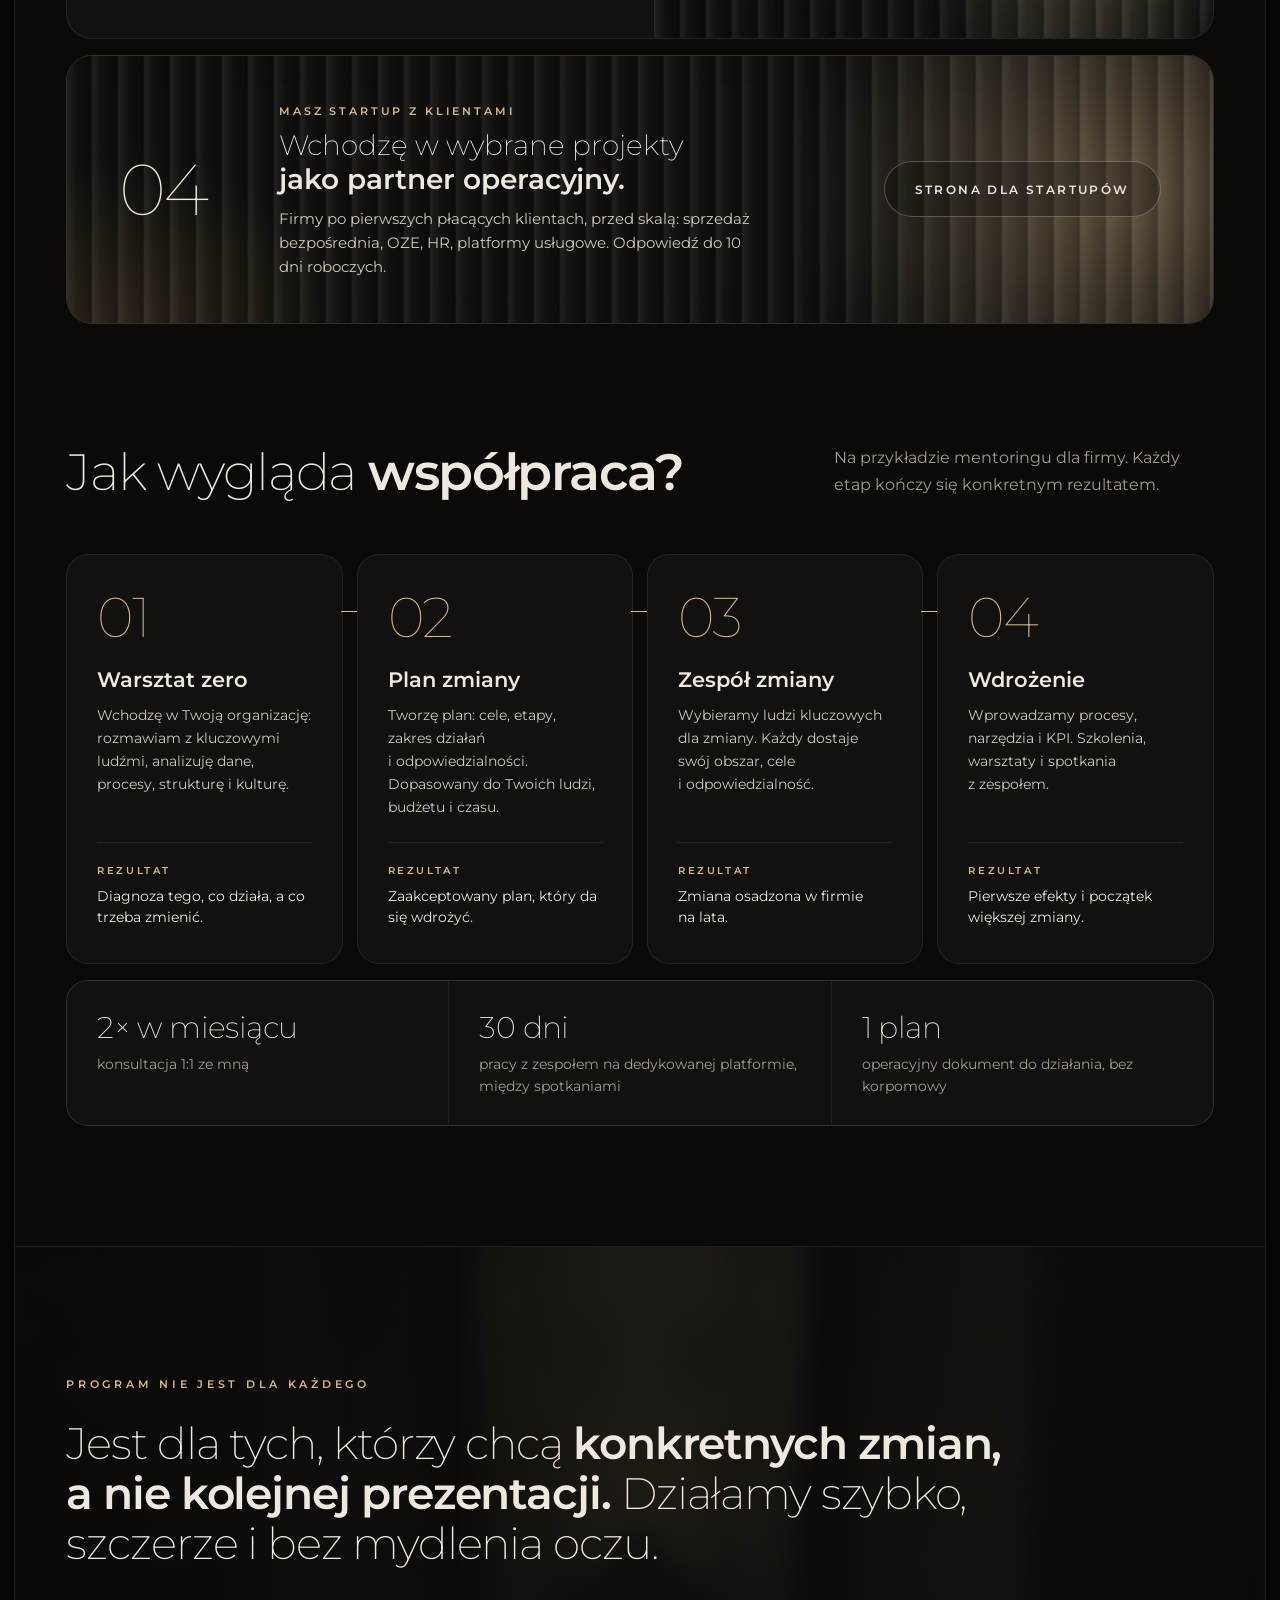
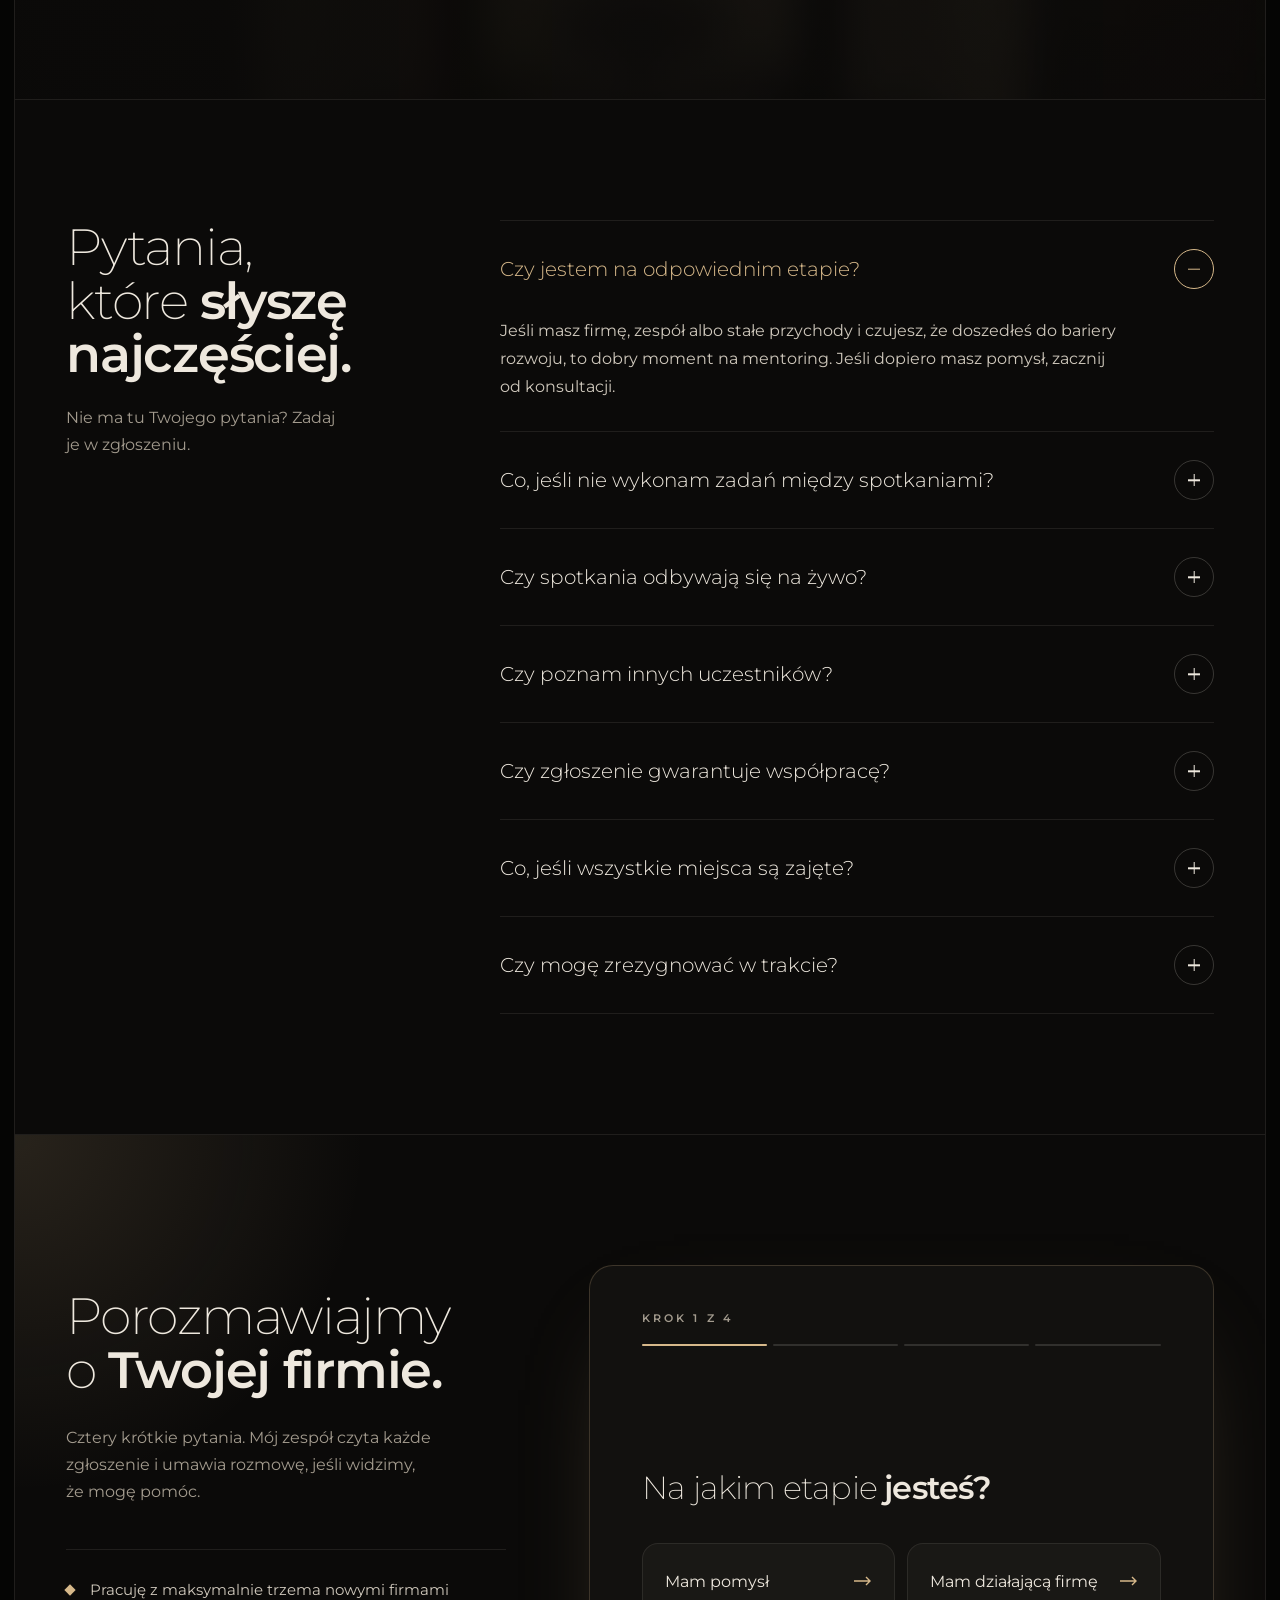
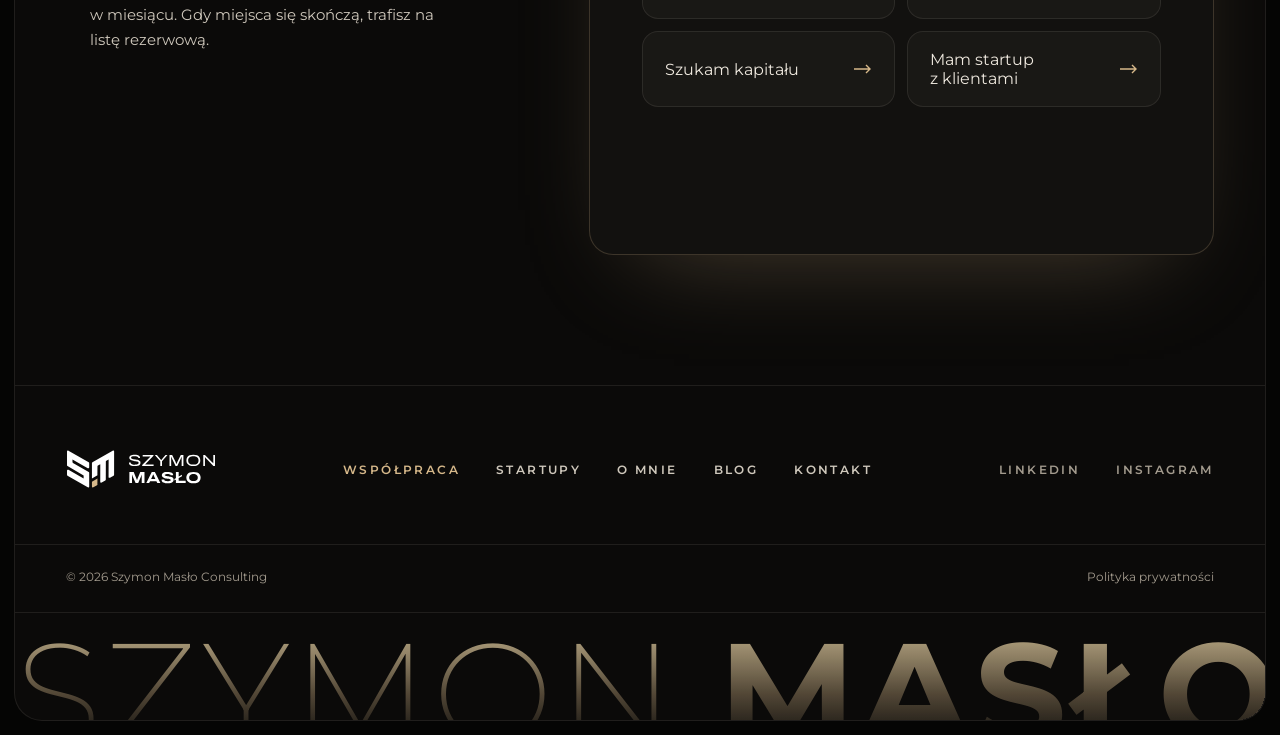
<file: wspolpraca/index.html>
<!doctype html>
<html lang="pl">
<head>
<meta charset="utf-8">
<meta name="viewport" content="width=device-width, initial-scale=1">
<title>Współpraca – Szymon Masło</title>
<meta name="description" content="Cztery formy pracy dopasowane do etapu Twojej firmy: konsultacja, mentoring operacyjny, przygotowanie do inwestora i partnerstwo w startupach.">
<meta name="robots" content="noindex, nofollow"><!-- wersja do akceptacji: usuń przy publikacji -->
<meta name="theme-color" content="#050504">
<meta property="og:title" content="Współpraca – Szymon Masło">
<meta property="og:description" content="Cztery formy pracy dopasowane do etapu Twojej firmy: konsultacja, mentoring operacyjny, przygotowanie do inwestora i partnerstwo w startupach.">
<meta property="og:image" content="../assets/img/og.jpg">
<link rel="icon" href="../assets/logo/oryginaly/logo-512.png">

<!-- Font: na start Google Fonts, docelowo self-hosted woff2 (latin-ext) w assets/fonts + preload -->
<link rel="preconnect" href="https://fonts.googleapis.com">
<link rel="preconnect" href="https://fonts.gstatic.com" crossorigin>
<link rel="stylesheet" href="https://fonts.googleapis.com/css2?family=Montserrat:wght@100..800&amp;display=swap">

<!-- LCP: zdjęcie w hero podstrony -->
<link rel="preload" as="image" type="image/webp" href="../assets/img/podstrony/wspolpraca-hero-1400.webp" imagesrcset="../assets/img/podstrony/wspolpraca-hero-800.webp 800w, ../assets/img/podstrony/wspolpraca-hero-1400.webp 1400w" imagesizes="(max-width: 640px) 100vw, 60vw" fetchpriority="high">

<link rel="stylesheet" href="../assets/css/tokens.css">
<link rel="stylesheet" href="../assets/css/base.css">
<link rel="stylesheet" href="../assets/css/sections/header.css">
<link rel="stylesheet" href="../assets/css/sections/hero.css">
<link rel="stylesheet" href="../assets/css/sections/subhero.css">
<link rel="stylesheet" href="../assets/css/sections/pains.css">
<link rel="stylesheet" href="../assets/css/sections/offers.css">
<link rel="stylesheet" href="../assets/css/sections/pillars.css">
<link rel="stylesheet" href="../assets/css/sections/process.css">
<link rel="stylesheet" href="../assets/css/sections/band.css">
<link rel="stylesheet" href="../assets/css/sections/faq.css">
<link rel="stylesheet" href="../assets/css/sections/apply.css">
<link rel="stylesheet" href="../assets/css/sections/footer.css">
<link rel="stylesheet" href="../assets/css/motion.css">
<script>
  /* Animacje tylko z JS i bez prefers-reduced-motion. Bezpiecznik: gdy main.js się nie wczyta w 3 s, pokaż wszystko. */
  (function (h) {
    h.classList.add('js');
    if (!matchMedia('(prefers-reduced-motion: reduce)').matches) h.classList.add('motion');
    setTimeout(function () { if (!h.classList.contains('motion-ready')) h.classList.remove('motion'); }, 3000);
  })(document.documentElement);
</script>
<script type="module" src="../assets/js/main.js"></script>
</head>
<body>
<a class="skip-link" href="#tresc">Przejdź do treści</a>
<div class="scroll-progress" aria-hidden="true"></div>

<div class="site">
<div class="site-frame" id="top">

<!-- ============ template-part: wspolpraca/hero (+ header.php) ============ -->
<section class="hero hero--sub" aria-labelledby="hero-h" data-section="hero">
  <div class="hero__bg" aria-hidden="true">
    <img src="../assets/img/hero-bg-korytarz-1280.webp" srcset="../assets/img/hero-bg-korytarz-768.webp 768w, ../assets/img/hero-bg-korytarz-1280.webp 1280w, ../assets/img/hero-bg-korytarz-1920.webp 1920w" sizes="(max-width: 640px) 200vw, 100vw" width="1920" height="1080" alt="" decoding="async">
  </div>
  <div class="hero__shot">
    <img src="../assets/img/podstrony/wspolpraca-hero-1400.webp" srcset="../assets/img/podstrony/wspolpraca-hero-800.webp 800w, ../assets/img/podstrony/wspolpraca-hero-1400.webp 1400w" sizes="(max-width: 640px) 100vw, 60vw" width="1400" height="1400" alt="Szymon Masło podczas rozmowy, z dłońmi złożonymi przed sobą" fetchpriority="high">
  </div>
  <div class="hero__glass flute" aria-hidden="true"></div>
  <div class="hero__dim" aria-hidden="true"></div>

  <header class="topbar">
    <a class="topbar__logo" href="../" aria-label="Szymon Masło, strona główna"><img src="../assets/logo/szymon-maslo-white.svg" width="142" height="36" alt=""></a>
    <nav class="topbar__nav" aria-label="Główna nawigacja">
      <a href="../wspolpraca/" aria-current="page">Współpraca</a>
      <a href="../startupy/">Startupy</a>
      <a href="../o-mnie/">O mnie</a>
      <a href="#">Blog</a>
      <a href="../kontakt/">Kontakt</a>
    </nav>
    <div class="topbar__actions">
      <a class="btn btn--ghost topbar__cta" href="#porozmawiajmy">Porozmawiajmy</a>
      <button class="topbar__menu-btn" type="button" aria-label="Otwórz menu" aria-expanded="false" aria-controls="mobile-menu" data-mmenu-open><svg width="20" height="20" viewBox="0 0 24 24" fill="none" stroke="currentColor" stroke-width="1.5" stroke-linecap="round" aria-hidden="true"><path d="M4 9h16M4 15h16"/></svg></button>
    </div>
  </header>

  <div class="hero__social">
    <a href="https://www.linkedin.com/in/szymonmaslo/" aria-label="LinkedIn" rel="noopener" target="_blank"><svg width="16" height="16" viewBox="0 0 24 24" fill="currentColor" aria-hidden="true"><path d="M4.98 3.5a2.5 2.5 0 1 1 0 5 2.5 2.5 0 0 1 0-5zM3 9h4v12H3zM9 9h3.8v1.7h.05c.53-1 1.83-2.05 3.77-2.05C20.6 8.65 21 11.3 21 14.7V21h-4v-5.6c0-1.34-.02-3.06-1.86-3.06-1.87 0-2.15 1.46-2.15 2.96V21H9z"/></svg></a>
    <a href="https://www.instagram.com/szymon_maslovsky" aria-label="Instagram" rel="noopener" target="_blank"><svg width="17" height="17" viewBox="0 0 24 24" fill="none" stroke="currentColor" stroke-width="1.7" aria-hidden="true"><rect x="3" y="3" width="18" height="18" rx="5"/><circle cx="12" cy="12" r="4"/><circle cx="17.5" cy="6.5" r="1" fill="currentColor" stroke="none"/></svg></a>
  </div>

  <div class="hero__copy" id="tresc">
    <nav class="hero__crumb crumb" aria-label="Okruszki"><ol><li><a href="../">Strona główna</a></li><li><span aria-current="page">Współpraca</span></li></ol></nav>
    <h1 class="hero__title thin" id="hero-h" data-split>Wybierz, <br>od czego <b>zaczynamy.</b></h1>
    <p class="hero__lead lead">Cztery formy pracy dopasowane do etapu Twojej firmy. Każda zaczyna się od krótkiego zgłoszenia i&nbsp;rozmowy.</p>
  </div>
  <nav class="hero__cells" aria-label="Na skróty">
    <a class="hero__cell" href="#pomysl"><span class="hero__cell-label">Masz pomysł <svg width="12" height="12" viewBox="0 0 12 12" fill="none" stroke="currentColor" stroke-width="1.3" aria-hidden="true"><path d="M2 10L10 2M4 2h6v6"/></svg></span><span class="hero__cell-text">Konsultacja, 90 minut</span></a>
    <a class="hero__cell" href="#firma"><span class="hero__cell-label">Masz firmę <svg width="12" height="12" viewBox="0 0 12 12" fill="none" stroke="currentColor" stroke-width="1.3" aria-hidden="true"><path d="M2 10L10 2M4 2h6v6"/></svg></span><span class="hero__cell-text">Mentoring, 1–3 miesiące</span></a>
    <a class="hero__cell" href="#kapital"><span class="hero__cell-label">Szukasz kapitału <svg width="12" height="12" viewBox="0 0 12 12" fill="none" stroke="currentColor" stroke-width="1.3" aria-hidden="true"><path d="M2 10L10 2M4 2h6v6"/></svg></span><span class="hero__cell-text">Przygotowanie do inwestora</span></a>
    <a class="hero__cell" href="#startup"><span class="hero__cell-label">Masz startup <svg width="12" height="12" viewBox="0 0 12 12" fill="none" stroke="currentColor" stroke-width="1.3" aria-hidden="true"><path d="M2 10L10 2M4 2h6v6"/></svg></span><span class="hero__cell-text">Partnerstwo operacyjne</span></a>
  </nav>
</section>

<main>
<!-- ============ template-part: wspolpraca/pains ============ -->
<section class="sec pains" aria-labelledby="pains-h" data-section="pains">
  <div class="wrap">
    <div class="sec-head">
      <h2 class="h2 thin" id="pains-h" data-split>Czy to <b>brzmi znajomo?</b></h2>
      <p class="lead" data-reveal style="--delay:.25s">Najczęstsze sytuacje, z&nbsp;którymi przychodzą <br>do mnie właściciele firm.</p>
    </div>
    <div class="pains__grid" data-stagger="scale">
      <div class="pains__card"><span class="pains__q" aria-hidden="true">„</span><p>Strategia jest, ale jej nie realizujemy, a&nbsp;każda zmiana to <b>gaszenie pożarów.</b></p></div>
      <div class="pains__card"><span class="pains__q" aria-hidden="true">„</span><p>Zadania są rozdzielone, ale zespół się gubi i&nbsp;na końcu <b>robię wszystko sam.</b></p></div>
      <div class="pains__card"><span class="pains__q" aria-hidden="true">„</span><p>Cele są wyznaczone, ale zespół rzadko je realizuje i&nbsp;<b>tracimy obrót.</b></p></div>
      <div class="pains__card"><span class="pains__q" aria-hidden="true">„</span><p>Nie wiem, czy problemem jest <b>strategia, sprzedaż czy zarządzanie.</b></p></div>
    </div>
    <div class="pains__foot" data-reveal>
      <p>Jeśli choć jedno pasuje, <b>wiesz już, od czego zacząć.</b></p>
      <a class="tlink" href="#porozmawiajmy">Porozmawiajmy <svg width="18" height="10" viewBox="0 0 18 10" fill="none" stroke="currentColor" stroke-width="1.4" aria-hidden="true"><path d="M0 5h16M12 1l4 4-4 4"/></svg></a>
    </div>
  </div>
</section>

<!-- ============ template-part: wspolpraca/offers ============ -->
<section class="sec sec--flush-top offers" id="formy" aria-labelledby="formy-h" data-section="offers">
  <div class="wrap">
    <div class="sec-head">
      <h2 class="h2 thin" id="formy-h" data-split>Cztery formy <b>współpracy.</b></h2>
      <p class="lead" data-reveal style="--delay:.25s">Każda ma inny cel i&nbsp;czas trwania. Nie musisz wybierać sam, dobierzemy ją w&nbsp;rozmowie.</p>
    </div>

    <article class="offer" id="pomysl" aria-labelledby="pomysl-h" data-reveal="scale">
      <div class="offer__txt">
        <div class="offer__head"><small>01 · Masz pomysł</small><i>Jednorazowo</i></div>
        <h3 class="offer__title" id="pomysl-h">Sprawdzimy, czy <b>ktoś za to zapłaci.</b></h3>
        <p class="offer__lead">Patrzę na pomysł oczami sprzedawcy, zanim wydasz na niego pieniądze i&nbsp;czas.</p>
        <ul class="offer__list" data-stagger style="--delay:.35s">
          <li>Kto jest Twoim pierwszym klientem i&nbsp;dlaczego miałby kupić</li>
          <li>Którym kanałem dotrzesz do niego najszybciej</li>
          <li>Co sprawdzić w&nbsp;najbliższych tygodniach, zanim zainwestujesz więcej</li>
        </ul>
        <div class="offer__cta"><a class="btn" href="#porozmawiajmy" data-preselect="stage:idea">Zgłoś pomysł <svg width="18" height="10" viewBox="0 0 18 10" fill="none" stroke="currentColor" stroke-width="1.4" aria-hidden="true"><path d="M0 5h16M12 1l4 4-4 4"/></svg></a><small>Termin ustalamy po zgłoszeniu.</small></div>
      </div>
      <div class="offer__vis" aria-hidden="true">
        <div class="glow glow--1"></div><div class="flute"></div>
        <span class="offer__no">01</span>
        <dl class="offer__facts" data-stagger style="--delay:.4s"><div><dt>Format</dt><dd>Konsultacja 1:1</dd></div><div><dt>Czas</dt><dd>90 minut</dd></div><div><dt>Efekt</dt><dd>Plan pierwszej sprzedaży</dd></div></dl>
      </div>
    </article>

    <article class="offer offer--rev" id="firma" aria-labelledby="firma-h" data-reveal="scale">
      <div class="offer__txt">
        <div class="offer__head"><small>02 · Masz firmę</small><i>Najwyższy poziom: 1:1</i></div>
        <h3 class="offer__title" id="firma-h">Pomożemy firmie <b>znów rosnąć.</b></h3>
        <p class="offer__lead">Dla firm z&nbsp;zespołem i&nbsp;stałymi przychodami, które doszły do bariery rozwoju. Wchodzę głęboko w&nbsp;organizację i&nbsp;razem przeprowadzamy zmianę.</p>
        <ul class="offer__list" data-stagger style="--delay:.35s">
          <li>Diagnoza: rozmowy z&nbsp;kluczowymi ludźmi, dane, procesy i&nbsp;struktura</li>
          <li>Plan zmian dopasowany do Twoich ludzi, budżetu i&nbsp;czasu</li>
          <li>Wdrożenie z&nbsp;zespołem: procesy, narzędzia, KPI i&nbsp;szkolenia</li>
          <li>Najwyższy poziom: miesięczna współpraca 1:1 ze mną</li>
        </ul>
        <div class="offer__cta"><a class="btn" href="#porozmawiajmy" data-preselect="stage:company">Zgłoś firmę <svg width="18" height="10" viewBox="0 0 18 10" fill="none" stroke="currentColor" stroke-width="1.4" aria-hidden="true"><path d="M0 5h16M12 1l4 4-4 4"/></svg></a><small>Liczba miejsc w&nbsp;miesiącu jest ograniczona.</small></div>
      </div>
      <div class="offer__vis" aria-hidden="true">
        <div class="glow glow--2"></div><div class="flute"></div>
        <span class="offer__no">02</span>
        <dl class="offer__facts" data-stagger style="--delay:.4s"><div><dt>Format</dt><dd>Mentoring operacyjny</dd></div><div><dt>Czas</dt><dd>1–3 miesiące</dd></div><div><dt>Rytm</dt><dd>Konsultacje co 2&nbsp;tygodnie</dd></div></dl>
      </div>
    </article>

    <div class="pillars__head" data-reveal><h3>Cztery filary, nad którymi <b>pracujemy</b></h3><p>W&nbsp;mentoringu i&nbsp;współpracy 1:1</p></div>
    <div class="pillars" data-stagger="fade">
      <div class="pillars__item"><small>Filar 1</small><h4>Strategia</h4><p>Jasny kierunek, 3–5 celów i&nbsp;mapa działania. Koniec z&nbsp;gaszeniem pożarów.</p></div>
      <div class="pillars__item"><small>Filar 2</small><h4>Model biznesowy</h4><p>Na czym naprawdę zarabiasz i&nbsp;jak skalować bez kosztu Twojej energii.</p></div>
      <div class="pillars__item"><small>Filar 3</small><h4>Silny zespół</h4><p>Struktura, delegowanie i&nbsp;raportowanie. Ludzie pracują jak właściciele.</p></div>
      <div class="pillars__item"><small>Filar 4</small><h4>Twoja rola</h4><p>Prowadzisz firmę z&nbsp;mostka kapitańskiego, a&nbsp;nie z&nbsp;maszynowni.</p></div>
    </div>

    <article class="offer offer--spaced" id="kapital" aria-labelledby="kapital-h" data-reveal="scale">
      <div class="offer__txt">
        <div class="offer__head"><small>03 · Szukasz kapitału</small><i>Przed rozmową z&nbsp;inwestorem</i></div>
        <h3 class="offer__title" id="kapital-h">Wejdziesz na rozmowę <b>przygotowany.</b></h3>
        <p class="offer__lead">Inwestor w&nbsp;kilka minut ocenia, czy rozumiesz swój biznes. Układamy model, liczby i&nbsp;historię, które się obronią.</p>
        <ul class="offer__list" data-stagger style="--delay:.35s">
          <li>Model biznesowy i&nbsp;założenia finansowe</li>
          <li>Liczby, o&nbsp;które zapyta inwestor</li>
          <li>Narracja i&nbsp;struktura rozmowy</li>
          <li>Kapitału w&nbsp;Twoim imieniu nie pozyskuję</li>
        </ul>
        <div class="offer__cta"><a class="btn" href="#porozmawiajmy" data-preselect="stage:capital">Zgłoś się <svg width="18" height="10" viewBox="0 0 18 10" fill="none" stroke="currentColor" stroke-width="1.4" aria-hidden="true"><path d="M0 5h16M12 1l4 4-4 4"/></svg></a></div>
      </div>
      <div class="offer__vis" aria-hidden="true">
        <div class="glow glow--3"></div><div class="flute"></div>
        <span class="offer__no">03</span>
        <dl class="offer__facts" data-stagger style="--delay:.4s"><div><dt>Format</dt><dd>Przygotowanie</dd></div><div><dt>Zakres</dt><dd>Model, liczby, narracja</dd></div><div><dt>Dla</dt><dd>Founderów przed rozmową</dd></div></dl>
      </div>
    </article>

    <div class="offer-startup" id="startup" data-reveal="scale">
      <div class="offer-startup__glow" aria-hidden="true"></div><div class="flute" aria-hidden="true"></div>
      <div class="offer-startup__in">
        <span class="offer-startup__no thin" aria-hidden="true">04</span>
        <div>
          <small>Masz startup z&nbsp;klientami</small>
          <h3 class="offer-startup__title">Wchodzę w&nbsp;wybrane projekty <b>jako partner operacyjny.</b></h3>
          <p>Firmy po pierwszych płacących klientach, przed skalą: sprzedaż bezpośrednia, OZE, HR, platformy usługowe. Odpowiedź do 10 dni roboczych.</p>
        </div>
        <a class="btn btn--ghost" href="../startupy/">Strona dla startupów</a>
      </div>
    </div>
  </div>
</section>

<!-- ============ template-part: wspolpraca/process ============ -->
<section class="sec sec--flush-top" aria-labelledby="proc-h" data-section="process">
  <div class="wrap">
    <div class="sec-head">
      <h2 class="h2 thin" id="proc-h" data-split>Jak wygląda <b>współpraca?</b></h2>
      <p class="lead" data-reveal style="--delay:.25s">Na przykładzie mentoringu dla firmy. Każdy etap kończy się konkretnym rezultatem.</p>
    </div>
    <ol class="process" data-stagger="process">
      <li class="process__step"><span class="process__n">01</span><h3>Warsztat zero</h3><p>Wchodzę w&nbsp;Twoją organizację: rozmawiam z&nbsp;kluczowymi ludźmi, analizuję dane, procesy, strukturę i&nbsp;kulturę.</p><div class="process__res"><div><small>Rezultat</small><p>Diagnoza tego, co działa, a&nbsp;co trzeba zmienić.</p></div></div></li>
      <li class="process__step"><span class="process__n">02</span><h3>Plan zmiany</h3><p>Tworzę plan: cele, etapy, zakres działań i&nbsp;odpowiedzialności. Dopasowany do Twoich ludzi, budżetu i&nbsp;czasu.</p><div class="process__res"><div><small>Rezultat</small><p>Zaakceptowany plan, który da się wdrożyć.</p></div></div></li>
      <li class="process__step"><span class="process__n">03</span><h3>Zespół zmiany</h3><p>Wybieramy ludzi kluczowych dla zmiany. Każdy dostaje swój obszar, cele i&nbsp;odpowiedzialność.</p><div class="process__res"><div><small>Rezultat</small><p>Zmiana osadzona w&nbsp;firmie na lata.</p></div></div></li>
      <li class="process__step"><span class="process__n">04</span><h3>Wdrożenie</h3><p>Wprowadzamy procesy, narzędzia i&nbsp;KPI. Szkolenia, warsztaty i&nbsp;spotkania z&nbsp;zespołem.</p><div class="process__res"><div><small>Rezultat</small><p>Pierwsze efekty i&nbsp;początek większej zmiany.</p></div></div></li>
    </ol>
    <div class="rhythm" data-stagger="fade" style="--delay:.3s">
      <div><b>2× w&nbsp;miesiącu</b><span>konsultacja 1:1 ze mną</span></div>
      <div><b><span data-count>30</span> dni</b><span>pracy z&nbsp;zespołem na dedykowanej platformie, między spotkaniami</span></div>
      <div><b>1 plan</b><span>operacyjny dokument do działania, bez korpomowy</span></div>
    </div>
  </div>
</section>

<!-- ============ template-part: wspolpraca/band ============ -->
<section class="band" aria-label="Dla kogo" data-section="band">
  <div class="band__bg" aria-hidden="true"><img src="../assets/img/hero-bg-korytarz-1280.webp" srcset="../assets/img/hero-bg-korytarz-768.webp 768w, ../assets/img/hero-bg-korytarz-1280.webp 1280w, ../assets/img/hero-bg-korytarz-1920.webp 1920w" sizes="100vw" width="1920" height="1080" alt="" loading="lazy" decoding="async"></div>
  <div class="band__shade" aria-hidden="true"></div>
  <div class="wrap">
    <small class="eyebrow" data-reveal="fade">Program nie jest dla każdego</small>
    <p class="band__text thin" data-split>Jest dla tych, którzy chcą <b>konkretnych zmian, a&nbsp;nie kolejnej prezentacji.</b> Działamy szybko, szczerze i&nbsp;bez mydlenia oczu.</p>
  </div>
</section>


<!-- ============ template-part: wspolpraca/faq (pytania z data.js → faq.wspolpraca) ============ -->
<section class="sec faq" aria-labelledby="faq-h" data-faq="wspolpraca" data-section="faq">
  <div class="wrap faq__grid">
    <div class="faq__side">
      <h2 class="h2 thin" id="faq-h" data-split>Pytania, które <b>słyszę najczęściej.</b></h2>
      <p class="lead" data-reveal style="--delay:.25s">Nie ma tu Twojego pytania? Zadaj je w&nbsp;zgłoszeniu.</p>
    </div>
    <div class="faq__list" data-faq-list data-stagger="fade"></div>
  </div>
</section>


<!-- ============ template-part: wspolpraca/apply (ten sam formularz co na stronie głównej) ============ -->
<section class="apply" id="porozmawiajmy" aria-labelledby="apply-h" data-section="apply" data-apply-config="apply">
  <div class="wrap apply__grid">
    <div data-stagger style="--delay:.1s">
      <h2 class="apply__title h2 thin" id="apply-h">Porozmawiajmy o&nbsp;<b>Twojej firmie.</b></h2>
      <p class="apply__lead lead">Cztery krótkie pytania. Mój zespół czyta każde zgłoszenie i&nbsp;umawia rozmowę, jeśli widzimy, <br>że mogę pomóc.</p>
      <div class="apply__limit"><span aria-hidden="true"></span><p>Pracuję z&nbsp;maksymalnie trzema nowymi firmami w&nbsp;miesiącu. Gdy miejsca się skończą, trafisz na listę rezerwową.</p></div>
    </div>

    <form data-reveal="scale" style="--delay:.25s" class="apply__card" data-apply-form data-source="wspolpraca" data-endpoint="" novalidate aria-labelledby="apply-h">
      <div class="apply__card-top" aria-live="polite"><small data-apply-step-label>Krok 1 z&nbsp;4</small><small data-apply-chosen></small></div>
      <div class="apply__bar" data-apply-bar aria-hidden="true"><i class="is-on"></i><i></i><i></i><i></i></div>

      <div class="apply__step" data-apply-step="1">
        <h3 class="apply__q thin" tabindex="-1" data-apply-heading>Na jakim etapie <b>jesteś?</b></h3>
        <div class="apply__choices" data-apply-choices="stage" data-advance="2" data-arrow></div>
      </div>

      <div class="apply__step" data-apply-step="2" hidden>
        <h3 class="apply__q thin" tabindex="-1" data-apply-heading>Co dziś najbardziej <b>blokuje wzrost?</b></h3>
        <label class="apply__field"><span>Kilka zdań wystarczy</span><textarea name="blocker"></textarea></label>
        <div class="apply__nav"><button class="apply__back" type="button" data-apply-nav="back">Wstecz</button><button class="btn" type="button" data-apply-nav="next">Dalej</button></div>
      </div>

      <div class="apply__step" data-apply-step="3" hidden>
        <h3 class="apply__q thin" tabindex="-1" data-apply-heading>Jakiej współpracy <b>szukasz?</b></h3>
        <div class="apply__choices" data-apply-choices="cooperation" data-advance="4" data-arrow></div>
        <div class="apply__nav"><button class="apply__back" type="button" data-apply-nav="back">Wstecz</button></div>
      </div>

      <div class="apply__step" data-apply-step="4" hidden>
        <h3 class="apply__q thin" tabindex="-1" data-apply-heading>Jak możemy <b>się odezwać?</b></h3>
        <label class="apply__field"><span>Imię i&nbsp;nazwisko</span><input type="text" name="full_name" autocomplete="name" required data-validate="name" aria-describedby="wspolpraca-err-name"><em class="apply__error" id="wspolpraca-err-name" data-apply-error="full_name"></em></label>
        <div class="apply__row2">
          <label class="apply__field"><span>E-mail</span><input type="email" name="email" autocomplete="email" required data-validate="email" aria-describedby="wspolpraca-err-email"><em class="apply__error" id="wspolpraca-err-email" data-apply-error="email"></em></label>
          <label class="apply__field"><span>Telefon</span><input type="tel" name="phone" autocomplete="tel" required data-validate="phone" aria-describedby="wspolpraca-err-phone"><em class="apply__error" id="wspolpraca-err-phone" data-apply-error="phone"></em></label>
        </div>
        <div class="apply__consent-wrap">
          <label class="apply__consent"><input type="checkbox" name="consent" required data-validate="consent" aria-describedby="wspolpraca-err-consent"><span>Zgadzam się na kontakt w&nbsp;sprawie zgłoszenia. Szczegóły w&nbsp;<a href="#">polityce prywatności</a>.</span></label>
          <em class="apply__error" id="wspolpraca-err-consent" data-apply-error="consent"></em>
        </div>
        <div class="apply__nav"><button class="apply__back" type="button" data-apply-nav="back">Wstecz</button><button class="btn" type="submit">Wyślij</button></div>
      </div>

      <div class="apply__step" data-apply-step="done" hidden>
        <div class="apply__done">
          <h3 class="apply__done-title thin" tabindex="-1" data-apply-heading>Dziękuję. <b>Odezwiemy się.</b></h3>
          <p class="apply__done-text">Mój zespół przeczyta zgłoszenie i&nbsp;skontaktuje się, żeby umówić rozmowę.</p>
        </div>
        <div class="apply__nav"><button class="apply__back" type="button" data-apply-nav="restart">Nowe zgłoszenie</button></div>
      </div>
    </form>
  </div>
</section>

</main>

<!-- ============ footer.php ============ -->
<footer class="footer">
  <div class="wrap footer__row" data-stagger="fade">
    <a href="../" class="footer__logo" aria-label="Szymon Masło, strona główna"><img src="../assets/logo/szymon-maslo-white.svg" width="150" height="38" alt="" loading="lazy"></a>
    <nav class="footer__nav" aria-label="Stopka"><a href="../wspolpraca/" aria-current="page">Współpraca</a><a href="../startupy/">Startupy</a><a href="../o-mnie/">O mnie</a><a href="#">Blog</a><a href="../kontakt/">Kontakt</a></nav>
    <div class="footer__social"><a href="https://www.linkedin.com/in/szymonmaslo/" rel="noopener" target="_blank">LinkedIn</a><a href="https://www.instagram.com/szymon_maslovsky" rel="noopener" target="_blank">Instagram</a></div>
  </div>
  <div class="wrap footer__bottom"><span>© 2026 Szymon Masło Consulting</span><a href="#">Polityka prywatności</a></div>
  <div class="footer__giant-box" aria-hidden="true" data-reveal-box><div class="footer__giant"><span>Szymon </span><b>Masło</b></div></div>
</footer>

</div>
</div>

<!-- ============ Pasek po przewinięciu (header.php, wariant sticky) ============ -->
<div class="stickybar" data-stickybar>
  <div class="stickybar__in">
    <a class="topbar__logo" href="../" aria-label="Szymon Masło, strona główna"><img src="../assets/logo/szymon-maslo-white.svg" width="142" height="36" alt=""></a>
    <nav class="topbar__nav" aria-label="Nawigacja w pasku">
      <a href="../wspolpraca/" aria-current="page">Współpraca</a>
      <a href="../startupy/">Startupy</a>
      <a href="../o-mnie/">O mnie</a>
      <a href="#">Blog</a>
      <a href="../kontakt/">Kontakt</a>
    </nav>
    <div class="topbar__actions">
      <a class="btn topbar__cta" href="#porozmawiajmy">Porozmawiajmy</a>
      <button class="topbar__menu-btn" type="button" aria-label="Otwórz menu" aria-expanded="false" aria-controls="mobile-menu" data-mmenu-open><svg width="20" height="20" viewBox="0 0 24 24" fill="none" stroke="currentColor" stroke-width="1.5" stroke-linecap="round" aria-hidden="true"><path d="M4 9h16M4 15h16"/></svg></button>
    </div>
  </div>
</div>

<!-- ============ Menu mobilne ============ -->
<dialog class="mmenu" id="mobile-menu" aria-label="Menu">
  <div class="mmenu__panel" tabindex="-1" autofocus>
    <div class="mmenu__flute flute" aria-hidden="true"></div>
    <div class="mmenu__top">
      <a href="../"><img src="../assets/logo/szymon-maslo-white.svg" width="142" height="36" alt="Szymon Masło, strona główna"></a>
      <button class="mmenu__close" type="button" aria-label="Zamknij menu" data-mmenu-close><svg width="20" height="20" viewBox="0 0 24 24" fill="none" stroke="currentColor" stroke-width="1.5" stroke-linecap="round" aria-hidden="true"><path d="M6 6l12 12M18 6L6 18"/></svg></button>
    </div>
    <nav class="mmenu__nav" aria-label="Menu mobilne">
      <a href="../wspolpraca/" aria-current="page" style="--i:0">Współpraca <small>01</small></a>
      <a href="../startupy/" style="--i:1">Startupy <small>02</small></a>
      <a href="../o-mnie/" style="--i:2">O mnie <small>03</small></a>
      <a href="#" style="--i:3">Blog <small>04</small></a>
      <a href="../kontakt/" style="--i:4">Kontakt <small>05</small></a>
    </nav>
    <div class="mmenu__foot">
      <a class="btn" href="#porozmawiajmy">Porozmawiajmy <svg width="18" height="10" viewBox="0 0 18 10" fill="none" stroke="currentColor" stroke-width="1.4" aria-hidden="true"><path d="M0 5h16M12 1l4 4-4 4"/></svg></a>
      <div class="mmenu__social"><a href="https://www.linkedin.com/in/szymonmaslo/" rel="noopener" target="_blank">LinkedIn</a><a href="https://www.instagram.com/szymon_maslovsky" rel="noopener" target="_blank">Instagram</a></div>
    </div>
  </div>
</dialog>
</body>
</html>
</file>
<file: assets/css/tokens.css>
/* Tokeny projektu – źródło: docs/design-system.md */
:root {
  /* kolory */
  --page: #050504;
  --bg: #0B0A09;
  --card: #12110F;
  --text: #EEE8DE;
  --text-2: #CFC8BC;
  --text-soft: #DDD6CA;
  --muted: #A39B8E;
  --placeholder: #8C857A;
  --gold: #D6B88A;
  --gold-hover: #E8D5B2;
  --line: rgba(214, 184, 138, .22);
  --line2: rgba(238, 232, 222, .09);
  --glass-line: rgba(238, 232, 222, .14);
  --gold-gradient: linear-gradient(135deg, #E9D3A8, #C9A46C 55%, #A9864F);
  --error: #E7A48C;

  /* typografia */
  --font: 'Montserrat', system-ui, sans-serif;

  /* kształty */
  --r: 28px;
  --r-card: 22px;
  --r-card-lg: 24px;
  --r-glass: 16px;
  --r-pill: 999px;

  /* układ */
  --wrap-max: 1320px;
  --wrap-pad: clamp(24px, 4vw, 56px);
  --sec-pad: 120px;

  /* ruch (punkty zaczepienia pod animacje) */
  --ease-out: cubic-bezier(.2, .8, .2, 1);
}

@media (max-width: 640px) {
  :root {
    --r: 20px;
    --wrap-pad: 20px;
    --sec-pad: 72px;
  }
}
</file>
<file: assets/css/base.css>
/* Reset, typografia, wspólne komponenty (.wrap, .btn, .flute, .dot) */
html { scroll-behavior: smooth; }
*, *::before, *::after { box-sizing: border-box; }
body {
  margin: 0;
  background: var(--page);
  color: var(--text);
  font-family: var(--font);
  -webkit-font-smoothing: antialiased;
}
img { display: block; max-width: 100%; }
h1, h2, h3, p, ul, ol, figure, blockquote { margin: 0; padding: 0; }
ul, ol { list-style: none; }
a { color: var(--text); }
a:hover { color: var(--gold-hover); }
button { font-family: inherit; }

:focus-visible { outline: 2px solid var(--gold); outline-offset: 3px; }
.btn:focus-visible { outline-offset: 4px; }

.visually-hidden {
  position: absolute !important; width: 1px; height: 1px; padding: 0; margin: -1px;
  overflow: hidden; clip: rect(0 0 0 0); white-space: nowrap; border: 0;
}
.skip-link {
  position: absolute; z-index: 100; left: 24px; top: -80px;
  padding: 14px 22px; border-radius: var(--r-pill);
  background: var(--gold); color: var(--bg); font-size: 13px; font-weight: 600; text-decoration: none;
}
.skip-link:focus { top: 24px; color: var(--bg); }

/* ramka strony */
.site { padding: 14px; overflow-x: clip; }
.site-frame {
  position: relative; background: var(--bg);
  border: 1px solid var(--line2); border-radius: var(--r); overflow: hidden;
}

.wrap { max-width: var(--wrap-max); margin: 0 auto; padding-inline: var(--wrap-pad); }

/* typografia */
.eyebrow { display: block; font-size: 11px; font-weight: 600; letter-spacing: .34em; text-transform: uppercase; color: var(--gold); }
.thin { font-weight: 200; letter-spacing: -.025em; }
.thin b { font-weight: 600; }
.h2 { font-size: clamp(38px, 4vw, 62px); line-height: 1.04; }
.lead { font-size: 16px; line-height: 1.7; color: var(--muted); }

/* łamanie linii: równe wiersze w nagłówkach, bez wiszących pojedynczych słów w akapitach */
h1, h2, h3, .paths__title, .apply__q { text-wrap: balance; }
p, q, dd, .lead { text-wrap: pretty; }

/* sekcje */
.sec { padding: var(--sec-pad) 0; }
.sec--flush-top { padding-top: 0; }
.sec-head { display: flex; justify-content: space-between; align-items: flex-end; gap: 48px; flex-wrap: wrap; margin-bottom: 56px; }
.sec-head .lead { max-width: 380px; }

/* fakturowane szkło */
.flute {
  -webkit-backdrop-filter: blur(16px) saturate(1.05);
  backdrop-filter: blur(16px) saturate(1.05);
  background:
    repeating-linear-gradient(90deg, rgba(255,255,255,.075) 0px, rgba(255,255,255,.015) 9px, rgba(0,0,0,.20) 24px, rgba(255,255,255,.09) 26px),
    linear-gradient(90deg, rgba(11,10,9,.55), rgba(11,10,9,.25));
}

/* złote poświaty (karty ścieżek, oferty, Startupy, CTA): .glow + wariant 1–4 */
.glow { position: absolute; inset: -10%; opacity: .8; pointer-events: none; }
.glow--1 { background: radial-gradient(45% 50% at 35% 40%, #D6B88A, rgba(214,184,138,0) 70%); }
.glow--2 { background: radial-gradient(50% 55% at 65% 35%, #C9A46C, rgba(201,164,108,0) 70%), radial-gradient(30% 40% at 20% 90%, rgba(243,227,195,.6), rgba(243,227,195,0) 70%); }
.glow--3 { background: radial-gradient(40% 60% at 70% 55%, #E9D3A8, rgba(233,211,168,0) 70%), radial-gradient(30% 40% at 25% 20%, rgba(169,134,79,.8), rgba(169,134,79,0) 70%); }
.glow--4 { background: conic-gradient(from 200deg at 55% 110%, rgba(214,184,138,0), #D6B88A 30deg, rgba(243,227,195,.9) 60deg, rgba(214,184,138,0) 110deg); }

/* przyciski */
.btn {
  display: inline-flex; align-items: center; justify-content: center; gap: 16px;
  min-height: 56px; padding: 0 30px; border-radius: var(--r-pill);
  background: var(--gold); color: var(--bg); border: 1px solid var(--gold);
  text-decoration: none; font-family: inherit; font-size: 12px; font-weight: 600;
  letter-spacing: .2em; text-transform: uppercase; cursor: pointer;
  transition: background .4s, color .4s, border-color .4s;
}
.btn:hover { background: transparent; color: var(--gold); }
.btn svg { flex: none; transition: transform .4s; }
.btn:hover svg { transform: translateX(4px); }
.btn--ghost { background: rgba(11,10,9,.25); color: var(--text); border-color: rgba(238,232,222,.28); }
.btn--ghost:hover { border-color: var(--gold); color: var(--gold); }

.tlink {
  display: inline-flex; align-items: center; gap: 12px; padding-bottom: 6px;
  font-size: 12px; font-weight: 600; letter-spacing: .2em; text-transform: uppercase;
  text-decoration: none; color: var(--text); border-bottom: 1px solid var(--line);
}
.tlink:hover { color: var(--gold); border-color: var(--gold); }

/* kropki sliderów */
.dot { display: block; width: 8px; height: 8px; border-radius: 4px; background: rgba(238,232,222,.25); transition: width .4s, background .4s; }
.dot.is-active { width: 26px; background: var(--gold); }

@media (max-width: 640px) {
  .site { padding: 8px; }
  .sec-head { margin-bottom: 32px; gap: 16px; }
  .h2 { font-size: 34px; line-height: 1.08; }
  .lead br { display: none; }
}

@media (prefers-reduced-motion: reduce) {
  html { scroll-behavior: auto; }
  *, *::before, *::after { animation: none !important; transition: none !important; }
}
</file>
<file: assets/css/sections/header.css>
/* Nagłówek (przyszły header.php): logo, menu w szklanej pigułce, CTA, przycisk menu mobilnego */
.topbar {
  position: absolute; z-index: 5; top: 0; left: 0; right: 0;
  display: grid; grid-template-columns: 1fr auto 1fr; align-items: center; gap: 24px;
  padding: 30px clamp(24px, 3vw, 44px);
}
.topbar__logo img { height: 34px; width: auto; }
.topbar__nav {
  display: flex; gap: 4px; padding: 6px; border-radius: var(--r-pill);
  background: rgba(11,10,9,.35); border: 1px solid rgba(238,232,222,.12);
  -webkit-backdrop-filter: blur(12px); backdrop-filter: blur(12px);
}
.topbar__nav a {
  padding: 11px 18px; border-radius: var(--r-pill); font-size: 13px; font-weight: 500;
  text-decoration: none; color: rgba(238,232,222,.8); transition: background .3s, color .3s;
}
.topbar__nav a:hover { background: rgba(238,232,222,.1); color: var(--text); }
/* bieżąca strona: aria-current="page" (w WP wp_nav_menu ustawia to samo) */
.topbar__nav a[aria-current="page"] { background: rgba(238,232,222,.1); color: var(--text); }
.topbar__actions { justify-self: end; display: flex; align-items: center; gap: 10px; }
.topbar__cta { min-height: 48px; padding: 0 22px; }
.topbar__menu-btn {
  display: none; width: 48px; height: 48px; border-radius: 50%; place-items: center; cursor: pointer;
  color: var(--text); background: rgba(11,10,9,.35); border: 1px solid rgba(238,232,222,.18);
  -webkit-backdrop-filter: blur(10px); backdrop-filter: blur(10px);
}
.topbar__menu-btn:hover { border-color: var(--gold); color: var(--gold); }

@media (max-width: 1100px) {
  .topbar { grid-template-columns: 1fr auto; }
  .topbar__nav { display: none; }
  /* Rozjazd z projektem: w projekcie przycisk menu pojawia się dopiero ≤640 px,
     więc między 641 a 1100 px nie było nawigacji. Pokazujemy go już od 1100 px. */
  .topbar__menu-btn { display: grid; }
}
@media (max-width: 640px) {
  .topbar { position: relative; order: -1; padding: 20px; }
  .topbar__logo img { height: 30px; }
  .topbar__cta { display: none; }
}

/* ===== Menu mobilne (propozycja, do akceptacji) ===== */
.mmenu {
  position: fixed; inset: 0; width: 100%; height: 100%; max-width: none; max-height: none;
  margin: 0; padding: 0; border: 0; background: transparent; color: var(--text);
  overflow: hidden;
}
.mmenu::backdrop { background: rgba(5,5,4,.6); }
.mmenu__panel {
  position: absolute; inset: 8px; display: flex; flex-direction: column;
  border-radius: 20px; border: 1px solid var(--line2); overflow: auto;
  background: radial-gradient(60% 50% at 0% 0%, rgba(214,184,138,.22), rgba(214,184,138,0) 70%),
              radial-gradient(50% 40% at 100% 100%, rgba(169,134,79,.25), rgba(169,134,79,0) 70%),
              var(--bg);
}
.mmenu__flute { position: absolute; inset: 0 auto 0 0; width: 38%; pointer-events: none; border-right: 1px solid rgba(238,232,222,.12); }
.mmenu__top { position: relative; display: flex; justify-content: space-between; align-items: center; padding: 20px; }
.mmenu__top img { height: 30px; width: auto; }
.mmenu__close {
  width: 48px; height: 48px; border-radius: 50%; display: grid; place-items: center; cursor: pointer;
  color: var(--text); background: rgba(11,10,9,.35); border: 1px solid rgba(238,232,222,.18);
}
.mmenu__close:hover { border-color: var(--gold); color: var(--gold); }
.mmenu__nav { position: relative; flex: 1; display: flex; flex-direction: column; justify-content: center; padding: 24px 28px; }
.mmenu__nav a {
  display: flex; justify-content: space-between; align-items: center; gap: 16px;
  padding: 16px 0; border-bottom: 1px solid var(--line2);
  font-size: clamp(30px, 8vw, 44px); font-weight: 200; letter-spacing: -.025em; line-height: 1.1; text-decoration: none; color: var(--text);
}
.mmenu__nav a small { font-size: 11px; font-weight: 600; letter-spacing: .26em; color: var(--gold); }
.mmenu__nav a:hover, .mmenu__nav a[aria-current="page"] { color: var(--gold); }
.mmenu__foot { position: relative; display: flex; flex-direction: column; gap: 20px; padding: 24px 28px 32px; }
.mmenu__foot .btn { width: 100%; }
.mmenu__social { display: flex; gap: 28px; }
.mmenu__social a { font-size: 12px; font-weight: 600; letter-spacing: .2em; text-transform: uppercase; text-decoration: none; color: var(--muted); }
.mmenu__social a:hover { color: var(--gold); }
/* punkt zaczepienia pod animację wejścia */
.mmenu[open] .mmenu__panel { animation: mmenu-in .35s var(--ease-out) both; }
@keyframes mmenu-in { from { opacity: 0; transform: translateY(-8px); } }
html.is-menu-open { overflow: hidden; }

/* ===== Pasek po przewinięciu (pokazuje się, gdy hero zniknie z ekranu) ===== */
.stickybar {
  position: fixed; z-index: 40; top: 22px; left: 0; right: 0; pointer-events: none;
  transform: translate3d(0, -140%, 0); opacity: 0;
  transition: transform .6s var(--ease-out), opacity .4s ease;
}
.stickybar.is-shown { transform: none; opacity: 1; }
.stickybar__in {
  pointer-events: auto;
  display: grid; grid-template-columns: 1fr auto 1fr; align-items: center; gap: 24px;
  max-width: 1320px; margin: 0 auto; padding: 8px 8px 8px 26px;
  border-radius: var(--r-pill); border: 1px solid rgba(238,232,222,.12);
  background: rgba(11,10,9,.72);
  -webkit-backdrop-filter: blur(14px) saturate(1.1); backdrop-filter: blur(14px) saturate(1.1);
  box-shadow: 0 20px 50px -20px rgba(0,0,0,.7);
}
.stickybar .topbar__logo img { height: 28px; }
/* jedno szkło na cały pasek: menu w środku bez własnego blura */
.stickybar .topbar__nav { padding: 0; background: none; border: 0; -webkit-backdrop-filter: none; backdrop-filter: none; }
.stickybar .topbar__nav a { padding: 10px 16px; }
.stickybar .topbar__cta { min-height: 44px; }
.stickybar .topbar__menu-btn { width: 44px; height: 44px; background: none; -webkit-backdrop-filter: none; backdrop-filter: none; }
@media (max-width: 1360px) { .stickybar { padding-inline: 28px; } }
@media (max-width: 1100px) { .stickybar__in { grid-template-columns: 1fr auto; } }
@media (max-width: 640px) {
  .stickybar { top: 14px; padding-inline: 14px; }
  .stickybar__in { padding: 6px 6px 6px 18px; }
  .stickybar .topbar__logo img { height: 26px; }
  .stickybar .topbar__cta { display: inline-flex; min-height: 40px; padding: 0 14px; font-size: 10px; letter-spacing: .14em; }
  .stickybar .topbar__menu-btn { width: 40px; height: 40px; }
}
</file>
<file: assets/css/sections/hero.css>
/* Sekcja 1: Hero */
.hero { position: relative; height: 960px; overflow: hidden; }
.hero__bg { position: absolute; inset: 0; }
.hero__bg img { width: 100%; height: 100%; object-fit: cover; object-position: center; }
.hero__photo { position: absolute; bottom: 0; right: 8%; height: 95%; aspect-ratio: 805 / 1439; }
.hero__photo::before {
  content: ""; position: absolute; left: -30%; right: -30%; top: 5%; bottom: 10%;
  /* gradient z wieloma przystankami (łagodne wygaszanie, mniej widoczne pasy/banding) */
  background: radial-gradient(50% 50% at 50% 40%,
    rgba(233,213,168,.2) 0%, rgba(233,213,168,.16) 14%, rgba(233,213,168,.11) 28%,
    rgba(233,213,168,.065) 42%, rgba(233,213,168,.03) 55%, rgba(233,213,168,.01) 64%, rgba(233,213,168,0) 72%);
}
.hero__photo img {
  position: relative; width: 100%; height: 100%; object-fit: contain; object-position: 50% 100%;
  filter: drop-shadow(0 30px 60px rgba(0,0,0,.6));
}
.hero__social {
  position: absolute; z-index: 6; right: clamp(20px, 2.4vw, 36px); top: 50%; transform: translateY(-50%);
  display: flex; flex-direction: column; gap: 10px;
}
.hero__social a {
  width: 46px; height: 46px; border-radius: 50%; display: grid; place-items: center; color: var(--text);
  background: rgba(11,10,9,.35); border: 1px solid rgba(238,232,222,.18);
  -webkit-backdrop-filter: blur(10px); backdrop-filter: blur(10px); transition: border-color .3s, color .3s;
}
.hero__social a:hover { border-color: var(--gold); color: var(--gold); }
.hero__glass { position: absolute; top: 0; bottom: 0; left: 0; width: 44%; border-right: 1px solid rgba(238,232,222,.12); }
.hero__dim { position: absolute; inset: 0; background: linear-gradient(0deg, rgba(11,10,9,.94) 0%, rgba(11,10,9,.5) 20%, rgba(11,10,9,0) 40%); }
.hero__copy { position: absolute; z-index: 4; left: clamp(24px, 3.4vw, 56px); top: 250px; width: min(540px, 38%); }
.hero__title { font-size: clamp(46px, 5.4vw, 84px); line-height: 1; }
.hero__lead { margin-top: 28px; color: var(--text-2); max-width: 420px; }
.hero__ctas { display: flex; flex-wrap: wrap; gap: 12px; margin-top: 40px; }

.hero__cells {
  position: absolute; z-index: 4; left: 0; right: 0; bottom: 0;
  display: grid; grid-template-columns: repeat(4, minmax(0, 1fr)); border-top: 1px solid var(--glass-line);
}
.hero__cell {
  display: flex; flex-direction: column; justify-content: space-between; gap: 14px;
  padding: 26px clamp(20px, 2.4vw, 36px) 34px; border-left: 1px solid var(--glass-line);
  text-decoration: none; color: var(--text); transition: background .4s;
}
.hero__cell:first-child { border-left: 0; }
.hero__cell:hover { background: rgba(214,184,138,.07); color: var(--text); }
.hero__cell-label { display: flex; justify-content: space-between; align-items: center; font-size: 11px; font-weight: 600; letter-spacing: .26em; text-transform: uppercase; color: var(--gold); }
.hero__cell-label svg { opacity: .5; transition: opacity .3s, transform .3s; }
.hero__cell:hover .hero__cell-label svg { opacity: 1; transform: translate(3px, -3px); }
.hero__cell-text { font-size: 17px; font-weight: 300; line-height: 1.35; white-space: nowrap; }

@media (max-width: 1100px) {
  .hero__glass { width: 100%; }
  .hero__copy { width: auto; right: 24px; }
  .hero__cells { grid-template-columns: repeat(2, minmax(0, 1fr)); }
  .hero__cell-text { white-space: normal; }
}
@media (max-width: 640px) {
  .hero { height: auto; display: flex; flex-direction: column; }
  .hero__photo { position: relative; right: auto; bottom: auto; height: 430px; margin: 0 auto -60px; }
  /* na telefonie poświata dużo słabsza i szersza, żeby nie dominowała */
  .hero__photo::before { left: -60%; right: -60%; top: 0; bottom: 20%; opacity: .45; }
  /* tło korytarza jest na telefonie mocno powiększone: przygaszamy je, żeby beż nie dominował */
  .hero__bg img { opacity: .5; }
  .hero__glass { top: auto; bottom: 0; height: 62%; width: 100%; border-right: 0; border-top: 1px solid rgba(238,232,222,.12); }
  .hero__dim { background: linear-gradient(0deg, rgba(11,10,9,.9) 0%, rgba(11,10,9,.2) 45%, rgba(11,10,9,0) 70%); }
  .hero__social { top: 100px; right: 16px; transform: none; }
  .hero__social a { width: 42px; height: 42px; }
  .hero__copy { position: relative; left: auto; right: auto; top: auto; width: auto; padding: 0 20px 36px; }
  .hero__title { font-size: 40px; line-height: 1.04; }
  .hero__lead { margin-top: 20px; font-size: 15px; }
  .hero__ctas { margin-top: 28px; }
  .hero__ctas .btn { flex: 1 1 100%; }
  .hero__cells { position: relative; grid-template-columns: 1fr; }
  .hero__cell { border-left: 0; border-top: 1px solid var(--glass-line); padding: 18px 20px; gap: 8px; }
  .hero__cell-text { font-size: 16px; }
}
</file>
<file: assets/css/sections/results.css>
/* Sekcja 2: Liczby, które stoją za radą (bento) */
.results__grid { display: grid; grid-template-columns: repeat(12, minmax(0, 1fr)); gap: 14px; }
.results__tile { position: relative; overflow: hidden; border-radius: var(--r-card); background: var(--card); border: 1px solid var(--line2); transition: border-color .5s; }
.results__tile:hover { border-color: var(--line); }
.results__art { position: absolute; inset: 0; }
.results__art img {
  position: absolute; right: 0; top: 0; height: 100%; width: auto; min-width: 70%;
  object-fit: cover; object-position: right center; opacity: .9; transition: transform 1.2s var(--ease-out);
}
.results__tile:hover .results__art img { transform: scale(1.04); }
.results__art::after {
  content: ""; position: absolute; inset: 0;
  background: linear-gradient(90deg, var(--card) 18%, rgba(18,17,15,.6) 45%, rgba(18,17,15,0) 70%),
              linear-gradient(0deg, rgba(18,17,15,.85), rgba(18,17,15,0) 45%);
}
.results__tile--stat .results__art::after {
  background: linear-gradient(90deg, rgba(18,17,15,.75) 10%, rgba(18,17,15,.35) 55%, rgba(18,17,15,0) 80%),
              linear-gradient(0deg, rgba(18,17,15,.95) 0%, rgba(18,17,15,.7) 40%, rgba(18,17,15,0) 75%);
}
.results__tile--big { grid-column: span 7; min-height: 540px; }
.results__tile--photo { grid-column: span 5; min-height: 540px; }
.results__tile--stat { grid-column: span 3; min-height: 300px; }

.results__in { position: absolute; z-index: 1; left: 36px; right: 36px; bottom: 34px; }
.results__label { display: block; font-size: 11px; font-weight: 600; letter-spacing: .28em; text-transform: uppercase; color: var(--gold); }
.results__value { display: block; margin-top: 14px; font-size: 64px; font-weight: 200; letter-spacing: -.04em; line-height: .95; }
.results__value sup { font-size: .4em; font-weight: 300; color: var(--gold); vertical-align: top; margin-left: 4px; }
.results__text { margin-top: 12px; font-size: 14px; line-height: 1.55; color: var(--muted); max-width: 230px; }

.results__tile--big .results__in { left: 44px; bottom: 44px; }
.results__big-num { display: flex; align-items: flex-start; gap: 14px; margin-top: 18px; }
.results__big-num b { font-size: clamp(120px, 12vw, 190px); font-weight: 100; letter-spacing: -.05em; line-height: .8; }
.results__big-num span { margin-top: .5em; font-size: 24px; font-weight: 300; color: var(--gold); line-height: 1.15; }
.results__tile--big .results__text { margin-top: 24px; font-size: 16px; max-width: 400px; }

.results__photo { position: absolute; inset: 0; width: 100%; height: 100%; object-fit: cover; object-position: 62% 10%; transform: scale(1.32); transform-origin: 58% 58%; }
.results__tile--photo::after { content: ""; position: absolute; inset: 0; background: linear-gradient(0deg, rgba(11,10,9,.85), rgba(11,10,9,0) 50%); }
.results__glass {
  position: absolute; z-index: 1; left: 18px; right: 18px; bottom: 18px;
  display: flex; flex-direction: column; align-items: flex-start; gap: 16px; padding: 20px 22px;
  border-radius: var(--r-glass); background: rgba(18,17,15,.55); border: 1px solid var(--glass-line);
  -webkit-backdrop-filter: blur(14px); backdrop-filter: blur(14px);
}
.results__glass small { display: block; font-size: 10px; font-weight: 600; letter-spacing: .28em; text-transform: uppercase; color: var(--gold); }
.results__glass-title { display: block; margin-top: 6px; font-size: 17px; font-weight: 600; }
.results__logos {
  display: grid; grid-template-columns: repeat(2, minmax(0, 1fr)); align-items: center; gap: 18px 28px;
  width: 100%; padding-top: 18px; border-top: 1px solid var(--glass-line);
}
.results__logos img { height: 24px; width: auto; max-width: 100%; }
.results__wordmark { font-size: 17px; font-weight: 600; letter-spacing: .14em; color: var(--text); }

.results__tile--gold { background: var(--gold-gradient); border: 0; color: var(--bg); }
.results__tile--gold .results__label, .results__tile--gold .results__text { color: rgba(11,10,9,.72); }
.results__tile--gold .results__value { font-size: 38px; font-weight: 600; letter-spacing: -.01em; }

.results__press { grid-column: span 12; padding: 28px 36px; display: flex; align-items: center; gap: 28px; }
.results__press-label {
  flex: none; display: flex; align-items: center; gap: 12px; padding-right: 28px; white-space: nowrap;
  border-right: 1px solid var(--line); font-size: 12px; font-weight: 600; letter-spacing: .3em; text-transform: uppercase; color: var(--gold);
}
.results__press-label::before { content: ""; width: 7px; height: 7px; background: var(--gold); transform: rotate(45deg); }
.results__press-list { display: flex; flex: 1; justify-content: space-between; gap: 18px; min-width: 0; }
.results__press-list li { white-space: nowrap; font-size: 12px; font-weight: 400; letter-spacing: .1em; text-transform: uppercase; color: rgba(238,232,222,.55); }

.results__dots, .results__press-m { display: none; }

@media (max-width: 1100px) {
  .results__tile--big, .results__tile--photo { grid-column: span 12; }
  .results__tile--stat { grid-column: span 6; }
}
@media (max-width: 640px) {
  .results__grid {
    display: flex; overflow-x: auto; scroll-snap-type: x mandatory; gap: 10px;
    margin-inline: -20px; padding: 0 20px; scrollbar-width: none;
  }
  .results__grid::-webkit-scrollbar { display: none; }
  .results__grid > .results__tile { flex: 0 0 84%; scroll-snap-align: center; min-height: 460px; }
  .results__grid > .results__press { display: none; }
  .results__tile--big .results__in { left: 24px; right: 24px; bottom: 28px; }
  .results__big-num b { font-size: 110px; }
  .results__big-num span { font-size: 20px; }
  .results__glass { left: 12px; right: 12px; bottom: 12px; padding: 18px; }
  .results__in { left: 24px; right: 24px; bottom: 24px; }
  .results__value { font-size: 56px; }
  .results__dots { display: flex; justify-content: center; gap: 8px; margin-top: 20px; }
  .results__press-m { display: block; margin-top: 32px; padding-top: 24px; border-top: 1px solid var(--line2); }
  .results__press-m small { display: block; font-size: 12px; font-weight: 600; letter-spacing: .3em; text-transform: uppercase; color: var(--gold); }
  .results__press-m p { margin-top: 12px; font-size: 13px; line-height: 1.9; letter-spacing: .06em; text-transform: uppercase; color: rgba(238,232,222,.6); }
}
</file>
<file: assets/css/sections/paths.css>
/* Sekcja 3: Gdzie jesteś dzisiaj? (slider ścieżek) */
.paths__top { display: flex; justify-content: space-between; align-items: center; gap: 24px; flex-wrap: wrap; }
.paths__tabs { display: flex; gap: 4px; padding: 6px; border-radius: var(--r-pill); background: var(--card); border: 1px solid var(--line2); }
.paths__tab {
  display: flex; align-items: center; gap: 10px; padding: 12px 20px; border-radius: var(--r-pill);
  background: none; border: 0; color: var(--muted); font-size: 14px; font-weight: 500; cursor: pointer;
  transition: background .3s, color .3s;
}
.paths__tab small { font-size: 11px; font-weight: 600; color: var(--gold); }
.paths__tab:hover { color: var(--text); }
.paths__tab[aria-selected="true"] { background: var(--gold); color: var(--bg); }
.paths__tab[aria-selected="true"] small { color: var(--bg); }
.paths__arrows { display: flex; gap: 8px; }
.paths__arrow {
  width: 52px; height: 52px; border-radius: 50%; border: 1px solid rgba(238,232,222,.2); background: none;
  color: var(--text); display: grid; place-items: center; cursor: pointer; transition: border-color .3s, color .3s;
}
.paths__arrow:hover { border-color: var(--gold); color: var(--gold); }

.paths__slider { margin-top: 36px; overflow: hidden; margin-inline: calc(-1 * var(--wrap-pad)); }
.paths__track {
  --i: 1;
  display: flex;
  transform: translateX(calc(19% - var(--i) * (62% + 24px)));
  transition: transform .9s var(--ease-out);
}
.paths__slide {
  flex: 0 0 62%; margin-right: 24px; display: grid; grid-template-columns: minmax(0, 1.15fr) minmax(0, 1fr);
  min-height: 470px; border-radius: var(--r-card-lg); background: var(--card); border: 1px solid var(--line2);
  overflow: hidden; opacity: .28; transform: scale(.94); cursor: pointer;
  transition: opacity .8s, transform .9s var(--ease-out), border-color .6s;
}
.paths__slide:hover { opacity: .45; }
.paths__slide.is-active { opacity: 1; transform: none; border-color: var(--line); cursor: default; }
.paths__txt { display: flex; flex-direction: column; padding: 52px; }
.paths__label { font-size: 11px; font-weight: 600; letter-spacing: .26em; text-transform: uppercase; color: var(--gold); }
.paths__title { margin-top: 22px; font-size: clamp(30px, 2.8vw, 44px); font-weight: 200; letter-spacing: -.025em; line-height: 1.08; }
.paths__desc { margin-top: 20px; font-size: 17px; line-height: 1.65; color: var(--text-2); max-width: 440px; }
.paths__ctas { display: flex; align-items: center; gap: 28px; flex-wrap: wrap; margin-top: auto; padding-top: 32px; }
.paths__vis { position: relative; overflow: hidden; border-left: 1px solid var(--line2); }
.paths__vis .flute { position: absolute; inset: 0; }
.paths__facts { position: absolute; z-index: 1; left: 28px; right: 28px; bottom: 28px; display: grid; gap: 10px; }
.paths__facts div { padding: 18px 22px; border-radius: var(--r-glass); background: rgba(11,10,9,.55); border: 1px solid var(--glass-line); }
/* Szkło na podpisach tylko w aktywnej karcie – przygaszone karty nie potrzebują blur (wydajność) */
.paths__slide.is-active .paths__facts div { -webkit-backdrop-filter: blur(12px); backdrop-filter: blur(12px); }
.paths__facts dt { font-size: 10px; font-weight: 600; letter-spacing: .28em; text-transform: uppercase; color: var(--gold); }
.paths__facts dd { margin: 6px 0 0; font-size: 19px; font-weight: 500; white-space: pre-line; }

.paths__dots { display: none; }
.paths__dot-btn { width: 34px; height: 34px; display: grid; place-items: center; background: none; border: 0; padding: 0; cursor: pointer; }

@media (max-width: 1100px) {
  .paths__slide { flex-basis: 86%; grid-template-columns: 1fr; }
  .paths__track { transform: translateX(calc(7% - var(--i) * (86% + 24px))); }
  .paths__vis { min-height: 260px; }
}
@media (max-width: 640px) {
  .paths__top { display: none; }
  .paths__slider { margin-top: 24px; touch-action: pan-y; }
  .paths__track { transform: translateX(calc(8% - var(--i) * (84% + 12px))); }
  .paths__slide { flex: 0 0 84%; margin-right: 12px; grid-template-columns: 1fr; min-height: 0; transform: scale(.96); }
  .paths__txt { padding: 28px 24px; }
  .paths__title { font-size: 28px; margin-top: 16px; }
  .paths__desc { font-size: 15px; margin-top: 14px; }
  .paths__ctas { padding-top: 24px; gap: 18px; }
  .paths__ctas .btn { flex: 1 1 100%; }
  .paths__vis { min-height: 230px; border-left: 0; border-top: 1px solid var(--line2); }
  .paths__facts { left: 16px; right: 16px; bottom: 16px; }
  .paths__facts div { padding: 14px 18px; }
  .paths__facts dd { font-size: 16px; }
  .paths__dots { display: flex; justify-content: center; gap: 4px; margin-top: 16px; }
}
</file>
<file: assets/css/sections/career.css>
/* Sekcja 4: Przeszedłem każdy szczebel (schody). Blok fundacji: mission.css */
.career__stairs { display: grid; grid-template-columns: repeat(8, minmax(0, 1fr)); align-items: end; height: 540px; }
.career__step {
  position: relative; display: flex; flex-direction: column; height: var(--h, auto); padding: 22px 18px 0;
  border-top: 1px solid var(--gold); border-left: 1px solid var(--line);
  background: linear-gradient(180deg, rgba(214,184,138,.12), rgba(214,184,138,.02) 70%, rgba(214,184,138,0));
  transition: background .5s;
}
.career__step:hover { background: linear-gradient(180deg, rgba(214,184,138,.22), rgba(214,184,138,.04) 70%, rgba(214,184,138,0)); }
.career__step::before { content: ""; position: absolute; top: -5px; left: -5px; width: 9px; height: 9px; background: var(--gold); transform: rotate(45deg); }
.career__year { font-size: 34px; font-weight: 100; letter-spacing: -.03em; line-height: 1; color: var(--gold); }
.career__role { margin-top: 16px; font-size: 10px; font-weight: 600; letter-spacing: .2em; text-transform: uppercase; color: var(--muted); }
.career__name { margin-top: 6px; font-size: 16px; font-weight: 600; line-height: 1.25; }
.career__gain { margin-top: 10px; font-size: 13px; line-height: 1.5; color: var(--text-2); }
.career__step--now { background: linear-gradient(180deg, rgba(214,184,138,.32), rgba(214,184,138,.06) 70%, rgba(214,184,138,0)); box-shadow: 0 -30px 80px -30px rgba(214,184,138,.45); }
.career__step--now .career__year { font-weight: 600; }
.career__step--now::before { box-shadow: 0 0 0 5px rgba(214,184,138,.2), 0 0 22px rgba(214,184,138,.8); }

  position: absolute; inset: 0;
  background: radial-gradient(40% 120% at 8% 50%, rgba(214,184,138,.55), rgba(214,184,138,0) 70%),
              radial-gradient(30% 90% at 95% 100%, rgba(169,134,79,.45), rgba(169,134,79,0) 70%), var(--card);
}

.career .mission { margin-top: 56px; }
.career__foot { display: flex; justify-content: space-between; align-items: center; gap: 24px; flex-wrap: wrap; margin-top: 40px; padding-top: 28px; border-top: 1px solid var(--line2); }
.career__foot p { font-size: 20px; font-weight: 200; letter-spacing: -.01em; }
.career__foot p b { font-weight: 600; }

@media (max-width: 1100px) {
  .career__stairs { grid-template-columns: repeat(4, minmax(0, 1fr)); height: auto; row-gap: 24px; }
  .career__step { height: auto; }
}
@media (max-width: 640px) {
  .career__stairs { grid-template-columns: 1fr; row-gap: 0; }
  .career__step { display: grid; grid-template-columns: 76px 1fr; column-gap: 14px; padding: 18px 16px 20px; border-left: 0; }
  .career__step::before { left: -4px; }
  .career__year { grid-row: 1 / span 3; font-size: 30px; }
  .career__role { margin-top: 2px; }
  .career .mission { margin-top: 40px; }
  .career__foot { flex-direction: column; align-items: flex-start; gap: 16px; }
  .career__foot p { font-size: 18px; }
}
</file>
<file: assets/css/sections/mission.css>
/* Blok fundacji (strona główna w sekcji „Przeszedłem każdy szczebel”, /o-mnie/ jako .mission--big) */
.mission { position: relative; border-radius: var(--r-card-lg); overflow: hidden; border: 1px solid var(--line); }
.mission__glow {
  position: absolute; inset: 0;
  background: radial-gradient(40% 120% at 8% 50%, rgba(214,184,138,.55), rgba(214,184,138,0) 70%),
              radial-gradient(30% 90% at 95% 100%, rgba(169,134,79,.45), rgba(169,134,79,0) 70%), var(--card);
}
.mission__flute { position: absolute; inset: 0; }
.mission__in { position: relative; z-index: 1; display: grid; grid-template-columns: 220px minmax(0, 1fr) auto; gap: 48px; align-items: center; padding: 48px 52px; }
.mission__in img { width: 200px; height: auto; }
.mission__title { font-size: clamp(24px, 2.2vw, 34px); line-height: 1.2; }
.mission__text { margin-top: 14px; font-size: 16px; line-height: 1.6; color: var(--text-2); max-width: 560px; }

.mission--big .mission__in { padding: 64px 56px; }
.mission--big .mission__title { font-size: clamp(28px, 2.6vw, 40px); }
.mission--big .mission__text { max-width: 640px; }

@media (max-width: 1100px) {
  .mission__in { grid-template-columns: 1fr; }
}
@media (max-width: 640px) {
  .mission__in, .mission--big .mission__in { gap: 20px; padding: 28px 24px; }
  .mission__in img { width: 170px; }
  .mission__in br { display: none; }
}
</file>
<file: assets/css/sections/people.css>
/* Sekcja 5: Ludzie, z którymi działam (akordeon opinii) */
.people__list { display: flex; gap: 14px; height: 640px; }
.people__card {
  position: relative; flex: 1 1 0; min-width: 0; overflow: hidden; padding: 0;
  border-radius: var(--r-card); border: 1px solid var(--line2); background: var(--card);
  color: var(--text); text-align: left; cursor: pointer;
  transition: flex-grow .8s var(--ease-out);
}
.people__card[aria-pressed="true"] { flex-grow: 2.6; cursor: default; }
.people__card img {
  position: absolute; inset: 0; width: 100%; height: 100%; object-fit: cover; object-position: 50% 25%;
  filter: grayscale(1) brightness(.55); transform: scale(1.06);
  transition: filter .8s, transform 1.2s var(--ease-out);
}
.people__card[aria-pressed="true"] img { filter: grayscale(.1) brightness(.75); transform: none; }
.people__placeholder { position: absolute; inset: 0; display: grid; place-items: center; background: radial-gradient(60% 60% at 50% 35%, #2A2621, #12110F); font-size: 120px; font-weight: 100; color: rgba(214,184,138,.5); }
.people__card::after { content: ""; position: absolute; inset: 0; background: linear-gradient(0deg, rgba(11,10,9,.96) 8%, rgba(11,10,9,.2) 55%, rgba(11,10,9,0)); }
.people__in { position: absolute; z-index: 1; left: 32px; right: 32px; bottom: 32px; }
.people__role { display: block; font-size: 11px; font-weight: 600; letter-spacing: .28em; text-transform: uppercase; color: var(--gold); }
.people__name { display: block; margin-top: 10px; font-size: 22px; font-weight: 600; }
/* Cytat zwija się płynnie (wysokość 0fr → 1fr), zamiast wskakiwać przez display:none.
   Na desktopie ma stałą szerokość, żeby tekst nie przelewał się, gdy karta się rozszerza. */
.people__quote-wrap { display: grid; grid-template-rows: 0fr; transition: grid-template-rows .8s var(--ease-out); }
.people__card[aria-pressed="true"] .people__quote-wrap { grid-template-rows: 1fr; }
.people__quote {
  display: block; min-height: 0; overflow: hidden; padding-top: 22px;
  font-size: clamp(20px, 1.8vw, 27px); font-weight: 200; line-height: 1.45; quotes: "„" "”"; max-width: 640px;
  opacity: 0; transition: opacity .5s ease;
}
.people__card[aria-pressed="true"] .people__quote { opacity: 1; transition: opacity .7s ease .3s; }
@media (min-width: 1101px) { .people__quote { width: min(560px, 42vw); } }

@media (max-width: 1100px) {
  .people__list { flex-direction: column; height: auto; }
  .people__card { min-height: 220px; }
  .people__card[aria-pressed="true"] { min-height: 560px; }
}
@media (max-width: 640px) {
  .people__list { gap: 10px; }
  .people__card { min-height: 130px; }
  .people__card[aria-pressed="true"] { min-height: 540px; }
  .people__in { left: 20px; right: 20px; bottom: 20px; }
  .people__quote { font-size: 19px; }
}
</file>
<file: assets/css/sections/newsletter.css>
/* Sekcja 6: Newsletter */
.newsletter { padding: 80px 0; border-top: 1px solid var(--line2); background: radial-gradient(40% 120% at 100% 50%, rgba(214,184,138,.08), rgba(214,184,138,0) 70%); }
.newsletter__in { display: grid; grid-template-columns: minmax(0, 1fr) minmax(0, 1fr); gap: 64px; align-items: center; }
.newsletter__title { font-size: clamp(26px, 2.4vw, 36px); line-height: 1.2; }
.newsletter__text { margin-top: 14px; font-size: 15px; line-height: 1.6; color: var(--muted); }
.newsletter__form { display: flex; align-items: flex-end; gap: 12px; }
.newsletter__field { flex: 1; }
.newsletter__field input {
  width: 100%; height: 56px; background: transparent; border: 0; border-bottom: 1px solid rgba(238,232,222,.3);
  color: var(--text); font: inherit; font-size: 17px; font-weight: 300; outline: none;
}
.newsletter__field input::placeholder { color: var(--placeholder); }
.newsletter__field input:focus { border-color: var(--gold); }
.newsletter__field input:focus-visible { outline: none; box-shadow: 0 1px 0 0 var(--gold); }

@media (max-width: 1100px) {
  .newsletter__in { grid-template-columns: 1fr; }
}
@media (max-width: 640px) {
  .newsletter { padding: 56px 0; }
  .newsletter__in { gap: 28px; }
  .newsletter__form { flex-direction: column; align-items: stretch; }
}
</file>
<file: assets/css/sections/apply.css>
/* Sekcja 7: Porozmawiajmy o Twojej firmie (formularz krokowy) */
.apply {
  position: relative; padding: 130px 0; border-top: 1px solid var(--line2);
  background: radial-gradient(40% 60% at 0% 0%, rgba(214,184,138,.14), rgba(214,184,138,0) 70%), var(--bg);
}
.apply__grid { display: grid; grid-template-columns: minmax(0, 5fr) minmax(0, 7fr); gap: clamp(48px, 6vw, 96px); align-items: start; }
.apply__title { margin-top: 24px; }
.apply__lead { margin-top: 28px; max-width: 420px; }
.apply__limit { display: flex; gap: 16px; align-items: flex-start; margin-top: 44px; padding-top: 28px; border-top: 1px solid var(--line2); max-width: 440px; }
.apply__limit span { flex: none; width: 8px; height: 8px; margin-top: 8px; background: var(--gold); transform: rotate(45deg); }
.apply__limit p { font-size: 15px; line-height: 1.65; color: var(--text-2); }

.apply__card { padding: 44px 52px 48px; border-radius: var(--r-card-lg); background: var(--card); border: 1px solid var(--line); display: flex; flex-direction: column; box-shadow: 0 40px 100px -50px rgba(214,184,138,.35); }
.apply__card-top { display: flex; justify-content: space-between; align-items: center; gap: 20px; min-height: 16px; }
.apply__card-top small { font-size: 11px; font-weight: 600; letter-spacing: .28em; text-transform: uppercase; color: var(--muted); }
.apply__card-top small + small { color: var(--gold); }
.apply__bar { display: grid; grid-template-columns: repeat(4, minmax(0, 1fr)); gap: 6px; margin-top: 18px; }
.apply__bar i { position: relative; overflow: hidden; height: 2px; border-radius: 2px; background: rgba(238,232,222,.14); }
.apply__bar i::after { content: ""; position: absolute; inset: 0; background: var(--gold); transform: scaleX(0); transform-origin: 0 50%; transition: transform .7s var(--ease-out); }
.apply__bar i.is-on::after { transform: scaleX(1); }

.apply__step { min-height: 460px; display: flex; flex-direction: column; justify-content: center; padding: 24px 0 0; }
.apply__step[hidden] { display: none; }
.apply__q { font-size: 32px; line-height: 1.2; animation: apply-fadeup .5s ease both; }
.apply__q:focus { outline: none; }
.apply__choices { display: grid; grid-template-columns: repeat(2, minmax(0, 1fr)); gap: 12px; margin-top: 36px; animation: apply-fadeup .5s .05s ease both; }
@keyframes apply-fadeup { from { opacity: 0; transform: translateY(12px); } }
.apply__choice {
  display: flex; justify-content: space-between; align-items: center; gap: 16px; min-height: 76px; padding: 0 22px;
  border-radius: var(--r-glass); background: rgba(238,232,222,.03); border: 1px solid var(--line2);
  color: var(--text); font-size: 16px; font-weight: 400; text-align: left; cursor: pointer;
  transition: border-color .3s, background .3s;
}
.apply__choice span { white-space: pre-line; }
.apply__choice svg { color: var(--gold); flex: none; transition: transform .3s; }
.apply__choice:hover { border-color: var(--gold); background: rgba(214,184,138,.06); }
.apply__choice:hover svg { transform: translateX(4px); }
.apply__choice[aria-pressed="true"] { border-color: var(--gold); background: rgba(214,184,138,.1); }

.apply__field { display: flex; flex-direction: column; gap: 6px; margin-top: 26px; }
.apply__field > span { font-size: 11px; font-weight: 600; letter-spacing: .26em; text-transform: uppercase; color: var(--muted); }
.apply__field input, .apply__field textarea {
  width: 100%; background: transparent; border: 0; border-bottom: 1px solid rgba(238,232,222,.25); border-radius: 0;
  padding: 12px 0; color: var(--text); font: inherit; font-size: 17px; font-weight: 300; outline: none; transition: border-color .3s;
}
.apply__field textarea { min-height: 150px; resize: vertical; }
.apply__field input:focus, .apply__field textarea:focus { border-color: var(--gold); }
.apply__field input:focus-visible, .apply__field textarea:focus-visible { box-shadow: 0 1px 0 0 var(--gold); }
.apply__field [aria-invalid="true"] { border-color: var(--error); }
.apply__error { font-size: 13px; line-height: 1.5; color: var(--error); }
.apply__error:empty { display: none; }
.apply__row2 { display: grid; grid-template-columns: repeat(2, minmax(0, 1fr)); gap: 28px; }
.apply__consent { display: flex; gap: 14px; align-items: flex-start; margin-top: 26px; font-size: 13px; line-height: 1.6; color: var(--muted); }
.apply__consent input { width: 18px; height: 18px; margin: 2px 0 0; flex: none; accent-color: #D6B88A; }
.apply__consent-wrap .apply__error { display: block; margin: 8px 0 0 32px; }
.apply__consent-wrap .apply__error:empty { display: none; }
.apply__nav { display: flex; justify-content: space-between; align-items: center; gap: 16px; padding-top: 36px; }
.apply__back { background: none; border: 0; padding: 12px 0; color: var(--muted); font-size: 12px; font-weight: 600; letter-spacing: .22em; text-transform: uppercase; cursor: pointer; }
.apply__back:hover { color: var(--text); }
.apply__done-title { font-size: 48px; line-height: 1.05; }

/* pytania z wyborem w polu formularza (Startupy: branża, liczba klientów; Kontakt: temat) */
.apply__fs { border: 0; padding: 0; margin: 26px 0 0; min-width: 0; }
.apply__fs legend { padding: 0; margin-bottom: 14px; font-size: 11px; font-weight: 600; letter-spacing: .26em; text-transform: uppercase; color: var(--muted); }
.apply__fs .apply__choices { margin-top: 0; }
.apply__fs .apply__choices--four { grid-template-columns: repeat(4, minmax(0, 1fr)); }
.apply__fs .apply__choice { min-height: 58px; font-size: 15px; }
.apply__field input::placeholder, .apply__field textarea::placeholder { color: var(--placeholder); }
.apply__nav--end { justify-content: flex-end; }
.apply__done-text { margin-top: 22px; font-size: 17px; font-weight: 300; line-height: 1.65; color: var(--text-2); max-width: 440px; }

@media (max-width: 1100px) {
  .apply__grid { grid-template-columns: 1fr; }
  .apply__fs .apply__choices--four { grid-template-columns: repeat(2, minmax(0, 1fr)); }
  .apply__choices { grid-template-columns: 1fr; }
}
@media (max-width: 640px) {
  .apply { padding: 72px 0; }
  .apply__lead { margin-top: 20px; }
  .apply__limit { margin-top: 28px; }
  .apply__card { padding: 28px 20px 32px; }
  .apply__card-top { flex-wrap: wrap; }
  .apply__step { min-height: 0; padding-top: 28px; }
  .apply__q { font-size: 26px; }
  .apply__choices { margin-top: 24px; }
  .apply__choice { min-height: 64px; }
  .apply__row2 { grid-template-columns: 1fr; gap: 0; }
  .apply__nav { flex-wrap: wrap; }
  .apply__fs .apply__choices, .apply__fs .apply__choices--four { grid-template-columns: 1fr; }
}
</file>
<file: assets/css/sections/footer.css>
/* Sekcja 8: Stopka */
.footer { border-top: 1px solid var(--line2); }
.footer__row { display: flex; justify-content: space-between; align-items: center; gap: 40px; flex-wrap: wrap; padding-top: 64px; padding-bottom: 56px; }
.footer__logo img { height: 38px; width: auto; }
.footer__nav, .footer__social { display: flex; gap: 36px; flex-wrap: wrap; }
.footer__nav a, .footer__social a { font-size: 12px; font-weight: 600; letter-spacing: .2em; text-transform: uppercase; text-decoration: none; color: var(--text-2); }
.footer__social a { color: var(--muted); }
.footer__nav a:hover, .footer__social a:hover, .footer__nav a[aria-current="page"] { color: var(--gold); }
.footer__bottom { display: flex; justify-content: space-between; gap: 16px; flex-wrap: wrap; padding-top: 24px; padding-bottom: 28px; border-top: 1px solid var(--line2); font-size: 12px; color: var(--muted); }
.footer__bottom a { color: var(--muted); text-decoration: none; }
.footer__bottom a:hover { color: var(--gold); }
.footer__giant-box { height: min(8.4vw, 124px); overflow: hidden; border-top: 1px solid var(--line2); }
.footer__giant {
  text-align: center; font-size: min(11.2vw, 166px); line-height: .95; letter-spacing: .03em; text-transform: uppercase; white-space: nowrap;
  background: linear-gradient(180deg, rgba(233,213,168,.9) 0%, rgba(214,184,138,.35) 55%, rgba(214,184,138,0) 90%);
  -webkit-background-clip: text; background-clip: text; color: transparent; padding-top: .08em;
}
.footer__giant span { font-weight: 200; }
.footer__giant b { font-weight: 700; }

@media (max-width: 640px) {
  .footer__row { flex-direction: column; align-items: flex-start; gap: 28px; padding-top: 48px; padding-bottom: 40px; }
  .footer__nav { gap: 14px 24px; }
  .footer__bottom { flex-direction: column; gap: 8px; }
  .footer__giant-box { height: 9.4vw; }
  .footer__giant { font-size: 10vw; letter-spacing: .01em; }
}
</file>
<file: assets/css/motion.css>
/* =====================================================================
   Animacje (scroll reveal, intro hero, mikroruchy).
   Wszystko działa tylko pod klasą html.motion, którą ustawia skrypt w <head>
   (bez JS albo przy prefers-reduced-motion strona jest w pełni statyczna).
   Animujemy wyłącznie transform i opacity. Keyframes mają tylko „from”,
   więc po zakończeniu element wraca do swoich zwykłych stylów (hover itd.).
   ===================================================================== */

@keyframes rv-up    { from { opacity: 0; transform: translate3d(0, 48px, 0); } }
@keyframes rv-up-sm { from { opacity: 0; transform: translate3d(0, 16px, 0); } }
@keyframes rv-fade  { from { opacity: 0; } }
@keyframes rv-scale { from { opacity: 0; transform: translate3d(0, 56px, 0) scale(.94); } }
@keyframes rv-left  { from { opacity: 0; transform: translate3d(-64px, 0, 0); } }
@keyframes rv-right { from { opacity: 0; transform: translate3d(120px, 0, 0); } }
@keyframes rv-down  { from { opacity: 0; transform: translate3d(0, -24px, 0); } }
@keyframes rv-word  { from { transform: translate3d(0, 140%, 0); } }
@keyframes rv-grow  { from { opacity: 0; transform: scaleY(0); } }
@keyframes rv-rise  { from { transform: translate3d(0, 70%, 0); } }
@keyframes rv-glass { from { transform: translate3d(-101%, 0, 0); } }
@keyframes rv-zoom  { from { opacity: 0; transform: scale(1.14); } }
@keyframes rv-line  { from { transform: scaleX(0); } }

:root { --rv-dur: 1.1s; --rv-step: 90ms; }

/* ---------- ogólny reveal ---------- */
.motion [data-reveal]:not(.is-in) { opacity: 0; }
.motion [data-reveal].is-in { animation: rv-up var(--rv-dur) var(--ease-out) both; animation-delay: var(--delay, 0s); }
.motion [data-reveal="fade"].is-in { animation-name: rv-fade; }
.motion [data-reveal="scale"].is-in { animation-name: rv-scale; }
.motion [data-reveal="left"].is-in { animation-name: rv-left; }
.motion [data-reveal="right"].is-in { animation-name: rv-right; animation-duration: 1.4s; }

/* ---------- kaskada dzieci ---------- */
.motion [data-stagger]:not(.is-in) > * { opacity: 0; }
.motion [data-stagger].is-in > * {
  animation: rv-up var(--rv-dur) var(--ease-out) both;
  animation-delay: calc(var(--delay, 0s) + var(--i, 0) * var(--rv-step));
}
.motion [data-stagger="scale"].is-in > * { animation-name: rv-scale; }
.motion [data-stagger="fade"].is-in > * { animation-name: rv-fade; }

/* ---------- nagłówki słowo po słowie (maska) ---------- */
.split-w { display: inline-block; overflow: hidden; vertical-align: top; padding: .14em .02em .24em; margin: -.14em -.02em -.24em; }
.split-w > span { display: inline-block; }
.motion [data-split]:not(.is-split) { visibility: hidden; }
.motion [data-split]:not(.is-in) .split-w > span { transform: translate3d(0, 140%, 0); }
.motion [data-split].is-in .split-w > span {
  animation: rv-word 1s var(--ease-out) both;
  animation-delay: calc(var(--delay, 0s) + var(--w, 0) * 55ms);
}
/* nagłówek z maską nie potrzebuje własnego fade */
.motion [data-split][data-reveal].is-in { animation: none; opacity: 1; }

/* ---------- pasek postępu przewijania ---------- */
.scroll-progress {
  position: fixed; z-index: 50; top: 0; left: 0; right: 0; height: 2px; pointer-events: none;
  background: linear-gradient(90deg, #A9864F, var(--gold), #E9D3A8);
  transform-origin: 0 50%; transform: scaleX(var(--progress, 0));
}
html:not(.motion) .scroll-progress { display: none; }

/* ======================= 1. HERO (intro po załadowaniu) ======================= */
.motion .hero:not(.is-in) :is(.hero__photo, .topbar, .hero__social, .hero__title, .hero__lead, .hero__ctas, .hero__cells > *) { opacity: 0; }
.motion .hero.is-in .hero__bg img { animation: rv-zoom 2.4s cubic-bezier(.16, 1, .3, 1) both; }
.motion .hero.is-in .hero__glass { animation: rv-glass 1.5s cubic-bezier(.7, 0, .2, 1) .1s both; }
.motion .hero.is-in .hero__photo img { animation: rv-up 1.6s var(--ease-out) .35s both; }
.motion .hero.is-in .hero__photo { opacity: 1; }
.motion .hero.is-in .topbar { animation: rv-down 1s var(--ease-out) .5s both; }
.motion .hero.is-in .hero__social { animation: rv-fade 1s ease 1.2s both; }
.motion .hero.is-in .hero__lead { animation: rv-up-sm 1s var(--ease-out) 1s both; }
.motion .hero.is-in .hero__ctas { animation: rv-up-sm 1s var(--ease-out) 1.12s both; }
.motion .hero.is-in .hero__cells > * { animation: rv-up 1.1s var(--ease-out) both; animation-delay: calc(1.15s + var(--i, 0) * 90ms); }
.hero__title { --delay: .55s; }
/* paralaksa: JS ustawia --hero-p (0 → 1 w trakcie przewijania hero) */
.motion .hero__photo { transform: translate3d(0, calc(var(--hero-p, 0) * 90px), 0); will-change: transform; }
.motion .hero__bg { transform: translate3d(0, calc(var(--hero-p, 0) * 160px), 0) scale(1.04); }
.motion .hero__copy { transform: translate3d(0, calc(var(--hero-p, 0) * -40px), 0); }
@media (max-width: 640px) {
  .motion .hero__photo, .motion .hero__bg, .motion .hero__copy { transform: none; will-change: auto; }
}

/* ======================= 2. LICZBY ======================= */
.results__value, .results__big-num b { font-variant-numeric: tabular-nums; }
/* złota karta: przejście blasku po pojawieniu się i na hover */
.results__tile--gold::after {
  content: ""; position: absolute; inset: -20% -60%; pointer-events: none;
  background: linear-gradient(105deg, rgba(255,255,255,0) 40%, rgba(255,250,235,.4) 50%, rgba(255,255,255,0) 60%);
  transform: translate3d(-100%, 0, 0);
}
@keyframes shine { to { transform: translate3d(100%, 0, 0); } }
/* błysk co ~7 s: przelot zajmuje 1/5 cyklu, reszta to pauza */
@keyframes shine-loop { 0% { transform: translate3d(-100%, 0, 0); } 22%, 100% { transform: translate3d(100%, 0, 0); } }
.motion [data-stagger].is-in > .results__tile--gold::after { animation: shine-loop 7s cubic-bezier(.6, 0, .2, 1) 1.1s infinite; }
.motion .results:not(.is-visible) .results__tile--gold::after { animation-play-state: paused; }
.motion [data-stagger].is-in > .results__tile--gold:hover::after { animation: shine 1.2s cubic-bezier(.6, 0, .2, 1); }
.motion .results__tile--big.is-in .results__art img, .motion [data-stagger].is-in > .results__tile .results__art img { animation: rv-zoom 1.8s var(--ease-out) both; animation-delay: calc(var(--i, 0) * var(--rv-step)); }

/* ======================= 3. ŚCIEŻKI ======================= */
/* Przy zmianie slajdu tekst nie skacze: cała karta tylko płynnie się rozjaśnia i przesuwa razem z torem. */
@keyframes drift { to { transform: translate3d(-6%, 5%, 0) scale(1.12) rotate(4deg); } }
.motion .paths__slide.is-active .glow { animation: drift 9s ease-in-out infinite alternate; }
.motion .paths:not(.is-visible) .glow { animation-play-state: paused; }

/* ======================= 4. SCHODY ======================= */
.motion [data-stagger="stairs"].is-in > .career__step {
  transform-origin: 50% 100%;
  animation: rv-grow 1.1s cubic-bezier(.7, 0, .2, 1) both;
  animation-delay: calc(var(--i, 0) * 110ms);
}
.motion [data-stagger="stairs"]:not(.is-in) > .career__step > * { opacity: 0; }
.motion [data-stagger="stairs"].is-in > .career__step > * {
  animation: rv-up-sm .8s var(--ease-out) both;
  animation-delay: calc(var(--i, 0) * 110ms + .55s);
}
@keyframes ring { from { opacity: .9; transform: rotate(45deg) scale(1); } to { opacity: 0; transform: rotate(45deg) scale(3.2); } }
.career__step--now::after {
  content: ""; position: absolute; top: -5px; left: -5px; width: 9px; height: 9px;
  border: 1px solid var(--gold); transform: rotate(45deg); opacity: 0; pointer-events: none;
}
.motion .career.is-visible [data-stagger].is-in .career__step--now::after { animation: ring 2.4s ease-out 1.8s infinite; }
@keyframes mission-glow { to { transform: translate3d(4%, -3%, 0) scale(1.1); } }
.motion [data-section].is-visible .mission__glow { animation: mission-glow 10s ease-in-out infinite alternate; }
@media (max-width: 640px) {
  .motion [data-stagger="stairs"].is-in > .career__step { animation-name: rv-left; animation-duration: .9s; animation-delay: calc(var(--i, 0) * 70ms); }
  .motion [data-stagger="stairs"].is-in > .career__step > * { animation-delay: calc(var(--i, 0) * 70ms + .25s); }
}

/* ======================= 5. LUDZIE ======================= */
/* zoom zdjęcia robi zwykłe przejście w people.css (bez skoku przy kliknięciu) */

/* ======================= 6. NEWSLETTER ======================= */
.newsletter__field { position: relative; }
.newsletter__field::after {
  content: ""; position: absolute; left: 0; right: 0; bottom: 0; height: 1px; background: var(--gold);
  transform: scaleX(0); transform-origin: 0 50%; transition: transform .6s var(--ease-out);
}
.newsletter__field:focus-within::after { transform: scaleX(1); }

/* ======================= 7. FORMULARZ ======================= */
.motion .apply__step:not([hidden]) .apply__choice { animation: rv-up-sm .6s var(--ease-out) both; animation-delay: calc(.08s + var(--i, 0) * 60ms); }
.motion .apply__step:not([hidden]) .apply__field,
.motion .apply__step:not([hidden]) .apply__consent-wrap { animation: rv-up-sm .6s var(--ease-out) both; }
.motion .apply__step:not([hidden]) .apply__done-text { animation: rv-up-sm .8s var(--ease-out) .2s both; }

/* ======================= 8. STOPKA ======================= */
.motion .footer__giant-box:not(.is-in) .footer__giant { transform: translate3d(0, 70%, 0); }
.motion .footer__giant-box.is-in .footer__giant { animation: rv-rise 1.6s cubic-bezier(.16, 1, .3, 1) both; }

/* =====================================================================
   PODSTRONY (etap 2). Ten sam system: data-reveal / data-stagger / data-split,
   te same czasy i krzywe co na stronie głównej.
   ===================================================================== */
@keyframes rv-shot  { from { opacity: 0; transform: translate3d(5%, 0, 0) scale(1.08); } }
@keyframes rv-vline { from { transform: scaleY(0); } }
@keyframes rv-diamond { from { opacity: 0; transform: rotate(45deg) scale(0); } }
@keyframes rv-num   { from { opacity: 0; transform: translate3d(0, 40%, 0); } }

/* dodatkowe warianty wejścia */
.motion [data-reveal="zoom"].is-in { animation-name: rv-zoom; animation-duration: 2.4s; }
.motion [data-stagger="left"].is-in > * { animation-name: rv-left; }

/* ---------- hero podstrony ---------- */
.motion .hero:not(.is-in) :is(.hero__shot, .hero__crumb) { opacity: 0; }
.motion .hero.is-in .hero__shot { opacity: 1; }
.motion .hero.is-in .hero__shot img { animation: rv-shot 1.9s cubic-bezier(.16, 1, .3, 1) .25s both; }
.motion .hero.is-in .hero__crumb { animation: rv-up-sm 1s var(--ease-out) .45s both; }
.hero--sub .hero__title { --delay: .6s; }
.motion .hero__shot { transform: translate3d(0, calc(var(--hero-p, 0) * 70px), 0); will-change: transform; }
/* O mnie: złota linia pod hero rozciąga się od środka */
.motion .hero--about:not(.is-in)::after { transform: scaleX(0); }
.motion .hero--about.is-in::after { animation: rv-line 1.6s cubic-bezier(.7, 0, .2, 1) 1.1s both; }
@media (max-width: 640px) {
  .motion .hero__shot { transform: none; will-change: auto; }
}

/* ---------- Współpraca: oferty ---------- */
.motion .offer.is-in .offer__no { animation: rv-num 1.4s var(--ease-out) .35s both; }
.motion .offer:not(.is-in) .offer__no { opacity: 0; }
/* poświaty w kartach dryfują tylko, gdy sekcja jest na ekranie */
.motion [data-section] :is(.offer__vis, .seek__card, .cta-box) .glow { animation: drift 12s ease-in-out infinite alternate; animation-play-state: paused; }
.motion [data-section].is-visible :is(.offer__vis, .seek__card, .cta-box) .glow { animation-play-state: running; }
.motion [data-section].is-visible .offer-startup__glow { animation: mission-glow 10s ease-in-out infinite alternate; }

/* ---------- proces: łączniki między krokami rysują się po kolei ---------- */
.motion [data-stagger="process"]:not(.is-in) > .process__step::after { transform: scaleX(0); }
.motion [data-stagger="process"].is-in > .process__step::after {
  animation: rv-line .7s var(--ease-out) both;
  animation-delay: calc(var(--i, 0) * var(--rv-step) + .8s);
}

/* ---------- pas z cytatem: tło przybliża się przy wejściu ---------- */
.motion .band:not(.is-visible) .band__bg img { transform: scale(1.12); }
.motion .band .band__bg img { transition: transform 2.4s cubic-bezier(.16, 1, .3, 1); }

/* ---------- O mnie: rozdziały osi pojawiają się jeden po drugim ---------- */
.motion [data-reveal="chapter"].is-in { animation-name: rv-fade; animation-duration: .6s; }
.motion [data-reveal="chapter"]:not(.is-in)::before { transform: scaleY(0); }
.motion [data-reveal="chapter"].is-in::before { animation: rv-vline 1.1s cubic-bezier(.7, 0, .2, 1) both; animation-delay: var(--delay, 0s); }
.motion [data-reveal="chapter"]:not(.is-in)::after { opacity: 0; }
.motion [data-reveal="chapter"].is-in::after { animation: rv-diamond .7s var(--ease-out) both; animation-delay: calc(var(--delay, 0s) + .3s); }
.motion [data-reveal="chapter"].is-in > * { animation: rv-up .95s var(--ease-out) both; }
.motion [data-reveal="chapter"].is-in > :nth-child(1) { animation-delay: calc(var(--delay, 0s) + .1s); }
.motion [data-reveal="chapter"].is-in > :nth-child(2) { animation-delay: calc(var(--delay, 0s) + .2s); }
.motion [data-reveal="chapter"].is-in > :nth-child(3) { animation-delay: calc(var(--delay, 0s) + .32s); animation-name: rv-right; animation-duration: 1.1s; }

/* ---------- O mnie: zdjęcie „W co wierzę” ---------- */
.motion .beliefs__photo.is-in img { animation: rv-zoom 2.2s cubic-bezier(.16, 1, .3, 1) both; }

/* ======================= menu mobilne ======================= */
.mmenu__panel:focus { outline: none; }
.motion .mmenu[open] .mmenu__nav a { animation: rv-up .8s var(--ease-out) both; animation-delay: calc(.1s + var(--i, 0) * 60ms); }
.motion .mmenu[open] .mmenu__foot { animation: rv-fade .8s ease .45s both; }
.motion .mmenu[open] .mmenu__flute { animation: rv-glass 1s cubic-bezier(.7, 0, .2, 1) both; }

@media (prefers-reduced-motion: reduce) {
  .scroll-progress { display: none; }
}
</file>
<file: assets/css/sections/subhero.css>
/* Hero podstrony (.hero.hero--sub): wspólne z hero strony głównej tło, szkło, menu, social i komórki.
   Różni się zdjęciem z maską (.hero__shot), okruszkami i wysokością. */
.hero--sub {
  /* hero na wysokość ekranu: komórki zawsze przy dolnej krawędzi widoku.
     min-height chroni treść przed nachodzeniem na komórki na niskich ekranach,
     max-height pilnuje proporcji na bardzo wysokich (tablet w pionie, monitory pionowe) */
  height: 100vh; height: 100svh; min-height: 740px; max-height: 1080px;
  border-bottom: 1px solid var(--line2);
}
.hero--sub .hero__bg { opacity: .85; }
.hero__shot {
  position: absolute; top: 0; bottom: 0; right: 0; width: 60%;
  -webkit-mask-image: linear-gradient(90deg, transparent 0%, #000 35%); mask-image: linear-gradient(90deg, transparent 0%, #000 35%);
}
.hero__shot img { width: 100%; height: 100%; object-fit: cover; object-position: var(--shot-pos, 55% 25%); filter: var(--shot-filter, saturate(.35) brightness(.8)); }
.hero--sub .hero__glass { width: 46%; }
.hero--sub .hero__copy { top: 220px; width: min(600px, 42%); }
.hero--sub .hero__title { margin-top: 28px; font-size: clamp(44px, 5vw, 78px); line-height: 1.02; }
.hero--sub .hero__lead { margin-top: 26px; max-width: 460px; }
.hero--sub .hero__cell-text { font-size: 16px; }

/* kreska pod hero jest już na hero, więc sekcja tuż pod nim jej nie powtarza */
.hero.hero--sub + section { border-top: 0; }

/* okruszki */
.crumb ol { display: flex; flex-wrap: wrap; gap: 10px; align-items: center; font-size: 12px; font-weight: 500; letter-spacing: .14em; text-transform: uppercase; color: var(--muted); }
.crumb li { display: flex; gap: 10px; align-items: center; }
.crumb li + li::before { content: "/"; color: var(--gold); }
.crumb a { color: var(--muted); text-decoration: none; }
.crumb a:hover { color: var(--gold); }
.crumb [aria-current] { color: var(--text-2); }

/* warianty zdjęć */
.hero--startupy { --shot-pos: 50% 20%; }
.hero--kontakt { --shot-pos: 60% 22%; }
.hero--about { --shot-pos: 62% 28%; --shot-filter: saturate(.3) brightness(.78) sepia(.12); min-height: 720px; border-bottom: 0; }
.hero--about .hero__copy { top: 230px; }
/* złota linia pod hero O mnie */
.hero--about::after {
  content: ""; position: absolute; z-index: 6; left: 0; right: 0; bottom: 0; height: 1px;
  background: linear-gradient(90deg, rgba(214,184,138,0), var(--gold) 15%, var(--gold) 85%, rgba(214,184,138,0));
}

@media (max-width: 1100px) {
  /* tablet w pionie: pełna wysokość dawała pustą mgłę między treścią a komórkami */
  .hero--sub { max-height: 880px; }
  .hero--sub .hero__glass { width: 100%; }
  .hero--sub .hero__copy { width: auto; right: 24px; }
}
@media (max-width: 640px) {
  .hero--sub, .hero--about { height: auto; min-height: 0; max-height: none; }
  .hero__shot {
    position: relative; width: 100%; height: 340px;
    -webkit-mask-image: linear-gradient(0deg, transparent, #000 40%); mask-image: linear-gradient(0deg, transparent, #000 40%);
  }
  /* żebrowane szkło zaczyna się tam, gdzie gaśnie zdjęcie (pasek 97 px + zdjęcie 340 px), a nie w 38% wysokości hero */
  .hero--sub .hero__glass { top: 420px; height: auto; }
  .hero--sub .hero__copy, .hero--about .hero__copy { top: auto; right: auto; width: auto; margin-top: 0; padding-top: 44px; padding-bottom: 40px; }
  .hero--sub .hero__title { font-size: 38px; margin-top: 22px; }
}
</file>
<file: assets/css/sections/contact.css>
/* /kontakt/: Dla kogo jest ten formularz + formularz prosty (karta z apply.css) */
.contact { padding: 140px 0; }
.contact .apply__lead { max-width: 420px; }
.contact__fit { margin-top: 48px; border-top: 1px solid var(--line2); max-width: 460px; }
.contact__fit li { display: grid; grid-template-columns: 28px 1fr; gap: 10px; padding: 20px 0; border-bottom: 1px solid var(--line2); font-size: 16px; line-height: 1.55; color: var(--text-soft); }
.contact__fit li::before { content: ""; width: 7px; height: 7px; margin-top: 8px; background: var(--gold); transform: rotate(45deg); }
.contact__fit li.contact__fit-no { color: var(--muted); }
.contact__fit li.contact__fit-no::before { background: transparent; border: 1px solid var(--muted); }
.contact__direct { margin-top: 56px; max-width: 460px; }
.contact__direct small { display: block; font-size: 11px; font-weight: 600; letter-spacing: .28em; text-transform: uppercase; color: var(--gold); }
.contact__direct-row { display: flex; gap: 12px; flex-wrap: wrap; margin-top: 18px; }
.contact__direct-row a { display: inline-flex; align-items: center; gap: 12px; min-height: 52px; padding: 0 22px 0 8px; border-radius: var(--r-pill); border: 1px solid rgba(238,232,222,.18); text-decoration: none; font-size: 13px; font-weight: 500; color: var(--text); transition: border-color .3s, color .3s; }
.contact__direct-row a:hover { border-color: var(--gold); color: var(--gold); }
.contact__direct-row i { width: 38px; height: 38px; border-radius: 50%; display: grid; place-items: center; background: rgba(238,232,222,.06); }

.contact .apply__card { padding: 52px 56px; }
.contact .apply__step { min-height: 0; padding-top: 0; justify-content: flex-start; }
.contact .apply__step[data-apply-step="done"] { min-height: 620px; justify-content: center; }
.contact .apply__fs { margin-top: 34px; }
.contact .apply__field { margin-top: 30px; }
.contact .apply__field textarea { min-height: 170px; }
.contact .apply__nav { padding-top: 44px; }
.contact .apply__nav small { font-size: 13px; line-height: 1.5; color: var(--muted); max-width: 260px; }

@media (max-width: 640px) {
  .contact { padding: 72px 0; }
  .contact .apply__card { padding: 28px 20px 32px; }
  .contact__fit { margin-top: 32px; }
  .contact__direct { margin-top: 40px; }
  .contact .apply__nav { flex-direction: column-reverse; align-items: stretch; }
  .contact .apply__nav .btn { width: 100%; }
  .contact .apply__step[data-apply-step="done"] { min-height: 0; padding: 40px 0; }
}
</file>
<file: assets/css/sections/faq.css>
/* FAQ (akordeon): /wspolpraca/, /startupy/, /kontakt/ */
.faq__grid { display: grid; grid-template-columns: minmax(0, 4fr) minmax(0, 8fr); gap: clamp(40px, 6vw, 96px); align-items: start; }
.faq__side .lead { margin-top: 24px; max-width: 320px; }
.faq__list { border-top: 1px solid var(--line2); }
.faq__item { border-bottom: 1px solid var(--line2); }
.faq__btn {
  display: flex; justify-content: space-between; align-items: center; gap: 24px; width: 100%; padding: 28px 0;
  background: none; border: 0; color: var(--text); font: inherit; font-size: 20px; font-weight: 300; line-height: 1.4; text-align: left; cursor: pointer;
  transition: color .3s;
}
.faq__btn:hover, .faq__item.is-open .faq__btn { color: var(--gold); }
.faq__ic { position: relative; flex: none; width: 40px; height: 40px; border-radius: 50%; border: 1px solid rgba(238,232,222,.2); transition: border-color .3s, transform .5s var(--ease-out); }
.faq__ic::before, .faq__ic::after { content: ""; position: absolute; left: 50%; top: 50%; width: 12px; height: 1.4px; background: currentColor; transform: translate(-50%, -50%); }
.faq__ic::after { transform: translate(-50%, -50%) rotate(90deg); transition: opacity .3s; }
.faq__item.is-open .faq__ic { border-color: var(--gold); transform: rotate(180deg); }
.faq__item.is-open .faq__ic::after { opacity: 0; }
/* Płynne rozwijanie bez skoku. Wyjątek od zasady „tylko transform i opacity”: animujemy wiersz siatki,
   bo odpowiedź musi rozsunąć listę. Zamknięta odpowiedź jest niewidoczna dla czytników i klawiatury. */
.faq__panel { display: grid; grid-template-rows: 0fr; visibility: hidden; transition: grid-template-rows .55s var(--ease-out), visibility 0s .55s; }
.faq__item.is-open .faq__panel { grid-template-rows: 1fr; visibility: visible; transition: grid-template-rows .55s var(--ease-out), visibility 0s; }
.faq__panel-in { overflow: hidden; min-height: 0; }
.faq__a {
  padding: 0 64px 30px 0; font-size: 16px; line-height: 1.75; color: var(--text-2);
  opacity: 0; transform: translate3d(0, 10px, 0); transition: opacity .35s, transform .5s var(--ease-out);
}
.faq__item.is-open .faq__a { opacity: 1; transform: none; transition-delay: .12s; }

@media (max-width: 1100px) {
  .faq__grid { grid-template-columns: 1fr; }
}
@media (max-width: 640px) {
  .faq__btn { font-size: 17px; padding: 22px 0; }
  .faq__ic { width: 36px; height: 36px; }
  .faq__a { padding-right: 0; font-size: 15px; }
}
.newsletter + .faq { border-top: 1px solid var(--line2); }
</file>
<file: assets/css/sections/manifest.css>
/* /o-mnie/: Od pierwszej sprzedaży do skalowania biznesów + liczby */
.manifest .wrap { max-width: 1120px; }
.manifest__title { font-size: clamp(40px, 4.6vw, 72px); line-height: 1.08; text-align: center; }
.manifest__cols { display: grid; grid-template-columns: repeat(2, minmax(0, 1fr)); gap: 56px; margin-top: 64px; padding-top: 40px; border-top: 1px solid var(--line); }
.manifest__cols p { font-size: 18px; font-weight: 300; line-height: 1.8; color: var(--text-2); }
.manifest__sign { display: block; margin-top: 48px; text-align: right; font-size: 13px; font-weight: 600; letter-spacing: .34em; text-transform: uppercase; color: var(--gold); }

.numbers { border-top: 1px solid var(--line2); border-bottom: 1px solid var(--line2); background: radial-gradient(50% 120% at 50% 0%, rgba(214,184,138,.08), rgba(214,184,138,0) 70%); }
.numbers__grid { display: grid; grid-template-columns: repeat(4, minmax(0, 1fr)); }
.numbers__item { padding: 64px 32px 56px; border-left: 1px solid var(--line2); }
.numbers__item:first-child { border-left: 0; padding-left: 0; }
.numbers__value { display: block; font-size: clamp(56px, 6vw, 92px); font-weight: 100; letter-spacing: -.05em; line-height: .9; white-space: nowrap; font-variant-numeric: tabular-nums; }
.numbers__value sup { margin-left: .04em; font-size: .45em; font-weight: 200; letter-spacing: 0; vertical-align: top; position: relative; top: .1em; color: var(--gold); }
.numbers__label { display: block; margin-top: 18px; font-size: 14px; line-height: 1.55; color: var(--muted); max-width: 220px; }

@media (max-width: 1100px) {
  .numbers__grid { grid-template-columns: repeat(2, minmax(0, 1fr)); }
  .numbers__item:nth-child(3) { border-left: 0; padding-left: 0; }
  .numbers__item:nth-child(n+3) { border-top: 1px solid var(--line2); }
}
@media (max-width: 640px) {
  .manifest__title { font-size: 34px; }
  .manifest__cols { grid-template-columns: 1fr; gap: 24px; margin-top: 40px; padding-top: 28px; }
  .manifest__cols p { font-size: 16px; }
  .manifest__sign { margin-top: 32px; }
  .numbers__grid { grid-template-columns: 1fr; }
  .numbers__item, .numbers__item:nth-child(3) { border-left: 0; padding: 32px 0; }
  .numbers__item + .numbers__item { border-top: 1px solid var(--line2); }
}
</file>
<file: assets/css/sections/chapters.css>
/* /o-mnie/: Dziewięć rozdziałów, jedna droga (oś generowana z data.js → chapters) */
.chapters { position: relative; border-top: 1px solid var(--line2); }
.chapters__item {
  position: relative; display: grid; grid-template-columns: minmax(0, 3fr) minmax(0, 5fr) minmax(0, 4fr); gap: 40px; align-items: start;
  padding: 44px 0 44px 36px; border-bottom: 1px solid var(--line2); transition: background .5s;
}
/* pionowa linia osi i romb */
.chapters__item::before { content: ""; position: absolute; left: 0; top: 0; bottom: 0; width: 1px; background: var(--line); transform-origin: 50% 0; }
.chapters__item::after { content: ""; position: absolute; left: -4px; top: 58px; width: 9px; height: 9px; background: var(--gold); transform: rotate(45deg); }
.chapters__item:hover { background: linear-gradient(90deg, rgba(214,184,138,.06), rgba(214,184,138,0) 70%); }
.chapters__year { display: block; font-size: 44px; font-weight: 100; letter-spacing: -.03em; line-height: 1; color: var(--gold); }
.chapters__role { display: block; margin-top: 14px; font-size: 11px; font-weight: 600; letter-spacing: .24em; text-transform: uppercase; color: var(--muted); }
.chapters__name { font-size: 26px; font-weight: 600; letter-spacing: -.01em; line-height: 1.2; }
.chapters__text { margin-top: 14px; font-size: 16px; line-height: 1.75; color: var(--text-2); }
.chapters__lesson { padding: 22px 26px; border-radius: 18px; background: var(--card); border: 1px solid var(--line2); }
.chapters__lesson small { font-size: 10px; font-weight: 600; letter-spacing: .28em; text-transform: uppercase; color: var(--gold); }
.chapters__lesson p { margin-top: 10px; font-size: 18px; font-weight: 300; line-height: 1.45; }
.chapters__item--now { background: linear-gradient(90deg, rgba(214,184,138,.12), rgba(214,184,138,0) 75%); }
.chapters__item--now::after { box-shadow: 0 0 0 5px rgba(214,184,138,.2), 0 0 22px rgba(214,184,138,.8); }
.chapters__item--now .chapters__year { font-weight: 600; }
.chapters__item--now .chapters__lesson { border-color: var(--line); }

@media (max-width: 1100px) {
  .chapters__item { grid-template-columns: 1fr 2fr; }
  .chapters__lesson { grid-column: 2; }
}
@media (max-width: 640px) {
  .chapters__item { grid-template-columns: 1fr; gap: 16px; padding: 32px 0 32px 24px; }
  .chapters__item::after { top: 44px; }
  .chapters__year { font-size: 38px; }
  .chapters__lesson { grid-column: auto; padding: 18px 20px; }
  .chapters__lesson p { font-size: 17px; }
}
</file>
<file: assets/css/sections/beliefs.css>
/* /o-mnie/: W co wierzę (zdjęcie + trzy przekonania) */
.beliefs { display: grid; grid-template-columns: minmax(0, 1fr) minmax(0, 1fr); min-height: 820px; border-top: 1px solid var(--line2); border-bottom: 1px solid var(--line2); }
.beliefs__photo { position: relative; overflow: hidden; }
.beliefs__photo img { position: absolute; inset: 0; width: 100%; height: 100%; object-fit: cover; object-position: 50% 30%; filter: saturate(.4) brightness(.72) sepia(.1); }
.beliefs__photo::after { content: ""; position: absolute; inset: 0; background: linear-gradient(90deg, rgba(11,10,9,0) 55%, var(--bg) 100%), linear-gradient(0deg, rgba(11,10,9,.5), rgba(11,10,9,0) 40%); }
.beliefs__body { display: flex; flex-direction: column; justify-content: center; padding: 110px clamp(24px, 5vw, 80px) 110px clamp(32px, 4vw, 64px); }
.beliefs__list { margin-top: 120px; border-top: 1px solid var(--line2); }
.beliefs__list li { display: grid; grid-template-columns: 64px minmax(0, 1fr); gap: 16px; padding: 30px 0; border-bottom: 1px solid var(--line2); }
.beliefs__n { padding-top: 10px; font-size: 13px; font-weight: 600; letter-spacing: .2em; color: var(--gold); }
.beliefs__list h3 { font-size: clamp(30px, 2.8vw, 42px); font-weight: 200; letter-spacing: -.02em; line-height: 1.1; transition: color .4s; }
.beliefs__list li:hover h3 { color: var(--gold); }
.beliefs__list p { margin-top: 10px; font-size: 16px; line-height: 1.65; color: var(--muted); }
.beliefs__end { margin-top: 110px; font-size: clamp(22px, 2vw, 30px); line-height: 1.35; }

@media (max-width: 1100px) {
  .beliefs { grid-template-columns: 1fr; min-height: 0; }
  .beliefs__photo { height: 440px; }
  .beliefs__photo::after { background: linear-gradient(0deg, var(--bg) 0%, rgba(11,10,9,0) 50%); }
  .beliefs__list { margin-top: 56px; }
  .beliefs__end { margin-top: 56px; }
}
@media (max-width: 640px) {
  .beliefs__photo { height: 320px; }
  .beliefs__body { padding: 40px 20px 64px; }
  .beliefs__list { margin-top: 32px; }
  .beliefs__list li { grid-template-columns: 44px minmax(0, 1fr); padding: 24px 0; }
  .beliefs__end { margin-top: 40px; }
}
</file>
<file: assets/css/sections/companies.css>
/* /o-mnie/: Firmy i projekty, które rozwijam */
.companies { display: grid; grid-template-columns: repeat(4, minmax(0, 1fr)); gap: 14px; }
.companies__item { display: flex; flex-direction: column; min-height: 300px; padding: 36px 32px; border-radius: var(--r-card); background: var(--card); border: 1px solid var(--line2); transition: border-color .5s; }
.companies__item:hover { border-color: var(--line); }
.companies__logo { height: 44px; display: flex; align-items: center; }
.companies__logo img { height: 30px; width: auto; max-width: 100%; }
.companies__wordmark { font-size: 24px; font-weight: 600; letter-spacing: .14em; }
.companies__item small { margin-top: auto; padding-top: 48px; font-size: 11px; font-weight: 600; letter-spacing: .24em; text-transform: uppercase; color: var(--gold); }
.companies__item p { margin-top: 10px; font-size: 15px; line-height: 1.6; color: var(--text-2); }
.companies__item--now { background: radial-gradient(80% 80% at 100% 0%, rgba(214,184,138,.2), rgba(214,184,138,0) 70%), var(--card); border-color: var(--line); }

@media (max-width: 1100px) {
  .companies { grid-template-columns: repeat(2, minmax(0, 1fr)); }
}
@media (max-width: 640px) {
  .companies { grid-template-columns: 1fr; }
  .companies__item { min-height: 0; padding: 30px 24px; }
  .companies__item small { padding-top: 32px; }
}
</file>
<file: assets/css/sections/press.css>
/* /o-mnie/: W mediach (lista artykułów) */
.press { border-top: 1px solid var(--line2); }
.press a { display: grid; grid-template-columns: 180px 160px minmax(0, 1fr) 24px; gap: 32px; align-items: center; padding: 30px 0; border-bottom: 1px solid var(--line2); text-decoration: none; color: var(--text); transition: color .3s; }
/* przesunięcie na hover przez transform (bez zmiany układu) */
.press a > * { transition: transform .5s var(--ease-out); }
.press a:hover { color: var(--gold); }
.press a:hover > * { transform: translate3d(14px, 0, 0); }
.press small { font-size: 12px; font-weight: 600; letter-spacing: .22em; text-transform: uppercase; color: var(--gold); }
.press__date { font-size: 13px; color: var(--muted); }
.press h3 { font-size: 19px; font-weight: 300; line-height: 1.45; }
.press svg { color: var(--gold); }

@media (max-width: 1100px) {
  .press a { grid-template-columns: 1fr 24px; gap: 8px 20px; }
  .press small, .press__date { grid-column: 1; }
  .press h3 { grid-column: 1; }
  .press svg { grid-column: 2; grid-row: 1 / span 3; }
}
@media (max-width: 640px) {
  .press a { padding: 24px 0; }
  .press h3 { font-size: 17px; }
}
</file>
<file: assets/css/sections/cta.css>
/* Karta CTA (/o-mnie/: Porozmawiajmy o Twojej firmie) */
.cta-box { position: relative; border-radius: 26px; overflow: hidden; border: 1px solid var(--line); background: var(--card); }
.cta-box .glow { inset: -20%; }
.cta-box .flute { position: absolute; inset: 0; }
.cta-box__in { position: relative; z-index: 1; display: flex; justify-content: space-between; align-items: center; gap: 40px; flex-wrap: wrap; padding: 80px 64px; }
.cta-box__title { font-size: clamp(36px, 4vw, 60px); line-height: 1.05; }
.cta-box__btns { display: flex; gap: 12px; flex-wrap: wrap; }

@media (max-width: 640px) {
  .cta-box__in { padding: 40px 24px; gap: 28px; }
  .cta-box__title { font-size: 34px; }
  .cta-box__btns, .cta-box__btns .btn { width: 100%; }
}
</file>
<file: assets/css/sections/seek.css>
/* /startupy/: Kogo szukam? */
.seek { display: grid; grid-template-columns: minmax(0, 1.25fr) minmax(0, 1fr); gap: 16px; }
.seek__card { position: relative; min-height: 520px; border-radius: 26px; overflow: hidden; background: var(--card); border: 1px solid var(--line2); }
.seek__card--yes { border-color: var(--line); }
.seek__card .glow { inset: -15%; }
.seek__card .flute { position: absolute; inset: 0; }
.seek__in { position: relative; z-index: 1; display: flex; flex-direction: column; height: 100%; padding: 56px; }
.seek__in small { font-size: 11px; font-weight: 600; letter-spacing: .3em; text-transform: uppercase; color: var(--gold); }
.seek__title { margin-top: 28px; font-size: clamp(30px, 2.8vw, 44px); font-weight: 200; letter-spacing: -.025em; line-height: 1.14; }
.seek__title b { font-weight: 600; }
.seek__card--no .seek__title { color: var(--text-2); }
.seek__list { margin-top: auto; padding-top: 48px; }
.seek__list li { display: grid; grid-template-columns: 28px 1fr; gap: 10px; padding: 18px 0; border-top: 1px solid var(--glass-line); font-size: 16px; line-height: 1.55; }
.seek__list li::before { content: ""; width: 7px; height: 7px; margin-top: 8px; background: var(--gold); transform: rotate(45deg); }
.seek__text { margin-top: auto; padding-top: 48px; font-size: 16px; line-height: 1.75; color: var(--muted); max-width: 420px; }
.seek__in .tlink { margin-top: 28px; align-self: flex-start; }

@media (max-width: 1100px) {
  .seek { grid-template-columns: 1fr; }
}
@media (max-width: 640px) {
  .seek__card { min-height: 0; }
  .seek__in { padding: 32px 24px; }
}
</file>
<file: assets/css/sections/sectors.css>
/* /startupy/: Branże, w których mam przewagę */
.sectors { display: grid; grid-template-columns: repeat(4, minmax(0, 1fr)); gap: 14px; }
.sectors__item { position: relative; display: flex; flex-direction: column; min-height: 300px; padding: 36px 32px; border-radius: var(--r-card); background: var(--card); border: 1px solid var(--line2); overflow: hidden; transition: border-color .5s; }
.sectors__item:hover { border-color: var(--line); }
.sectors__item::before { content: ""; position: absolute; left: -30%; bottom: -50%; width: 100%; height: 100%; background: radial-gradient(closest-side, rgba(214,184,138,.14), rgba(214,184,138,0)); pointer-events: none; }
.sectors__n { font-size: 56px; font-weight: 100; letter-spacing: -.04em; line-height: 1; color: var(--gold); }
.sectors__item h3 { position: relative; margin-top: auto; padding-top: 40px; font-size: 22px; font-weight: 600; line-height: 1.25; }
.sectors__item p { position: relative; margin-top: 12px; font-size: 14px; line-height: 1.6; color: var(--muted); }

@media (max-width: 1100px) {
  .sectors { grid-template-columns: repeat(2, minmax(0, 1fr)); }
}
@media (max-width: 640px) {
  .sectors { grid-template-columns: 1fr; }
  .sectors__item { min-height: 220px; padding: 30px 24px; }
}
</file>
<file: assets/css/sections/pillars.css>
/* Filary (/wspolpraca/) i „Co wnoszę do projektu?” (/startupy/) */
.pillars__head { display: flex; justify-content: space-between; align-items: baseline; gap: 20px; flex-wrap: wrap; margin-top: 56px; }
.pillars__head h3 { font-size: 26px; font-weight: 200; letter-spacing: -.01em; }
.pillars__head h3 b { font-weight: 600; }
.pillars__head p { font-size: 14px; color: var(--muted); }
.pillars { display: grid; grid-template-columns: repeat(4, minmax(0, 1fr)); gap: 1px; border-radius: 26px; overflow: hidden; background: var(--line2); border: 1px solid var(--line2); }
.pillars__head + .pillars { margin-top: 16px; }
.pillars__item { padding: 34px 30px 38px; background: var(--card); transition: background .5s; }
.pillars__item:hover { background: #17150F; }
.pillars__item small { font-size: 11px; font-weight: 600; letter-spacing: .24em; text-transform: uppercase; color: var(--gold); }
.pillars__item :is(h3, h4) { margin: 14px 0 0; font-size: 22px; font-weight: 600; letter-spacing: -.01em; line-height: 1.25; }
.pillars__item p { margin-top: 12px; font-size: 14px; line-height: 1.6; color: var(--muted); }

@media (max-width: 1100px) {
  .pillars { grid-template-columns: repeat(2, minmax(0, 1fr)); }
}
@media (max-width: 640px) {
  .pillars { grid-template-columns: 1fr; }
  .pillars__head { margin-top: 40px; }
  .pillars__item { padding: 28px 24px 30px; }
}
</file>
<file: assets/css/sections/process.css>
/* Proces w 4 krokach: „Jak wygląda współpraca?” (/wspolpraca/), „Jak wygląda selekcja?” (/startupy/) */
.process { display: grid; grid-template-columns: repeat(4, minmax(0, 1fr)); gap: 14px; }
.process__step { position: relative; display: flex; flex-direction: column; padding: 34px 30px; border-radius: var(--r-card); background: var(--card); border: 1px solid var(--line2); }
/* łącznik między krokami */
.process__step::after { content: ""; position: absolute; top: 56px; right: -15px; width: 16px; height: 1px; background: var(--gold); transform-origin: 0 50%; }
.process__step:last-child::after { display: none; }
.process__n { font-size: 56px; font-weight: 100; letter-spacing: -.04em; line-height: 1; color: var(--gold); }
.process__step h3 { margin: 22px 0 0; font-size: 21px; font-weight: 600; }
.process__step > p { margin-top: 12px; font-size: 14px; line-height: 1.65; color: var(--text-2); }
.process__res { margin-top: auto; padding-top: 22px; }
.process__res div { padding-top: 16px; border-top: 1px solid var(--line2); }
.process__res small { font-size: 10px; font-weight: 600; letter-spacing: .26em; text-transform: uppercase; color: var(--gold); }
.process__res p { margin-top: 8px; font-size: 14px; line-height: 1.55; color: var(--text); }

.rhythm { display: grid; grid-template-columns: repeat(3, minmax(0, 1fr)); gap: 1px; margin-top: 16px; border-radius: var(--r-card); overflow: hidden; background: var(--line2); border: 1px solid var(--line2); }
.rhythm div { padding: 28px 30px; background: var(--card); }
.rhythm b { display: block; font-size: 30px; font-weight: 200; letter-spacing: -.02em; }
.rhythm div > span { display: block; margin-top: 8px; font-size: 14px; line-height: 1.55; color: var(--muted); }

@media (max-width: 1100px) {
  .process { grid-template-columns: repeat(2, minmax(0, 1fr)); }
  .process__step::after { display: none; }
}
@media (max-width: 640px) {
  .process, .rhythm { grid-template-columns: 1fr; }
  .process__step { padding: 28px 24px; }
  .rhythm div { padding: 24px; }
}
</file>
<file: assets/css/sections/band.css>
/* Pas z cytatem na tle korytarza („Program nie jest dla każdego”, „Zasada”) */
.band { position: relative; padding: 130px 0; overflow: hidden; border-top: 1px solid var(--line2); border-bottom: 1px solid var(--line2); }
.band__bg { position: absolute; inset: 0; opacity: .5; }
.band__bg img { width: 100%; height: 100%; object-fit: cover; }
.band__shade { position: absolute; inset: 0; background: linear-gradient(90deg, rgba(11,10,9,.92), rgba(11,10,9,.6)); }
.band .wrap { position: relative; z-index: 1; }
.band__text { margin-top: 28px; max-width: 980px; font-size: clamp(30px, 3.4vw, 52px); font-weight: 200; letter-spacing: -.025em; line-height: 1.15; }
.band__text b { font-weight: 600; }

@media (max-width: 640px) {
  .band { padding: 80px 0; }
  .band__text { font-size: 28px; line-height: 1.2; }
}
</file>
<file: assets/css/sections/pains.css>
/* /wspolpraca/: Czy to brzmi znajomo? */
.pains__grid { display: grid; grid-template-columns: repeat(4, minmax(0, 1fr)); gap: 14px; }
.pains__card {
  position: relative; display: flex; flex-direction: column; justify-content: flex-end; gap: 8px; min-height: 360px;
  padding: 120px 30px 40px; border-radius: var(--r-card); background: var(--card); border: 1px solid var(--line2); overflow: hidden;
  transition: border-color .5s;
}
.pains__card:hover { border-color: var(--line); }
.pains__card::before {
  content: ""; position: absolute; right: -40%; top: -40%; width: 90%; height: 90%; pointer-events: none;
  background: radial-gradient(closest-side, rgba(214,184,138,.16), rgba(214,184,138,0));
}
.pains__q { position: absolute; top: 22px; left: 26px; font-size: 110px; font-weight: 200; line-height: 1; color: var(--gold); transform: translateY(-40%); }
.pains__card p { position: relative; font-size: 19px; font-weight: 300; line-height: 1.5; }
.pains__card b { font-weight: 600; }
.pains__foot { display: flex; justify-content: space-between; align-items: center; gap: 24px; flex-wrap: wrap; margin-top: 28px; padding-top: 24px; border-top: 1px solid var(--line2); }
.pains__foot p { font-size: 18px; font-weight: 200; }
.pains__foot b { font-weight: 600; }

@media (max-width: 1100px) {
  .pains__grid { grid-template-columns: repeat(2, minmax(0, 1fr)); }
}
@media (max-width: 640px) {
  .pains__grid { grid-template-columns: 1fr; }
  .pains__card { min-height: 0; gap: 24px; padding: 96px 24px 32px; }
}
</file>
<file: assets/css/sections/offers.css>
/* /wspolpraca/: Cztery formy współpracy (bloki #pomysl, #firma, #kapital, baner #startup) */
.offer { display: grid; grid-template-columns: minmax(0, 1.05fr) minmax(0, 1fr); border-radius: 26px; background: var(--card); border: 1px solid var(--line2); overflow: hidden; scroll-margin-top: 110px; }
.offer + .offer, .offer--spaced { margin-top: 16px; }
.offer--rev .offer__vis { order: -1; border-left: 0; border-right: 1px solid var(--line2); }
.offer__txt { display: flex; flex-direction: column; padding: 84px 72px 72px; }
.offer__head { display: flex; justify-content: space-between; align-items: baseline; gap: 16px; }
.offer__head small { font-size: 11px; font-weight: 600; letter-spacing: .26em; text-transform: uppercase; color: var(--gold); }
.offer__head i { font-style: normal; font-size: 13px; color: var(--muted); text-align: right; }
.offer__title { margin-top: 40px; font-size: clamp(32px, 3vw, 48px); font-weight: 200; letter-spacing: -.025em; line-height: 1.14; }
.offer__title b { font-weight: 600; }
.offer__lead { margin-top: 32px; font-size: 17px; line-height: 1.8; color: var(--text-2); max-width: 520px; }
.offer__list { margin-top: 48px; border-top: 1px solid var(--line2); }
.offer__list li { display: grid; grid-template-columns: 28px 1fr; gap: 10px; padding: 20px 0; border-bottom: 1px solid var(--line2); font-size: 15px; line-height: 1.55; color: var(--text-soft); }
.offer__list li::before { content: ""; width: 7px; height: 7px; margin-top: 8px; background: var(--gold); transform: rotate(45deg); }
.offer__cta { display: flex; align-items: center; gap: 24px; flex-wrap: wrap; margin-top: auto; padding-top: 64px; }
.offer__cta small { font-size: 13px; color: var(--muted); }
.offer__vis { position: relative; min-height: 800px; overflow: hidden; border-left: 1px solid var(--line2); }
.offer__vis .flute { position: absolute; inset: 0; }
.offer__vis .glow { inset: -15%; }
.offer__no { position: absolute; z-index: 1; left: 40px; top: 36px; font-size: 150px; font-weight: 100; letter-spacing: -.05em; line-height: 1; color: rgba(238,232,222,.9); }
.offer__facts { position: absolute; z-index: 1; left: 40px; right: 40px; bottom: 40px; display: grid; gap: 12px; }
.offer__facts div {
  display: flex; justify-content: space-between; align-items: center; gap: 20px; min-height: 96px; padding: 24px 28px;
  border-radius: var(--r-glass); background: rgba(11,10,9,.58); border: 1px solid var(--glass-line);
  -webkit-backdrop-filter: blur(12px); backdrop-filter: blur(12px);
}
.offer__facts dt { font-size: 10px; font-weight: 600; letter-spacing: .26em; text-transform: uppercase; color: var(--gold); }
.offer__facts dd { margin: 0; font-size: 19px; font-weight: 500; line-height: 1.35; text-align: right; text-wrap: balance; }

/* baner „Masz startup” */
.offer-startup { position: relative; margin-top: 16px; border-radius: 26px; overflow: hidden; border: 1px solid var(--line); scroll-margin-top: 110px; }
.offer-startup__glow {
  position: absolute; inset: 0;
  background: radial-gradient(40% 140% at 92% 50%, rgba(214,184,138,.55), rgba(214,184,138,0) 70%),
              radial-gradient(30% 90% at 5% 100%, rgba(169,134,79,.4), rgba(169,134,79,0) 70%), var(--card);
}
.offer-startup .flute { position: absolute; inset: 0; }
.offer-startup__in { position: relative; z-index: 1; display: grid; grid-template-columns: 120px minmax(0, 1fr) auto; gap: 40px; align-items: center; padding: 44px 52px; }
.offer-startup__no { font-size: 72px; font-weight: 100; letter-spacing: -.04em; line-height: 1; }
.offer-startup__in small { font-size: 11px; font-weight: 600; letter-spacing: .26em; text-transform: uppercase; color: var(--gold); }
.offer-startup__title { margin-top: 10px; font-size: clamp(24px, 2.2vw, 34px); font-weight: 200; line-height: 1.2; }
.offer-startup__title b { font-weight: 600; }
.offer-startup__in p { margin-top: 10px; font-size: 15px; line-height: 1.6; color: var(--text-2); max-width: 620px; }

@media (max-width: 1100px) {
  .offer { grid-template-columns: 1fr; }
  .offer--rev .offer__vis { order: 0; border-right: 0; }
  .offer__vis { border-left: 0; border-top: 1px solid var(--line2); }
  .offer-startup__in { grid-template-columns: 100px minmax(0, 1fr); }
  .offer-startup__in .btn { grid-column: 2; justify-self: start; }
}
@media (max-width: 640px) {
  .offer__txt { padding: 30px 24px; }
  .offer__head { flex-direction: column; gap: 6px; }
  .offer__head i { text-align: left; }
  .offer__title { margin-top: 24px; }
  .offer__lead { margin-top: 20px; font-size: 16px; }
  .offer__list { margin-top: 32px; }
  .offer__cta { padding-top: 32px; }
  .offer__cta .btn { width: 100%; }
  .offer__vis { min-height: 440px; }
  .offer__no { font-size: 100px; left: 20px; }
  .offer__facts { left: 16px; right: 16px; bottom: 16px; gap: 8px; }
  .offer__facts div { flex-direction: column; align-items: flex-start; gap: 6px; min-height: 0; padding: 16px 20px; }
  .offer__facts dd { text-align: left; font-size: 17px; }
  .offer-startup__in { grid-template-columns: 1fr; gap: 16px; padding: 30px 24px; }
  .offer-startup__in .btn { grid-column: auto; width: 100%; }
}
</file>
